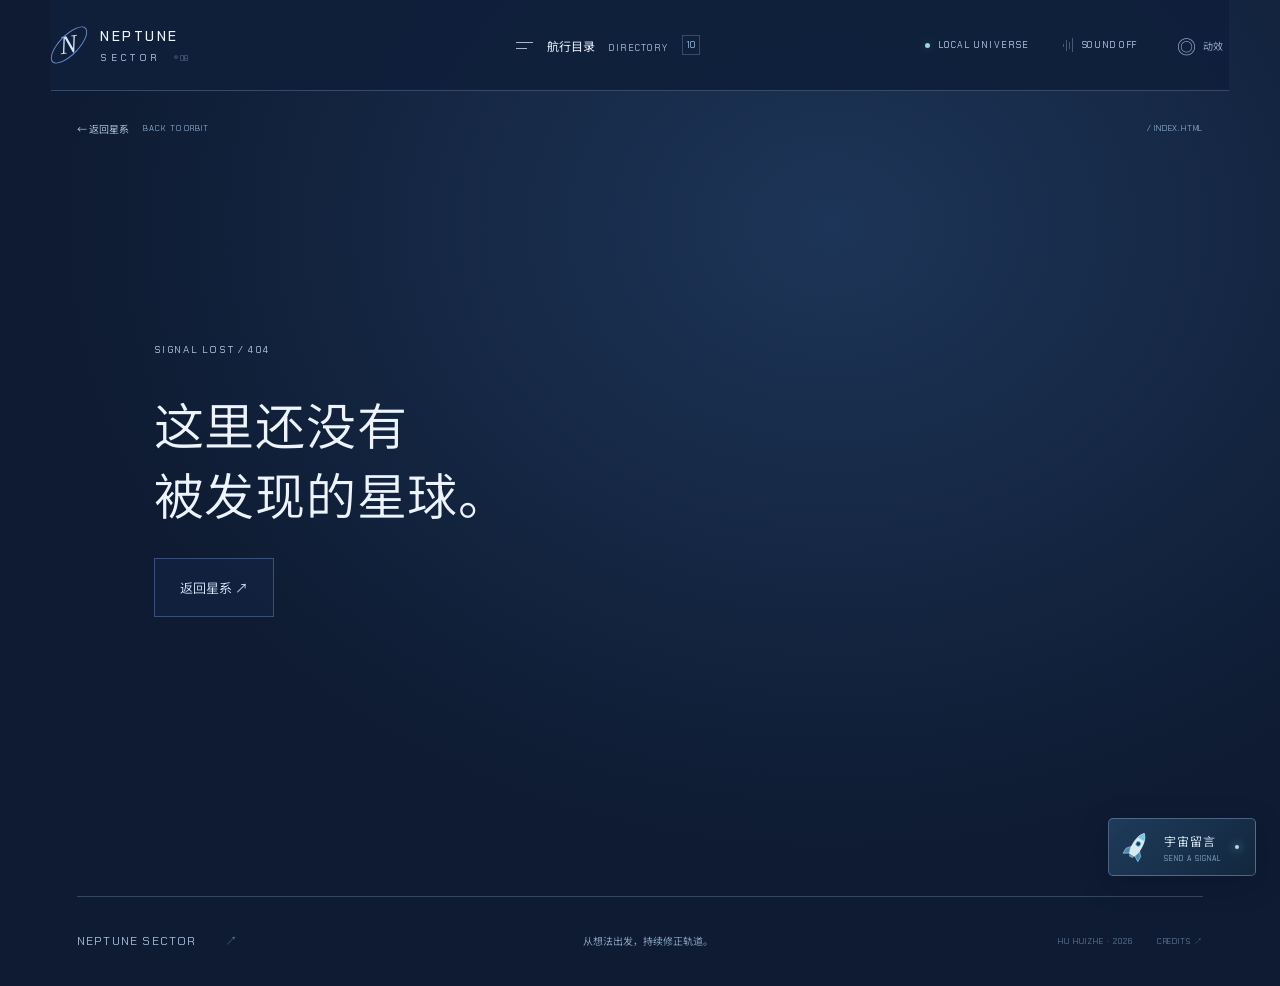
<file: index.html>
<!doctype html>
<html lang="zh-CN">
  <head>
    <meta charset="UTF-8" />
    <meta name="viewport" content="width=device-width, initial-scale=1.0" />
    <meta name="theme-color" content="#050914" />
    <meta name="description" content="胡惠哲 Neptune 的数字创作与学习轨迹。武汉理工大学数字经济专业，在 Vibe Coding 中探索从想法到产品的距离。" />
    <link rel="icon" type="image/svg+xml" href="/favicon.svg" />
    <title>NEPTUNE SECTOR — 胡惠哲的个人宇宙</title>
    <script type="module" crossorigin src="/assets/index-7cY8f13P.js"></script>
    <link rel="modulepreload" crossorigin href="/assets/three-CenKRY5A.js">
    <link rel="modulepreload" crossorigin href="/assets/scene-tools-gIc_NJH9.js">
    <link rel="stylesheet" crossorigin href="/assets/index-ClC5XIq_.css">
  </head>
  <body><div id="root"></div></body>
</html>
</file>
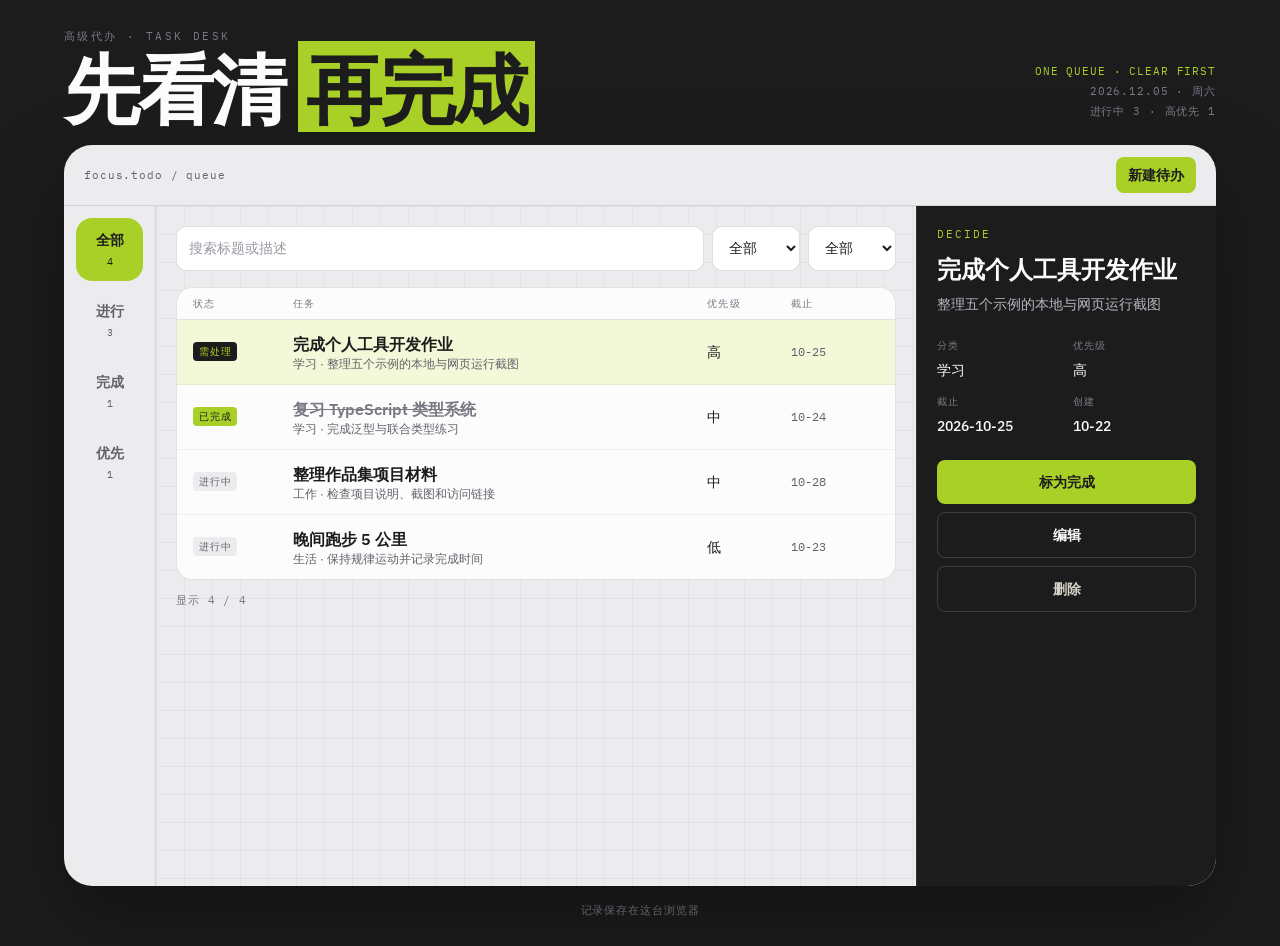
<file: focus-todo/index.html>
<!doctype html>
<html lang="zh-CN">
  <head>
    <meta charset="UTF-8" />
    <meta name="viewport" content="width=device-width, initial-scale=1.0" />
    <meta name="theme-color" content="#1C1C1D" />
    <title>高级代办 · 任务台</title>
    <link rel="preconnect" href="https://fonts.googleapis.com" />
    <link rel="preconnect" href="https://fonts.gstatic.com" crossorigin />
    <link href="https://fonts.googleapis.com/css2?family=Barlow+Condensed:wght@600;700&family=IBM+Plex+Mono:wght@400;500&family=IBM+Plex+Sans:wght@400;500;600&display=swap" rel="stylesheet" />
    <script type="module" crossorigin src="./assets/index-DZhG0tH2.js"></script>
    <link rel="stylesheet" crossorigin href="./assets/index-DT09UW1b.css">
  </head>
  <body>
    <div id="root"></div>
  </body>
</html>
</file>
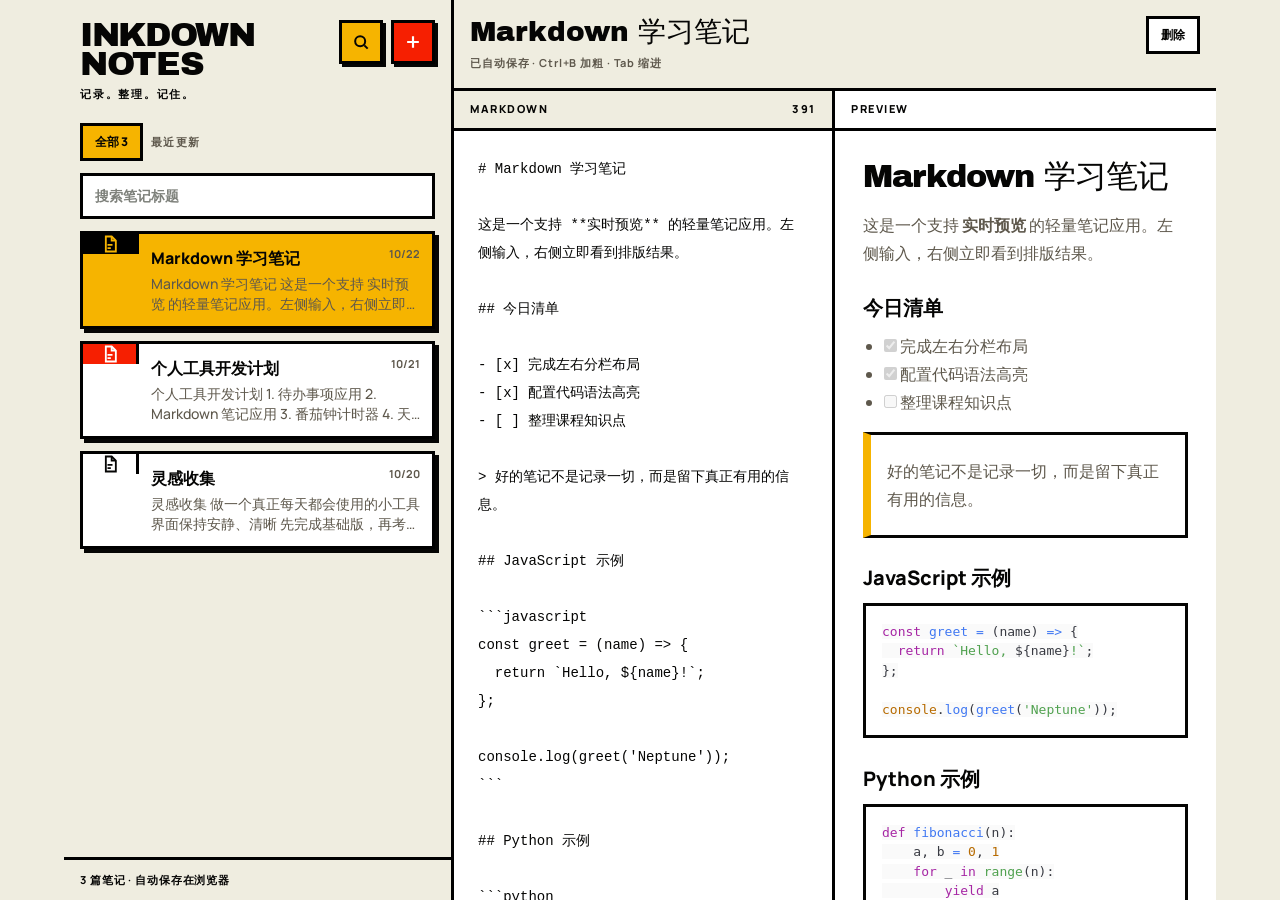
<file: markdown-notes/index.html>
<!doctype html>
<html lang="zh-CN">
  <head>
    <meta charset="UTF-8" />
    <meta name="viewport" content="width=device-width,initial-scale=1" />
    <meta name="theme-color" content="#EFEDE0" />
    <title>Inkdown · Markdown 笔记</title>
    <link rel="preconnect" href="https://fonts.googleapis.com" />
    <link rel="preconnect" href="https://fonts.gstatic.com" crossorigin />
    <link href="https://fonts.googleapis.com/css2?family=Archivo+Black&family=Manrope:wght@400;500;600;700;800&display=swap" rel="stylesheet" />
    <script type="module" crossorigin src="./assets/index-CFXbi8YB.js"></script>
    <link rel="stylesheet" crossorigin href="./assets/index-D6usSImq.css">
  </head>
  <body>
    <div id="root"></div>
  </body>
</html>
</file>
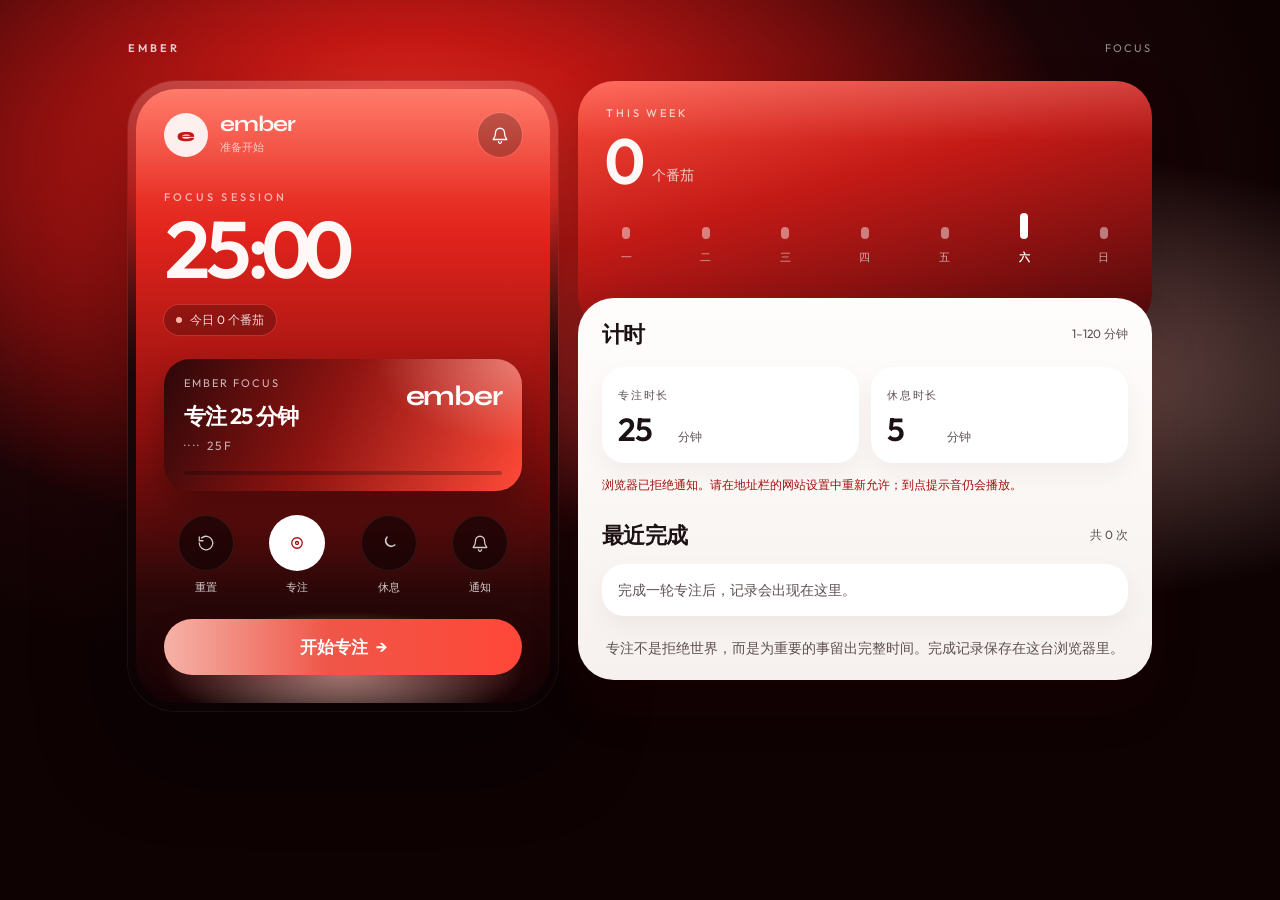
<file: pomodoro/index.html>
<!doctype html>
<html lang="zh-CN">
  <head>
    <meta charset="UTF-8" />
    <meta name="viewport" content="width=device-width,initial-scale=1" />
    <meta name="theme-color" content="#0E0203" />
    <title>Ember · 番茄钟</title>
    <link rel="preconnect" href="https://fonts.googleapis.com" />
    <link rel="preconnect" href="https://fonts.gstatic.com" crossorigin />
    <link
      href="https://fonts.googleapis.com/css2?family=Outfit:wght@400;500;600;700&family=Syne:wght@600;700;800&display=swap"
      rel="stylesheet"
    />
    <script type="module" crossorigin src="./assets/index-5icCgReM.js"></script>
    <link rel="stylesheet" crossorigin href="./assets/index-CxSXeDcu.css">
  </head>
  <body>
    <div id="root"></div>
  </body>
</html>
</file>
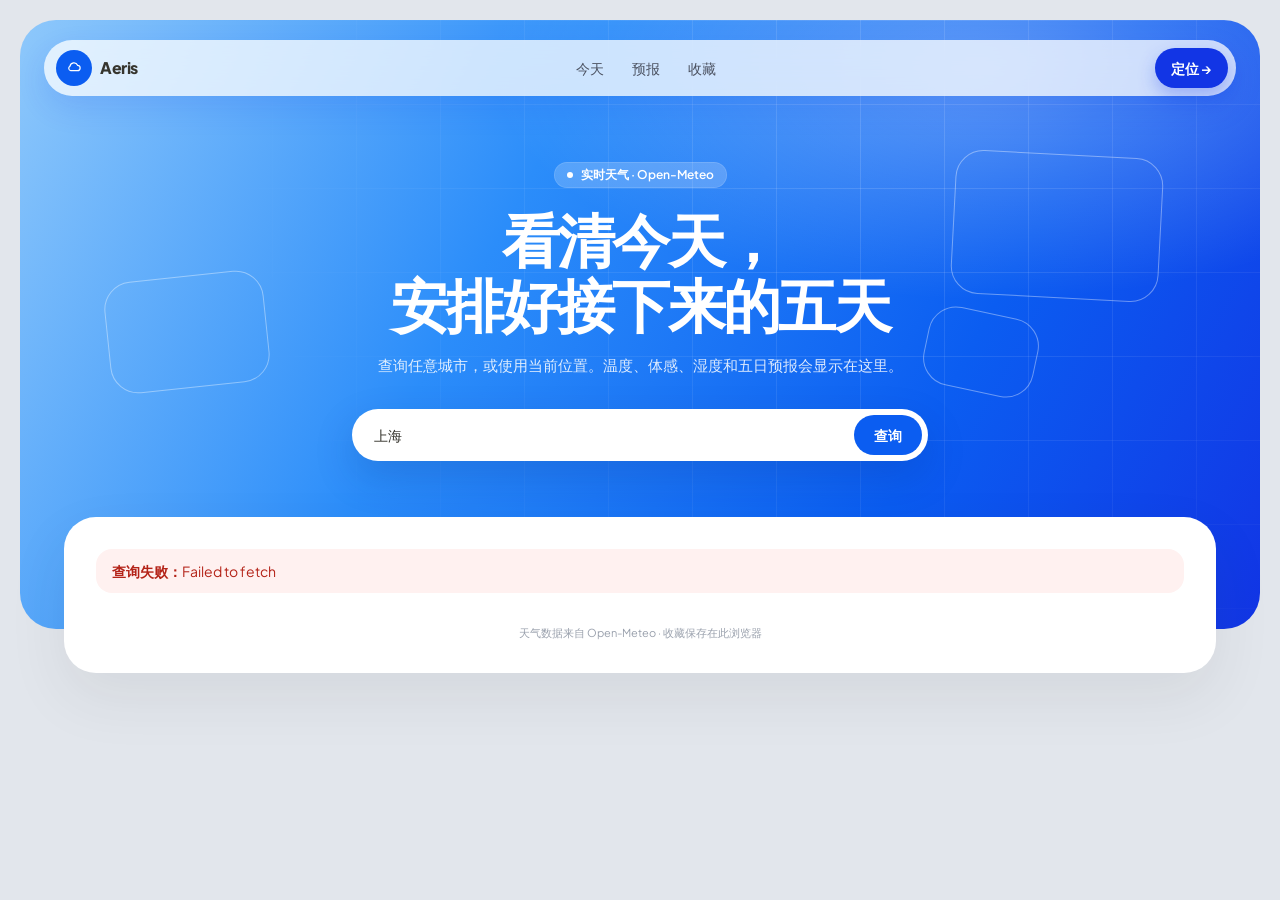
<file: weather/index.html>
<!doctype html>
<html lang="zh-CN">
  <head>
    <meta charset="UTF-8" />
    <meta name="viewport" content="width=device-width,initial-scale=1" />
    <meta name="theme-color" content="#2B8DFA" />
    <title>Aeris · 天气查询</title>
    <link rel="preconnect" href="https://fonts.googleapis.com" />
    <link rel="preconnect" href="https://fonts.gstatic.com" crossorigin />
    <link href="https://fonts.googleapis.com/css2?family=Plus+Jakarta+Sans:wght@400;500;600;700;800&display=swap" rel="stylesheet" />
    <script type="module" crossorigin src="./assets/index-BwS3NFFG.js"></script>
    <link rel="stylesheet" crossorigin href="./assets/index-DB2hMRP6.css">
  </head>
  <body>
    <div id="root"></div>
  </body>
</html>
</file>
<file: assets/index-ClC5XIq_.css>
.evidence-dialog{width:min(1120px,94vw);height:min(820px,90svh);max-width:94vw;max-height:90svh;padding:0;border:1px solid #87b2d65c;border-radius:12px;background:#11233b;color:#dce9f7;overflow:hidden;box-shadow:0 30px 100px #0008}.evidence-dialog::backdrop{background:#030d1bd9;-webkit-backdrop-filter:blur(9px);backdrop-filter:blur(9px)}.evidence-shell{height:100%;display:flex;flex-direction:column;min-height:0}.evidence-dialog-header{padding:20px 26px 14px;display:flex;justify-content:space-between;align-items:center;gap:18px;flex:none}.evidence-dialog-header .kicker{font-size:9px;color:#90b2d2;margin:0 0 8px}.evidence-dialog-header h2{font-size:25px;font-weight:400;margin:0}.evidence-document-tabs{display:grid;grid-template-columns:repeat(4,minmax(0,1fr));gap:8px;padding:0 26px 16px;flex:none;border-bottom:1px solid #8bb0d22e}.evidence-document-tabs button{text-align:left;padding:12px;border:1px solid #7fa5c43d;border-radius:4px;background:#ffffff03;color:#a9c1d9;cursor:pointer;min-width:0}.evidence-document-tabs small{display:block;margin-bottom:7px;font-size:8px}.evidence-document-tabs span{font-size:12px;line-height:1.5}.evidence-document-tabs [aria-selected=true]{border-color:#8dd6ec;background:#7ac3df14;color:#e1f5ff}.evidence-reader-layout{display:grid;grid-template-columns:210px minmax(0,1fr);flex:1;min-height:0}.evidence-chapters{overflow:auto;padding:20px 12px;border-right:1px solid #8bb0d22e}.evidence-chapters button{display:flex;gap:10px;width:100%;padding:12px 10px;text-align:left;color:#9db5cf;font-size:12px;line-height:1.6;border-radius:4px;cursor:pointer}.evidence-chapters small{color:#7096b7;font:10px var(--mono);padding-top:3px;flex:none}.evidence-chapters [aria-current=page]{background:#78bdda17;color:#c7edf9}.evidence-document{min-width:0;overflow:auto;padding:24px 30px;overscroll-behavior:contain;line-height:1.95;font-size:13px;overflow-wrap:anywhere}.evidence-document-detail{color:#8eacc8;font-size:11px;margin:0 0 18px}.evidence-document h2{font-size:23px;font-weight:400;line-height:1.5;margin:0 0 22px;color:#e7f4ff}.evidence-document h3{font-size:16px;font-weight:500;margin:28px 0 14px;color:#d4eafa}.evidence-document p{margin:0 0 16px}.evidence-document ul,.evidence-document ol{padding-left:22px;margin:0 0 18px}.evidence-document li{margin-bottom:8px}.evidence-document code{font-size:12px;padding:2px 5px;background:#7baaca16;color:#bfe3ee;border-radius:3px}.evidence-document a{color:#9cdbf0;text-decoration:underline;text-underline-offset:4px}.evidence-document table{border-collapse:collapse;width:100%;font-size:12px;line-height:1.8}.evidence-document th,.evidence-document td{text-align:left;padding:12px;vertical-align:top;border:1px solid #8bb0d22e;min-width:130px}.evidence-document th{background:#729ec715;color:#d4eafa}.evidence-reader-footer{display:flex;justify-content:space-between;align-items:center;gap:12px;padding:14px 26px;border-top:1px solid #8bb0d22e;flex:none;color:#a5c5df;font-size:12px}.evidence-reader-footer>div{display:flex;gap:18px;align-items:center}.evidence-reader-footer button{min-height:36px;cursor:pointer}.evidence-reader-footer button:disabled{opacity:.35;cursor:default}.evidence-reader-footer .mono{font-size:10px;color:#7e9bb8}.evidence-dialog button:focus-visible,.evidence-dialog a:focus-visible{outline:2px solid #8dd6ec;outline-offset:2px}.evidence-launcher{width:100%;display:flex;align-items:center;justify-content:space-between;gap:25px;text-align:left;padding:24px;border:1px solid #8bb0d23d;border-radius:5px;cursor:pointer;background:#79a9d309;color:#c6dcec}.evidence-launcher strong{display:block;font-size:16px;font-weight:400;margin-bottom:8px}.evidence-launcher small{color:#8ca9c5;line-height:1.8}.evidence-launcher>span:last-child{font-size:25px;color:#9ad1e9}@media(max-width:700px){.evidence-dialog{width:96vw;max-width:96vw;height:93svh;max-height:93svh}.evidence-dialog-header{padding:16px}.evidence-dialog-header h2{font-size:21px}.evidence-document-tabs{padding:0 16px 12px;grid-template-columns:repeat(2,minmax(0,1fr));gap:6px}.evidence-document-tabs button{padding:9px}.evidence-document-tabs small{font-size:7px;margin-bottom:4px}.evidence-document-tabs span{font-size:11px}.evidence-reader-layout{display:flex;flex-direction:column}.evidence-chapters{display:flex;gap:6px;overflow-x:auto;flex:none;padding:10px 16px;border-right:0;border-bottom:1px solid #8bb0d22e}.evidence-chapters button{width:auto;white-space:nowrap;padding:8px 10px;font-size:11px}.evidence-document{padding:18px;flex:1;min-height:0;font-size:12px}.evidence-document h2{font-size:20px}.evidence-reader-footer{padding:10px 16px;font-size:11px}.evidence-reader-footer>div{gap:10px}.evidence-reader-footer .mono{font-size:9px}.evidence-launcher{padding:19px}}.evidence-document pre{overflow:auto;white-space:pre;max-width:100%;padding:16px;background:#071528;border:1px solid #8bb0d22e;border-radius:5px;line-height:1.75}.evidence-document pre code{padding:0;background:none;border-radius:0}@media(max-width:700px){.evidence-document-tabs{grid-template-columns:repeat(2,minmax(0,1fr))!important}}.evidence-reader-layout.evidence-demo-layout{display:flex;flex-direction:column}.evidence-demo-content{display:flex;flex-direction:column;flex:1;min-height:0;padding:12px 20px;gap:10px}.evidence-demo-content .evidence-document-detail{margin:0;flex:none}.evidence-demo-frame{width:100%;flex:1;min-height:0;border:1px solid #8bb0d23d;border-radius:5px;background:#f3f5f8;color-scheme:light}@media(max-width:700px){.evidence-demo-content{padding:10px;gap:8px}}.infinite-spiral{position:relative;width:100%;height:100%;min-height:0;overflow:hidden;isolation:isolate;touch-action:pan-x;-webkit-user-select:none;user-select:none;cursor:grab;outline-offset:-3px}.infinite-spiral:active{cursor:grabbing}.infinite-spiral__stage{position:absolute;top:0;right:0;bottom:0;left:0;transform-style:preserve-3d}.infinite-spiral__item{position:absolute;top:50%;left:50%;display:block;width:var(--infinite-spiral-card-width);height:var(--infinite-spiral-card-height);overflow:hidden;border:1px solid #adc8e54d;border-radius:8px;background:#152a43;box-shadow:0 14px 38px #060e1e33;backface-visibility:hidden;will-change:transform,opacity,filter;visibility:hidden}.infinite-spiral[data-ready=true] .infinite-spiral__item{visibility:visible}.profile-experience{container-type:size;overflow:hidden!important;padding-top:14px}.experience-timeline{height:100%;min-width:0;display:grid;grid-template-rows:auto auto minmax(0,1fr) auto}.experience-heading{display:flex;align-items:center;justify-content:space-between;gap:12px;margin-bottom:8px}.experience-heading .mono{font-size:8px;letter-spacing:.12em;color:#9cb6d2;margin:0 0 5px}.experience-heading>div>span{font-size:9px;color:#8da8c6}.timeline-play{flex-shrink:0;min-height:32px;padding:5px 9px;border:1px solid #aac7df3b;background:#a7c6df09;color:#c4daed;font-size:10px;border-radius:3px}.timeline-play:disabled{opacity:.6}.spiral-experience-card{--experience-accent:#a9c9e9;display:flex;flex-direction:column;height:100%;padding:15px 17px;border-top:2px solid var(--experience-accent);background:linear-gradient(130deg,#1d3851,#13253d);overflow:auto;scrollbar-width:none}.experience-honor{--experience-accent:#edc78f}.experience-project{--experience-accent:#9cd8cd}.spiral-experience-date{display:flex;align-items:center;gap:8px;font-family:var(--mono);flex-shrink:0}.spiral-experience-date time{font-size:15px;color:#deebf9;white-space:nowrap}.spiral-experience-date>span{font-size:8px;color:var(--experience-accent);border:1px solid #a6c8df33;border-radius:2px;padding:1px 4px}.spiral-experience-date small{font-family:Noto Sans SC Variable,sans-serif;font-size:8px;margin-left:auto;color:var(--experience-accent);white-space:nowrap}.spiral-experience-card h3{font-size:16px;font-weight:400;line-height:1.5;margin:11px 0 7px;color:#e4eefb}.spiral-experience-card>p{font-size:11px;line-height:1.8;color:#b9cde3;margin:0;text-wrap:pretty}.spiral-ongoing{display:flex;align-items:center;gap:6px;font-size:8px;color:#9ebbd5;margin-top:auto;padding-top:8px}.spiral-ongoing>i{width:4px;height:4px;border-radius:50%;background:var(--experience-accent)}.experience-featured{background:linear-gradient(135deg,#3d372c,#1e2d40);border-top-width:3px}.experience-featured h3{font-size:20px;color:#ffe0aa;letter-spacing:.035em}.experience-featured .spiral-experience-date time{color:#f0dbb9}.infinite-spiral__item.is-active:has(.experience-featured){border-color:#f0cf9399;box-shadow:0 0 28px #d8b57512,0 14px 38px #060e1e33}.timeline-navigation{display:flex;justify-content:space-between;align-items:center;gap:10px;margin-top:6px;color:#8eaac8;font-size:9px}.timeline-current{display:flex;align-items:center;gap:10px;min-width:0;overflow:hidden}.timeline-current>b{font-size:9px;font-weight:400;white-space:nowrap;color:#cee4f7}.timeline-current>span{overflow:hidden;text-overflow:ellipsis;white-space:nowrap;font-size:9px;color:#aac3dc}.timeline-navigation>div{display:flex;gap:8px;flex-shrink:0}.timeline-navigation button{width:34px;height:30px;border:1px solid #afcbe238;color:#bed9f0;background:#8bb3d409;border-radius:3px}.timeline-navigation button:hover,.timeline-play:hover{border-color:#b7d9ef99;background:#81b2da1c}.profile-tabs button{white-space:nowrap}.profile-tabs{gap:20px}.profile-dossier:has(#profile-experience:not([hidden])) .profile-identity>.mono{display:none}.profile-dossier:has(#profile-experience:not([hidden])) .profile-identity h1{font-size:25px}.profile-dossier:has(#profile-experience:not([hidden])) .profile-identity>p:last-child{margin-top:8px}.profile-dossier:has(#profile-experience:not([hidden])) .profile-tabs{margin-top:14px}@container (max-height:300px){.experience-heading>div>span{display:none}.experience-heading .mono{font-size:7px;margin:0}.timeline-play{min-height:27px;font-size:9px}.experience-heading{margin-bottom:3px}.timeline-navigation{margin-top:3px}}@media(max-width:900px){.profile-tabs{gap:14px}.profile-tabs button{gap:6px}.profile-tabs button span{font-size:10px}}@media(max-width:600px){.profile-tabs{gap:13px}.profile-tabs button{gap:5px}.profile-tabs button span{font-size:9px}.identity-card:has(#profile-experience:not([hidden])) .profile-portrait{height:92px}.identity-card:has(#profile-experience:not([hidden])) .portrait-index{display:none}.identity-card:has(#profile-experience:not([hidden])) .profile-portrait figcaption{bottom:15px}.identity-card:has(#profile-experience:not([hidden])) .profile-portrait strong{font-size:29px;margin-top:0}.identity-card:has(#profile-experience:not([hidden])) .profile-portrait figcaption>.mono,.identity-card:has(#profile-experience:not([hidden])) .profile-portrait small{display:none}.profile-dossier:has(#profile-experience:not([hidden])) .profile-identity h1{font-size:21px}.profile-dossier:has(#profile-experience:not([hidden])) .profile-identity>p:last-child{display:none}.profile-dossier:has(#profile-experience:not([hidden])) .profile-tabs{margin-top:8px}.profile-experience{padding-top:10px}.timeline-current>b,.timeline-current>span{font-size:8px}.experience-heading .mono{font-size:7px}}.academic-results{display:grid;grid-template-columns:repeat(3,minmax(0,1fr));gap:12px;margin:0 0 12px;padding:0 0 12px;border-bottom:1px solid #abc3df29}.academic-results>div{min-width:0}.academic-results dt{font-size:9px;color:#9cb6d2;margin-bottom:5px}.academic-results dd{margin:0;font-size:clamp(18px,2vw,25px);line-height:1.3;font-family:var(--mono);color:#e5f1ff;white-space:nowrap}@media(max-width:600px){.academic-results{gap:8px;margin-bottom:8px;padding-bottom:8px}.academic-results dt{font-size:8px}.academic-results dd{font-size:19px}}.profile-page{width:min(1220px,88%);margin:22px auto 26px}.profile-overline{display:flex;align-items:center;justify-content:space-between;font-size:9px;letter-spacing:.15em;color:#9db8d7;margin-bottom:15px}.profile-overline>span:last-child{display:flex;align-items:center;gap:8px}.profile-overline i{width:5px;height:5px;border-radius:50%;background:#9dddd8;box-shadow:0 0 12px #98e4e0}.identity-card{display:grid;grid-template-columns:42% 58%;height:clamp(540px,calc(100svh - 205px),800px);border:1px solid #b8cfe333;border-radius:5px;overflow:hidden;background:linear-gradient(125deg,#162d48e6,#13243be6);box-shadow:0 30px 80px #06101f35}.profile-portrait{position:relative;margin:0;min-width:0;overflow:hidden;background:#15283e;border-right:1px solid #b8cfe326;isolation:isolate}.profile-portrait>img{height:100%;width:100%;object-fit:cover;object-position:50% 42%;display:block}.profile-portrait:after{content:"";position:absolute;top:0;right:0;bottom:0;left:0;pointer-events:none;background:linear-gradient(180deg,#10213a40,transparent 35%,transparent 55%,#101f39f5),linear-gradient(90deg,#6193c61c,transparent 60%)}.portrait-sheen{position:absolute;z-index:1;top:0;right:0;bottom:0;left:0;background:radial-gradient(ellipse at 20% 90%,#428ce733,transparent 60%);pointer-events:none}.portrait-index{position:absolute;z-index:2;top:22px;left:24px;font-size:7px;color:#e7f2ff;letter-spacing:.15em}.portrait-orbit{position:absolute;z-index:1;bottom:7%;left:-22%;width:145%;height:25%;border:1px solid #c7eaff4d;transform:rotate(-20deg);border-radius:50%;pointer-events:none}.profile-portrait figcaption{position:absolute;z-index:2;bottom:30px;left:30px;right:20px}.profile-portrait figcaption>.mono{font-size:8px;letter-spacing:.2em;color:#b7d6f7}.profile-portrait strong{display:block;font-family:var(--mono);font-size:clamp(38px,4.8vw,70px);font-weight:400;letter-spacing:-.02em;line-height:1.2;margin-top:10px}.profile-portrait strong span{font-size:25px;margin-left:14px;color:#b7dfff}.profile-portrait small{display:block;font-size:10px;letter-spacing:.12em;margin-top:12px;color:#c7daee}.profile-dossier{min-width:0;min-height:0;display:flex;flex-direction:column;padding:clamp(25px,3.3vw,48px)}.profile-identity>.mono{font-size:9px;letter-spacing:.2em;color:#9ab8d8;margin:0 0 16px}.profile-identity h1{font-size:clamp(26px,3vw,43px);line-height:1.4;font-weight:350;letter-spacing:.02em;margin:0}.profile-identity h1>span{white-space:nowrap}.profile-identity>p:last-child{color:#a7c0db;font-size:11px;margin:16px 0 0}.profile-identity>p:last-child>span{color:#5e7c9d;margin:0 8px}.profile-tabs{display:flex;gap:26px;border-bottom:1px solid #abc3df29;margin-top:28px;flex-shrink:0}.profile-tabs button{padding:12px 0;border:0;border-bottom:2px solid transparent;background:none;color:#829cb9;font-family:var(--mono);font-size:10px;display:flex;gap:10px;align-items:center;min-height:44px}.profile-tabs button span{font-family:Noto Sans SC Variable,sans-serif;font-size:12px}.profile-tabs button[aria-selected=true]{color:#e6f1ff;border-color:#9fd6ed}.profile-tabs button:focus-visible,.profile-card-footer button:focus-visible{outline:2px solid #a6dcff;outline-offset:3px}.profile-panel{flex:1;min-height:0;overflow-y:auto;padding:22px 0 12px;scrollbar-width:thin;scrollbar-color:#546e8a transparent}.profile-panel[hidden]{display:none}.profile-lead{font-size:clamp(17px,1.7vw,22px);font-weight:350;line-height:1.8;margin:0 0 12px;color:#e3edfa}.profile-description{font-size:12px;line-height:2;color:#a8bfd8;max-width:460px;margin:0}.bio-space{margin-top:24px;padding:18px 18px 16px;border:1px dashed #9eb9d630;background:#779db408}.bio-space>.mono{font-size:8px;letter-spacing:.18em;color:#96b3d2}.bio-space>p{font-size:12px;color:#c8d8e9;margin:12px 0}.bio-space>div{display:grid;gap:9px;max-width:90%;margin:16px 0}.bio-space i{height:1px;display:block;background:#9bb7d61f}.bio-space i:last-child{width:65%}.bio-space small{font-size:10px;color:#839fbe}.profile-card-footer{display:flex;align-items:center;justify-content:space-between;gap:12px;border-top:1px solid #abc3df29;padding-top:12px;flex-shrink:0}.profile-card-footer>.mono{color:#8ea7c5;font-size:7px;letter-spacing:.13em}.profile-card-footer button{background:none;border:0;color:#d1e5fa;font-size:11px;min-height:36px}.profile-card-footer button>span{margin-left:15px}.contact-options{display:grid;margin-top:12px}.contact-options>a,.contact-options>button{display:flex;align-items:center;gap:18px;width:100%;text-align:left;border:0;border-bottom:1px solid #b3cce52b;background:none;padding:17px 0;color:#e0ecfa;min-height:76px;transition:background .2s}.contact-options>a:hover,.contact-options>button:hover{background:#6e9dc512}.contact-symbol{width:36px;height:36px;display:grid;place-items:center;border:1px solid #97bfdf4a;border-radius:50%;font-family:var(--mono);color:#aaceec;font-size:18px}.contact-options small{display:block;font-family:var(--mono);font-size:8px;letter-spacing:.12em;color:#90adcc;margin-bottom:6px}.contact-options strong{font-size:16px;font-weight:400;font-family:var(--mono);overflow-wrap:anywhere}.contact-options>button strong{font-family:inherit;font-size:13px}.contact-options>a>span:last-child,.contact-options>button>span:last-child{margin-left:auto;color:#9fc9eb}.wechat-dialog{width:min(390px,90vw);padding:22px;border:1px solid #96bbdc66;border-radius:6px;background:#142840;color:#e5effb;max-height:92svh;overflow:auto}.wechat-dialog::backdrop{background:#05101fd9;-webkit-backdrop-filter:blur(8px);backdrop-filter:blur(8px)}.wechat-heading{display:flex;justify-content:space-between;align-items:center;margin-bottom:14px}.wechat-heading .mono{font-size:8px;letter-spacing:.17em;color:#a0bfdc}.wechat-heading h2{font-size:19px;font-weight:400;margin:8px 0 0}.wechat-dialog>img{display:block;width:100%;height:auto;background:#fff;border-radius:3px}.wechat-dialog>p{font-size:11px;line-height:1.7;color:#a9c2db}.wechat-dialog>a{display:inline-block;padding:10px 0;font-size:12px;color:#d6e9fb}body:has(.profile-page) .site-footer{display:none}@media(max-width:900px){.profile-page{width:90%;margin-top:20px}.identity-card{grid-template-columns:38% 62%}.profile-dossier{padding:25px}.profile-card-footer>.mono{font-size:6px}.profile-portrait figcaption{left:20px;bottom:24px}.portrait-index{left:20px;font-size:6px}.profile-tabs{gap:20px}.profile-tabs button span{font-size:11px}}@media(max-width:600px){.profile-page{margin:16px auto 18px;width:90%}.profile-overline{font-size:7px;margin-bottom:12px}.profile-overline>span:last-child{font-size:6px}.identity-card{display:flex;flex-direction:column;height:calc(100svh - 184px);min-height:575px}.profile-portrait{height:175px;flex-shrink:0;border-right:0;border-bottom:1px solid #b8cfe326}.profile-portrait>img{width:44%;height:100%;object-fit:cover;object-position:50% 34%;margin-left:auto}.profile-portrait:after{background:linear-gradient(90deg,#13243b 34%,#13243b20 74%,transparent),linear-gradient(0deg,#13243b66,transparent 50%)}.portrait-index{top:18px;left:20px;width:140px;line-height:1.7}.profile-portrait figcaption{left:20px;bottom:22px}.profile-portrait strong{font-size:35px}.profile-portrait strong span{font-size:17px;margin-left:6px}.profile-portrait small{font-size:8px;letter-spacing:0;max-width:160px}.profile-portrait figcaption>.mono{font-size:6px}.portrait-orbit{left:-25%;height:55%;width:100%;bottom:-20%}.profile-dossier{padding:20px 22px 12px;flex:1}.profile-identity>.mono{display:none}.profile-identity h1{font-size:24px}.profile-identity>p:last-child{font-size:9px;margin-top:9px}.profile-tabs{margin-top:14px}.profile-tabs button{min-height:40px;padding:8px 0;font-size:8px;gap:8px}.profile-tabs button span{font-size:10px}.profile-panel{padding-top:14px}.profile-lead{font-size:16px;line-height:1.7;margin-bottom:9px}.profile-description{font-size:11px;line-height:1.9}.bio-space{margin-top:16px;padding:12px}.bio-space>p{font-size:11px;margin:9px 0}.bio-space>div{margin:10px 0}.bio-space small{font-size:9px}.profile-card-footer{padding-top:8px}.profile-card-footer>.mono{font-size:6px;letter-spacing:0}.contact-options{margin-top:4px}.contact-options>a,.contact-options>button{padding:11px 0;min-height:66px;gap:12px}.contact-options strong{font-size:14px}.contact-options small{font-size:7px}.contact-symbol{width:30px;height:30px;font-size:15px}.wechat-dialog{padding:18px}}@media(prefers-reduced-motion:reduce){.contact-options>a,.contact-options>button{transition:none}}.profile-story{padding-right:12px}.profile-story>p{font-size:13px;line-height:2.1;color:#b9cde2;margin:0 0 20px;text-wrap:pretty}.profile-story>.profile-lead{font-size:17px;line-height:1.9;color:#e3edfa;margin-bottom:22px}.profile-story>p:last-child{margin-bottom:6px}@media(max-width:600px){.profile-story{padding-right:8px}.profile-story>p{font-size:12px;line-height:2;margin-bottom:18px}.profile-story>.profile-lead{font-size:15px;margin-bottom:18px}}.reflection-page .reading-heading{margin-bottom:46px}.reflection-notebook{display:grid;grid-template-columns:230px minmax(0,1fr);border:1px solid #8bb0d23d;background:linear-gradient(135deg,#192d46e8,#102038e8);border-radius:8px;overflow:hidden}.reflection-chapters{padding:18px 12px;border-right:1px solid #8bb0d22e;display:flex;flex-direction:column;gap:7px}.reflection-chapters button{display:flex;align-items:center;gap:14px;text-align:left;padding:17px 13px;color:#a3bad1;border:1px solid transparent;border-radius:4px;cursor:pointer}.reflection-chapters button>small{font-size:10px;color:#80a4c5}.reflection-chapters button>span:nth-child(2){font-size:14px;flex:1}.reflection-chapters button>span>small{display:block;font-size:8px;letter-spacing:.08em;margin-top:7px;color:#799ab9}.reflection-chapters button>span:last-child{color:#729bbd}.reflection-chapters [aria-selected=true]{background:#8dc9e614;border-color:#95c9e34d;color:#e3f3fd}.reflection-panel{display:flex;flex-direction:column;min-width:0;height:570px;height:clamp(500px,68svh,640px)}.reflection-panel-meta{display:flex;justify-content:space-between;gap:18px;padding:23px 32px;border-bottom:1px solid #8bb0d22e;font-size:9px;color:#8faecb;letter-spacing:.07em;flex:none}.reflection-copy{padding:30px 36px;overflow:auto;flex:1;min-height:0;overscroll-behavior:contain}.reflection-copy h2{font-size:clamp(21px,2.3vw,30px);font-weight:400;line-height:1.6;margin:0 0 25px;color:#e3effb;letter-spacing:.01em}.reflection-copy p{font-size:14px;line-height:2.15;margin:0 0 20px;color:#b6cadf}.reflection-copy .text-link{font-size:12px;margin-top:6px}.reflection-panel-footer{display:flex;align-items:center;justify-content:space-between;padding:13px 32px;border-top:1px solid #8bb0d22e;flex:none;color:#aecce3;font-size:12px}.reflection-panel-footer button{min-height:36px;cursor:pointer}.reflection-panel-footer button:disabled{opacity:.3;cursor:default}.reflection-panel-footer .mono{font-size:10px;color:#8cabc8}.reflection-notebook button:focus-visible,.reflection-copy:focus-visible,.reflection-notebook a:focus-visible{outline:2px solid #8dd6ec;outline-offset:-2px}@media(max-width:800px){.reflection-notebook{grid-template-columns:1fr}.reflection-chapters{display:grid;grid-template-columns:repeat(3,minmax(0,1fr));padding:10px;gap:5px;border-right:0;border-bottom:1px solid #8bb0d22e}.reflection-chapters button{padding:12px 8px;gap:7px}.reflection-chapters button>span:nth-child(2){font-size:11px}.reflection-chapters button>span>small{display:none}.reflection-chapters button>span:last-child{font-size:11px}.reflection-panel{height:580px;height:clamp(460px,70svh,640px)}.reflection-panel-meta{padding:18px;font-size:8px}.reflection-copy{padding:24px 20px}.reflection-copy p{font-size:13px}.reflection-panel-footer{padding:10px 20px}.reflection-page .reading-heading{margin-bottom:30px}}.guestbook{position:fixed;right:24px;bottom:calc(24px + env(safe-area-inset-bottom,0px));z-index:42;font-family:Noto Sans SC Variable,sans-serif}.guestbook[hidden]{display:none}.guestbook-launcher{display:flex;align-items:center;gap:12px;padding:11px 16px 11px 11px;min-height:58px;border:1px solid #9fc9e75e;border-radius:5px;background:linear-gradient(135deg,#213e5eed,#13283ff2);color:#e0f0ff;box-shadow:0 8px 28px #020b2140;-webkit-backdrop-filter:blur(18px);backdrop-filter:blur(18px);transition:border-color .2s,background .2s}.guestbook-launcher:hover,.guestbook-launcher.is-open{border-color:#b0e4fc;background:#284c6cec}.guestbook-launcher:disabled{cursor:default;opacity:.85}.guestbook-launcher>span:nth-child(2){font-size:12px;text-align:left;letter-spacing:.08em}.guestbook-launcher small{display:block;font-size:7px;letter-spacing:.14em;color:#8caecb;margin-top:5px}.guestbook-launcher-icon{display:grid;place-items:center;width:32px;height:34px}.guestbook-launcher-icon svg{width:23px;height:34px;transform:rotate(30deg)}.guestbook-status-dot{width:4px;height:4px;border-radius:50%;background:#a9e1e8;box-shadow:0 0 8px #94dbe6;margin-left:2px}.guestbook-panel{position:absolute;right:0;bottom:73px;width:330px;max-width:calc(100vw - 32px);max-height:calc(100svh - 140px);overflow:auto;overscroll-behavior:contain;padding:23px;background:linear-gradient(135deg,#1c3551fa,#11233bfa);border:1px solid #a6cae447;border-radius:6px;box-shadow:0 22px 80px #01091d88;-webkit-backdrop-filter:blur(24px);backdrop-filter:blur(24px);transform-origin:bottom right}.guestbook-panel-heading{display:flex;align-items:center;justify-content:space-between;gap:8px}.guestbook-panel-heading>.mono{font-size:7px;letter-spacing:.12em;color:#96b8d5}.guestbook-panel-heading>button{background:none;border:0;font-size:23px;line-height:1;color:#bed9eb;min-width:32px;min-height:32px}.guestbook-panel h2{font-size:24px;line-height:1.6;font-weight:350;letter-spacing:.03em;margin:14px 0 8px}.guestbook-invitation{font-size:11px;line-height:1.9;color:#a9c4dc;margin:0 0 18px}.guestbook-panel textarea{resize:vertical;display:block;width:100%;min-height:112px;max-height:210px;padding:13px;background:#08192b88;color:#e7f3ff;border:1px solid #8eacc83b;border-radius:3px;line-height:1.9;font-size:13px;outline-offset:3px;transition:border-color .2s}.guestbook-panel textarea::placeholder{color:#7092b0}.guestbook-panel textarea:focus{outline:1px solid #95d8f3;border-color:#95d8f3}.guestbook-form-bottom{display:flex;justify-content:space-between;align-items:center;margin-top:12px;gap:12px}.guestbook-form-bottom>.mono{font-size:8px;color:#789dbb;letter-spacing:.1em}.guestbook-send{display:flex;align-items:center;justify-content:center;gap:13px;min-width:102px;min-height:42px;padding:8px 15px;border:1px solid #a5dff08c;border-radius:3px;background:#92cfe3;color:#10253a;font-size:12px;letter-spacing:.13em;transition:background .2s,opacity .2s}.guestbook-send svg{width:16px;height:24px;transform:rotate(32deg)}.guestbook-send:disabled{opacity:.35;cursor:not-allowed}.guestbook-send:not(:disabled):hover{background:#c1effa}.guestbook-storage{font-size:9px;color:#829fb9;line-height:1.8;margin:16px 0 0}.guestbook-error{font-size:11px;color:#ffd1b0;line-height:1.8}.guestbook-history{border-top:1px solid #a4bfd626;margin-top:16px;padding-top:13px}.guestbook-history>summary{cursor:pointer;color:#acc9df;font-size:10px;min-height:30px}.guestbook-history summary .mono{float:right;font-size:8px;color:#7997b2}.guestbook-history ol{list-style:none;margin:0;padding:0}.guestbook-history li{border-top:1px solid #abc5da18;padding:9px 0}.guestbook-history p{font-size:11px;color:#c2d8e9;line-height:1.8;overflow-wrap:anywhere;white-space:pre-wrap;margin:0 0 5px}.guestbook-history time{font-size:8px;color:#7694ad;font-family:var(--mono)}.guestbook-toast{position:fixed;right:24px;bottom:calc(98px + env(safe-area-inset-bottom,0px));max-width:calc(100vw - 32px);z-index:43;border:1px solid #a4d3e444;background:#173049f2;border-radius:4px;padding:14px 17px;font-size:11px;color:#c9e8f4;box-shadow:0 10px 35px #06142660;pointer-events:none}.rocket-flight-layer{position:fixed;top:0;right:0;bottom:0;left:0;z-index:56;pointer-events:none;overflow:hidden;contain:strict}.rocket-fluid-smoke,.rocket-particle-smoke{position:absolute;top:0;right:0;bottom:0;left:0;width:100%;height:100%;display:block;pointer-events:none}.rocket-particle-smoke,.rocket-flight-layer[data-exhaust=particles] .rocket-fluid-smoke{display:none}.rocket-flight-layer[data-exhaust=particles] .rocket-particle-smoke{display:block}.message-rocket{position:absolute;left:0;top:0;width:0;height:0;visibility:hidden;will-change:transform;z-index:1}.rocket-vehicle{position:absolute;left:-24px;top:-35px;width:48px;height:76px;transform-origin:24px 35px;will-change:transform}.rocket-vehicle>svg{display:block;width:48px;height:76px;filter:drop-shadow(0 0 9px #78c9ff88)}.rocket-flame{transform-origin:24px 64px;animation:rocket-flame-flicker .12s linear infinite alternate}.rocket-cargo{position:absolute;top:-10px;right:38px;max-width:155px;padding:8px 11px;border:1px solid #a0d3ef66;border-radius:4px;background:#18334de8;color:#dbf3ff;font-size:10px;white-space:nowrap;box-shadow:0 0 20px #77bce71a}.guestbook-launcher.is-flying .guestbook-launcher-icon svg{opacity:0}.home-bottom{padding-right:180px}.target-readout{bottom:8%!important}body:has(dialog[open]) .guestbook,body:has(dialog[open]) .guestbook-toast{visibility:hidden}@keyframes rocket-flame-flicker{0%{transform:scaleY(.7)}to{transform:scaleY(1.2)}}@media(max-width:800px){.guestbook{right:16px;bottom:calc(16px + env(safe-area-inset-bottom,0px))}.guestbook-launcher{padding:8px 10px;min-height:48px;gap:7px}.guestbook-launcher>span:nth-child(2){font-size:10px}.guestbook-launcher small{font-size:6px;letter-spacing:.08em}.guestbook-launcher-icon{width:24px;height:30px}.guestbook-launcher-icon svg{width:20px;height:30px}.guestbook-launcher .guestbook-status-dot{display:none}.guestbook-panel{bottom:62px;padding:20px}.guestbook-panel h2{font-size:22px}.guestbook-toast{right:16px;bottom:calc(80px + env(safe-area-inset-bottom,0px));font-size:10px}.home-bottom{padding-right:130px;gap:10px}.home-bottom .credits-link,.home-bottom .home-hint{display:none}.home-bottom .mission-link{margin-right:auto}.target-readout{bottom:7%!important}}@media(prefers-reduced-motion:reduce){.guestbook-launcher,.guestbook-panel textarea,.guestbook-send{transition:none}.rocket-flame{animation:none}}@media(max-width:800px){.home-bottom .credits-link{display:flex}}.guestbook-delivery-status{font-size:11px;line-height:1.8;color:#c9d9e8;padding-top:12px}.guestbook-delivery-status button{margin-left:8px;color:#a9dbf5;background:transparent;border:1px solid #8eb2cb66;padding:4px 8px;border-radius:3px}.guestbook-delivery-status button:disabled{opacity:.5}.expense-dossier{--expense-accent:#e7c99e;--expense-border:#b2cbea30;scroll-margin-top:110px;padding-bottom:12px}.expense-dossier-heading{display:flex;justify-content:space-between;align-items:end;gap:24px;padding:16px 0 30px}.expense-dossier-heading>.mono,.expense-dossier-heading .mono{font-size:10px;letter-spacing:.13em;color:#b3c7df}.expense-dossier-heading h2{font-size:clamp(20px,2.5vw,30px);font-weight:400;letter-spacing:.035em;margin-top:14px}.expense-dossier-count{white-space:nowrap;padding-bottom:6px}.expense-dossier-count i{font-style:normal;color:#6886a7;margin:0 12px}.expense-main-tabs{display:flex;border:1px solid var(--expense-border);border-bottom:0;background:#10213ac9}.expense-main-tabs button{display:flex;align-items:center;gap:14px;min-height:74px;padding:18px 30px;flex:1;border-bottom:2px solid transparent;color:#9db6d1;font-size:16px;transition:background .2s,color .2s}.expense-main-tabs small{font-family:var(--mono);font-size:11px;color:#91a7c1}.expense-main-tabs button>span{font-family:var(--mono);font-size:10px;letter-spacing:.1em;margin-left:auto}.expense-main-tabs button+button{border-left:1px solid var(--expense-border)}.expense-main-tabs button[aria-selected=true]{background:#d8b4840d;color:#f3e3cc;border-bottom-color:var(--expense-accent)}.expense-dossier [role=tabpanel][hidden]{display:none}.expense-prd,.expense-evolution{border:1px solid var(--expense-border);background:linear-gradient(125deg,#142840,#102037)}.expense-document-bar{min-height:74px;padding:14px 24px;display:flex;align-items:center;gap:20px;border-bottom:1px solid var(--expense-border)}.expense-version-switch{display:flex;border:1px solid var(--expense-border);padding:3px;gap:4px;flex-shrink:0;border-radius:5px}.expense-version-switch button{min-height:38px;padding:7px 14px;font:12px var(--mono);color:#a8bed6;border-radius:3px}.expense-version-switch button span{font-size:9px;margin-left:5px}.expense-version-switch button[aria-pressed=true]{background:#d5be9d;color:#13223a}.expense-document-bar>p{font-size:12px;color:#b0c4dc}.expense-document-bar>a{margin-left:auto;color:var(--expense-accent);font-size:12px;min-height:44px;display:flex;align-items:center;gap:16px;white-space:nowrap}.expense-document-layout{height:clamp(480px,70svh,700px);display:grid;grid-template-columns:205px minmax(0,1fr)}.expense-chapters{padding:28px 16px;border-right:1px solid var(--expense-border);overflow:auto;scrollbar-width:thin;scrollbar-color:#6583a5 transparent}.expense-chapters>.mono{font-size:9px;letter-spacing:.14em;color:#819cbd;display:block;margin:0 12px 18px}.expense-chapters button{display:flex;align-items:center;gap:12px;text-align:left;width:100%;padding:12px;min-height:44px;color:#a6bdd7;font-size:12px;border-left:2px solid transparent}.expense-chapters button small{font:9px var(--mono);color:#6f8eaf}.expense-chapters button[aria-current]{color:#f0ddbf;border-left-color:var(--expense-accent);background:#d8b4840c}.expense-chapters>p{font-size:10px;line-height:1.9;color:#819ab8;padding:24px 12px}.expense-document-reader{overflow:auto;padding:32px clamp(24px,4vw,58px) 44px;overscroll-behavior:contain;scrollbar-width:thin;scrollbar-color:#6583a5 transparent;line-height:1.95;font-size:13px;color:#bfd0e3}.expense-document-reader section{padding-bottom:28px}.expense-document-reader section+section{padding-top:28px;border-top:1px solid var(--expense-border)}.expense-document-title>.mono{font-size:9px;letter-spacing:.13em;color:#a5bcd4}.expense-document-title h2{font-size:30px;font-weight:400;letter-spacing:.04em;color:#eef4fc;margin:12px 0 20px}.expense-document-title h2>span{display:block;font-size:13px;color:#a5bcd4;letter-spacing:.1em;margin-top:2px}.expense-reader-lead{font-size:15px;line-height:1.9;color:#efdfc7;max-width:600px}.expense-overview{margin-top:24px}.expense-overview>div{display:grid;grid-template-columns:76px minmax(0,1fr);gap:18px;margin-top:18px}.expense-overview dt{color:#8fa9c5;font-size:11px;padding-top:2px}.expense-overview dd{margin:0}.expense-document-reader h3{font-size:19px;font-weight:400;color:#ecdfcc;display:flex;gap:18px;align-items:center;margin-bottom:18px}.expense-document-reader h3>small{font-size:9px;color:#7896b7}.expense-document-reader p+p{margin-top:14px}.expense-document-reader ul,.expense-document-reader ol{padding-left:22px;margin:12px 0}.expense-document-reader li{padding-left:5px;margin:9px 0}.expense-document-reader li::marker{color:#c6ae8c}.expense-document-reader code{font:11px var(--mono);color:#e5c99f;background:#030f202e;border:1px solid #a1bddd21;padding:2px 5px;border-radius:3px;overflow-wrap:anywhere}.expense-table-wrap{overflow:auto}.expense-document-reader table{border-collapse:collapse;width:100%;font-size:12px;text-align:left}.expense-document-reader th{background:#b7c9df09;color:#e6d2b5;font-weight:400}.expense-document-reader td,.expense-document-reader th{border:1px solid var(--expense-border);padding:11px 14px;min-width:100px;vertical-align:top}.expense-document-end{color:#7391b1;font-size:9px;letter-spacing:.15em;padding-top:24px}.expense-orbit-tabs{display:grid;grid-template-columns:repeat(3,minmax(0,1fr));padding:30px 32px 22px;border-bottom:1px solid var(--expense-border)}.expense-orbit-tabs button{position:relative;text-align:left;display:grid;grid-template-columns:auto 1fr;column-gap:12px;align-content:start;padding:24px 16px 12px;min-height:112px;color:#95acc8;border-top:1px solid #66819d66}.expense-orbit-node{position:absolute;width:9px;height:9px;border:1px solid #869fb9;background:#142840;border-radius:50%;left:16px;top:-5px;transition:background .2s,box-shadow .2s}.expense-orbit-tabs button[aria-selected=true] .expense-orbit-node{background:var(--expense-accent);border-color:var(--expense-accent);box-shadow:0 0 18px #dec29670}.expense-orbit-tabs strong{font:22px var(--mono);grid-row:span 2}.expense-orbit-tabs button>span:not(.expense-orbit-node){font-size:13px;color:#b4c7dd;padding-top:2px}.expense-orbit-tabs small{font-size:10px;line-height:1.7;margin-top:5px}.expense-orbit-tabs button[aria-selected=true]{color:var(--expense-accent);background:linear-gradient(#d8b4840b,transparent)}.expense-orbit-tabs button[aria-selected=true]>span:not(.expense-orbit-node){color:#f0dfc6}.expense-version-panel{height:clamp(520px,76svh,760px);display:grid;grid-template-columns:minmax(0,.9fr) minmax(0,1.1fr);overflow:auto;scrollbar-width:thin;scrollbar-color:#6583a5 transparent}.expense-version-shot{margin:0;border-right:1px solid var(--expense-border);display:flex;flex-direction:column;background:radial-gradient(ellipse at 50% 40%,#42617a24,transparent 70%),#09192a3d;padding:24px;min-height:0;position:sticky;top:0;align-self:start;height:100%}.expense-shot-label{display:flex;justify-content:space-between;gap:12px;font-size:9px;letter-spacing:.1em;color:#9cb3cd;margin-bottom:20px}.expense-version-shot>a{display:flex;justify-content:center;align-items:center;min-height:0;flex:1;overflow:hidden}.expense-version-shot img{display:block;max-width:100%;max-height:100%;object-fit:contain;border:1px solid #a4bddc30;border-radius:9px;box-shadow:0 16px 50px #0003}.expense-version-shot figcaption{font-size:10px;color:#94acc6;line-height:1.7;margin-top:16px;display:flex;flex-wrap:wrap;justify-content:space-between;gap:6px}.expense-version-shot figcaption span{color:#d8c1a2}.expense-version-story{padding:28px 32px 36px;min-width:0}.expense-version-story>.mono{font-size:9px;letter-spacing:.14em;color:#a4bad2}.expense-version-story h2{font-size:clamp(23px,2.5vw,32px);font-weight:400;line-height:1.65;letter-spacing:.035em;margin:14px 0 20px;color:#f0e2cf}.expense-iteration-why{border-left:2px solid #ccb08a88;padding:2px 0 2px 16px}.expense-version-story small{font-size:10px;color:#93adca}.expense-version-story p{font-size:12px;line-height:1.95;color:#b6cbe1;margin-top:6px}.expense-change-list{list-style:none;padding:0;margin:20px 0}.expense-change-list li{display:flex;gap:16px;border-top:1px solid var(--expense-border);padding:16px 0}.expense-change-list li>.mono{font-size:9px;color:#bca689;padding-top:4px}.expense-change-list h3{font-size:13px;font-weight:400;color:#e0e9f5}.expense-change-list p{margin-top:5px}.expense-iteration-outcome{display:grid;gap:14px;padding:18px;background:#03122426;border:1px solid var(--expense-border)}.expense-iteration-links{display:flex;align-items:center;gap:22px;flex-wrap:wrap;margin-top:22px}.expense-iteration-links .primary-button{font-size:12px;min-width:0;padding:13px 20px;gap:35px}.expense-iteration-links>a:not(.primary-button){font-size:11px;color:var(--expense-accent);min-height:44px;display:flex;align-items:center}.expense-supplement{margin-top:24px;border:1px solid var(--expense-border);background:#11203966}.expense-supplement summary{display:flex;align-items:center;gap:24px;padding:20px 24px;cursor:pointer;list-style:none;font-size:13px;color:#cbd9e9}.expense-supplement summary::-webkit-details-marker{display:none}.expense-supplement summary>span{font-size:10px;color:#8fa9c6}.expense-supplement summary>i{margin-left:auto;font-style:normal;color:var(--expense-accent)}.expense-supplement[open] summary>i{transform:rotate(45deg)}.expense-supplement-grid{border-top:1px solid var(--expense-border);display:grid;grid-template-columns:1fr 1.3fr 1fr;gap:28px;padding:28px}.expense-supplement-grid h3{font-size:14px;font-weight:400;color:#e6d3b8;margin-bottom:14px}.expense-supplement-grid p,.expense-supplement-grid li{font-size:12px;color:#a9c0da;line-height:1.95}.expense-supplement-grid p+p{margin-top:14px}.expense-supplement-grid ul{padding-left:18px}.expense-supplement-grid a{display:inline-flex;align-items:center;min-height:44px;font-size:11px;color:var(--expense-accent);margin-top:10px}@media(max-width:800px){.expense-dossier-heading{padding-top:10px}.expense-dossier-count{display:none}.expense-main-tabs button{font-size:14px;padding:16px 20px;gap:10px;min-height:66px}.expense-main-tabs button>span{font-size:8px}.expense-document-layout{grid-template-columns:155px minmax(0,1fr)}.expense-chapters{padding:22px 8px}.expense-chapters button{font-size:11px;gap:8px;padding:11px 8px}.expense-document-bar{padding:12px 16px;gap:14px}.expense-document-bar>p{font-size:10px}.expense-document-reader{padding:26px}.expense-version-panel{grid-template-columns:minmax(0,.8fr) minmax(0,1fr)}.expense-version-shot{padding:20px 16px}.expense-version-story{padding:24px}.expense-orbit-tabs{padding:24px 20px 16px}.expense-orbit-tabs small{font-size:9px}.expense-supplement-grid{grid-template-columns:1fr}}@media(max-width:600px){.expense-dossier-heading h2{font-size:21px;line-height:1.7}.expense-dossier-heading{padding-bottom:22px}.expense-main-tabs button{gap:8px;padding:17px 12px;font-size:13px}.expense-main-tabs button>span{font-size:8px;letter-spacing:0}.expense-main-tabs small{font-size:9px}.expense-document-bar{flex-wrap:wrap;gap:6px 12px}.expense-document-bar>p{order:3;width:100%;padding:7px 0 0}.expense-document-bar>a{font-size:11px}.expense-document-layout{display:flex;flex-direction:column;height:620px;max-height:85svh;min-height:430px}.expense-chapters{display:flex;align-items:center;gap:4px;overflow-x:auto;flex-shrink:0;border-right:0;border-bottom:1px solid var(--expense-border);padding:6px 10px}.expense-chapters>.mono,.expense-chapters>p{display:none}.expense-chapters button{width:auto;flex-shrink:0;white-space:nowrap;padding:10px;border-left:0;border-bottom:2px solid transparent}.expense-chapters button[aria-current]{border-bottom-color:var(--expense-accent)}.expense-chapters button small{display:none}.expense-document-reader{padding:24px 20px;min-height:0;font-size:12px}.expense-document-title h2{font-size:26px}.expense-reader-lead{font-size:14px}.expense-overview>div{grid-template-columns:1fr;gap:4px;margin-top:18px}.expense-document-reader h3{font-size:18px}.expense-document-reader table{font-size:11px}.expense-document-reader td,.expense-document-reader th{padding:9px 10px}.expense-orbit-tabs{padding:22px 12px 12px}.expense-orbit-tabs button{display:flex;flex-direction:column;gap:5px;padding:18px 9px 10px;min-height:109px}.expense-orbit-tabs strong{font-size:21px}.expense-orbit-tabs button>span:not(.expense-orbit-node){font-size:12px}.expense-orbit-tabs small{font-size:9px;margin:0;line-height:1.5}.expense-orbit-node{left:10px}.expense-version-panel{display:block;height:650px;max-height:86svh;min-height:470px}.expense-version-shot{position:relative;top:auto;height:330px;border-right:0;border-bottom:1px solid var(--expense-border);padding:18px 20px}.expense-shot-label{margin-bottom:12px}.expense-version-story{padding:24px 20px}.expense-version-story h2{font-size:25px}.expense-version-shot figcaption{font-size:9px;margin-top:12px}.expense-supplement summary{padding:18px;gap:12px;flex-wrap:wrap}.expense-supplement summary>span{font-size:9px}.expense-supplement-grid{padding:20px;gap:24px}}@media(min-width:601px){.expense-prd,.expense-evolution{height:clamp(400px,calc(100svh - 320px),760px);display:flex;flex-direction:column}.expense-document-bar,.expense-orbit-tabs{flex-shrink:0}.expense-document-layout{height:auto;min-height:0;flex:1}.expense-orbit-tabs{padding:22px 24px 12px}.expense-orbit-tabs button{min-height:82px;padding-top:18px}.expense-version-panel{height:auto;min-height:0;flex:1;overflow:hidden;grid-template-rows:minmax(0,1fr)}.expense-version-story{overflow:auto;overscroll-behavior:contain;scrollbar-width:thin;scrollbar-color:#6583a5 transparent}}.hero-ticker .project-actions{flex-wrap:wrap}.expense-demo-entry{display:inline-flex;align-items:center;flex-wrap:wrap;gap:12px 18px}.expense-demo-account{display:inline-grid;gap:5px;font-size:12px;line-height:1.6;color:#a8bfd7;pointer-events:auto;-webkit-user-select:text;user-select:text}.expense-demo-account code{font:12px var(--mono);color:#ead6b7;overflow-wrap:anywhere}.admin-entry{display:inline-flex;align-items:center;justify-content:center;min-height:36px;padding:0 12px;border:1px solid #9abbd33d;border-radius:3px;color:#bad2e7;background:#11283a88;font-family:Noto Sans SC Variable,sans-serif;font-size:11px;letter-spacing:.04em;white-space:nowrap;transition:color .2s,border-color .2s,background .2s}.admin-entry:hover{color:#eff9ff;border-color:#a6d4ef;background:#24445d}.admin-entry:focus-visible{outline:2px solid #a6dcff;outline-offset:4px}.intro-foot{align-items:center;gap:20px}.intro-foot>.admin-entry{pointer-events:auto;margin-left:auto;flex-shrink:0}.home-admin-entry{position:fixed;right:24px;bottom:calc(94px + env(safe-area-inset-bottom,0px));z-index:41;-webkit-backdrop-filter:blur(12px);backdrop-filter:blur(12px)}body:has(dialog[open]) .home-admin-entry,body:has(.guestbook-panel) .home-admin-entry{visibility:hidden}@media(max-width:800px){.home-admin-entry{right:16px;bottom:calc(76px + env(safe-area-inset-bottom,0px));min-height:36px;font-size:10px}.intro-foot{gap:10px}.intro-foot>.admin-entry{font-size:10px;padding:0 10px}}@media(max-width:420px){.intro-foot{justify-content:space-between}.intro-foot>span:nth-child(2){font-size:5px;letter-spacing:.03em}}@media(prefers-reduced-motion:reduce){.admin-entry{transition:none}}.admin-shell{max-width:1040px;margin:0 auto;padding:50px 28px 100px;font-family:Noto Sans SC Variable,sans-serif;color:#dbe7f5;min-height:100vh}.admin-shell input,.admin-shell textarea{display:block;width:100%;background:#081322;border:1px solid #344963;border-radius:7px;color:#eaf3ff;padding:11px 12px;font:inherit;margin-top:8px;resize:vertical}.admin-shell button,.admin-shell a{font:inherit;font-size:13px}.admin-shell button{padding:10px 16px;border:1px solid #425771;border-radius:6px;background:#162b40;color:#dbe7f5;cursor:pointer}.admin-shell button:hover{background:#23455e}.admin-shell button:disabled{opacity:.4;cursor:default}.admin-shell :focus-visible{outline:2px solid #8bd1ed;outline-offset:3px}.admin-shell label{display:block;font-size:13px;color:#a3bbd3;margin:18px 0}.admin-shell h1{font-size:30px;font-weight:500}.admin-shell h2{font-size:18px;font-weight:500}.admin-kicker{font:10px Chakra Petch,sans-serif;letter-spacing:3px;color:#7da8c5}.admin-header{display:flex;justify-content:space-between;align-items:center;gap:20px;border-bottom:1px solid #2b3c51;padding-bottom:25px}.admin-header h1 span{font:10px Chakra Petch,sans-serif;vertical-align:middle;margin-left:15px;color:#7894ad}.admin-header>div:last-child{display:flex;gap:22px;align-items:center}.admin-tabs{display:flex;gap:10px;margin:25px 0}.admin-tabs button{background:transparent;border-color:transparent}.admin-tabs button[aria-selected=true],.admin-filters button[aria-pressed=true]{background:#244d65;border-color:#72acc6}.admin-tabs small{margin-left:8px}.admin-card{background:#101f32;border:1px solid #2d4058;border-radius:12px;padding:25px;margin:20px 0}.admin-card>p,.admin-muted{font-size:12px;color:#91a9bf;line-height:1.9}.admin-toolbar{display:flex;gap:18px;align-items:center;justify-content:space-between;margin:24px 0}.admin-toolbar p{font-size:12px;color:#91a9bf}.admin-toolbar input{max-width:340px;margin:0}.admin-toolbar a{white-space:nowrap;color:#90c9de}.admin-shell .admin-primary{background:#b5dce9;color:#102335;border-color:#b5dce9}.admin-grid{display:grid;grid-template-columns:repeat(3,1fr);gap:20px}.admin-paragraph button{font-size:11px;margin-top:-5px}.admin-shell details{border-top:1px solid #2d4058;padding:18px 0}.admin-shell summary{cursor:pointer;font-size:14px}.admin-shell summary small{float:right;color:#789eb8}.admin-project{padding:0 8px}.admin-shell .admin-check{display:flex;gap:12px;align-items:center}.admin-check input{width:auto;margin:0}.admin-filters{display:flex;gap:8px}.admin-message header{display:flex;justify-content:space-between;font-size:11px;color:#8faec6;gap:15px}.admin-message .admin-message-body{white-space:pre-wrap;color:#e4eef9;font-size:15px;line-height:1.9;overflow-wrap:anywhere}.admin-message-actions{display:flex;gap:10px;flex-wrap:wrap}.admin-shell .admin-danger{color:#efadb0}.admin-notice,.admin-error{padding:12px 16px;border-radius:6px;font-size:13px}.admin-notice{background:#123b37;color:#a0dacb}.admin-error{background:#40242b;color:#ffc2c6;overflow-wrap:anywhere}.admin-empty{text-align:center;color:#8faec6;padding:60px}.admin-login{max-width:500px;padding-top:50px}.admin-login>section{margin-top:60px;border:1px solid #344963;border-radius:14px;padding:32px;background:#102033}.admin-login h1{margin:18px 0}.admin-login p{color:#97adc2;font-size:13px;line-height:1.8}.admin-login button{width:100%;margin:12px 0}.admin-login small{font-size:11px;color:#7490a8}.admin-login>a{font-size:12px;color:#a3bbd3}@media(max-width:600px){.admin-shell{padding:25px 16px 70px}.admin-header{align-items:flex-start;flex-direction:column}.admin-header h1{font-size:25px}.admin-card{padding:18px}.admin-grid{gap:10px;grid-template-columns:1fr}.admin-toolbar{flex-wrap:wrap;gap:12px}.admin-toolbar input{max-width:none}.admin-login>section{padding:24px;margin-top:35px}.admin-message header{flex-direction:column;gap:6px}}@font-face{font-family:Chakra Petch;font-style:normal;font-display:swap;font-weight:400;src:url(/assets/chakra-petch-thai-400-normal-Bw1Q-fVY.woff2) format("woff2"),url(/assets/chakra-petch-thai-400-normal-KdzBjiWs.woff) format("woff");unicode-range:U+02D7,U+0303,U+0331,U+0E01-0E5B,U+200C-200D,U+25CC}@font-face{font-family:Chakra Petch;font-style:normal;font-display:swap;font-weight:400;src:url([data-uri]) format("woff2"),url(/assets/chakra-petch-vietnamese-400-normal-Cn7ya5On.woff) format("woff");unicode-range:U+0102-0103,U+0110-0111,U+0128-0129,U+0168-0169,U+01A0-01A1,U+01AF-01B0,U+0300-0301,U+0303-0304,U+0308-0309,U+0323,U+0329,U+1EA0-1EF9,U+20AB}@font-face{font-family:Chakra Petch;font-style:normal;font-display:swap;font-weight:400;src:url(/assets/chakra-petch-latin-ext-400-normal-C8u6EFkq.woff2) format("woff2"),url(/assets/chakra-petch-latin-ext-400-normal-MNNNbyh_.woff) format("woff");unicode-range:U+0100-02BA,U+02BD-02C5,U+02C7-02CC,U+02CE-02D7,U+02DD-02FF,U+0304,U+0308,U+0329,U+1D00-1DBF,U+1E00-1E9F,U+1EF2-1EFF,U+2020,U+20A0-20AB,U+20AD-20C0,U+2113,U+2C60-2C7F,U+A720-A7FF}@font-face{font-family:Chakra Petch;font-style:normal;font-display:swap;font-weight:400;src:url(/assets/chakra-petch-latin-400-normal-SafcrIr2.woff2) format("woff2"),url(/assets/chakra-petch-latin-400-normal-D7EtbySE.woff) format("woff");unicode-range:U+0000-00FF,U+0131,U+0152-0153,U+02BB-02BC,U+02C6,U+02DA,U+02DC,U+0304,U+0308,U+0329,U+2000-206F,U+20AC,U+2122,U+2191,U+2193,U+2212,U+2215,U+FEFF,U+FFFD}@font-face{font-family:Chakra Petch;font-style:normal;font-display:swap;font-weight:500;src:url(/assets/chakra-petch-thai-500-normal-DeexCGiz.woff2) format("woff2"),url(/assets/chakra-petch-thai-500-normal-CJG_V2_m.woff) format("woff");unicode-range:U+02D7,U+0303,U+0331,U+0E01-0E5B,U+200C-200D,U+25CC}@font-face{font-family:Chakra Petch;font-style:normal;font-display:swap;font-weight:500;src:url([data-uri]) format("woff2"),url(/assets/chakra-petch-vietnamese-500-normal-BVzUBLGs.woff) format("woff");unicode-range:U+0102-0103,U+0110-0111,U+0128-0129,U+0168-0169,U+01A0-01A1,U+01AF-01B0,U+0300-0301,U+0303-0304,U+0308-0309,U+0323,U+0329,U+1EA0-1EF9,U+20AB}@font-face{font-family:Chakra Petch;font-style:normal;font-display:swap;font-weight:500;src:url(/assets/chakra-petch-latin-ext-500-normal-gA6791b0.woff2) format("woff2"),url(/assets/chakra-petch-latin-ext-500-normal-BCHeNDEx.woff) format("woff");unicode-range:U+0100-02BA,U+02BD-02C5,U+02C7-02CC,U+02CE-02D7,U+02DD-02FF,U+0304,U+0308,U+0329,U+1D00-1DBF,U+1E00-1E9F,U+1EF2-1EFF,U+2020,U+20A0-20AB,U+20AD-20C0,U+2113,U+2C60-2C7F,U+A720-A7FF}@font-face{font-family:Chakra Petch;font-style:normal;font-display:swap;font-weight:500;src:url(/assets/chakra-petch-latin-500-normal-BR1ody1F.woff2) format("woff2"),url(/assets/chakra-petch-latin-500-normal-CnUQnZ4D.woff) format("woff");unicode-range:U+0000-00FF,U+0131,U+0152-0153,U+02BB-02BC,U+02C6,U+02DA,U+02DC,U+0304,U+0308,U+0329,U+2000-206F,U+20AC,U+2122,U+2191,U+2193,U+2212,U+2215,U+FEFF,U+FFFD}@font-face{font-family:Noto Sans SC Variable;font-style:normal;font-display:swap;font-weight:100 900;src:url([data-uri]) format("woff2-variations");unicode-range:U+1f1e9-1f1f5,U+1f1f7-1f1ff,U+1f21a,U+1f232,U+1f234-1f237,U+1f250-1f251,U+1f300,U+1f302-1f308,U+1f30a-1f311,U+1f315,U+1f319-1f320,U+1f324,U+1f327,U+1f32a,U+1f32c-1f32d,U+1f330-1f357,U+1f359-1f37e}@font-face{font-family:Noto Sans SC Variable;font-style:normal;font-display:swap;font-weight:100 900;src:url(/assets/noto-sans-sc-5-wght-normal-CfWugllB.woff2) format("woff2-variations");unicode-range:U+fee3,U+fef3,U+ff03-ff04,U+ff07,U+ff0a,U+ff17-ff19,U+ff1c-ff1d,U+ff20-ff3a,U+ff3c,U+ff3e-ff5b,U+ff5d,U+ff61-ff65,U+ff67-ff6a,U+ff6c,U+ff6f-ff78,U+ff7a-ff7d,U+ff80-ff84,U+ff86,U+ff89-ff8e,U+ff92,U+ff97-ff9b,U+ff9d-ff9f,U+ffe0-ffe4,U+ffe6,U+ffe9,U+ffeb,U+ffed,U+fffc,U+1f004,U+1f170-1f171,U+1f192-1f195,U+1f198-1f19a,U+1f1e6-1f1e8}@font-face{font-family:Noto Sans SC Variable;font-style:normal;font-display:swap;font-weight:100 900;src:url(/assets/noto-sans-sc-6-wght-normal-ChnZIQfQ.woff2) format("woff2-variations");unicode-range:U+f0a7,U+f0b2,U+f0b7,U+f0c9,U+f0d8,U+f0da,U+f0dc-f0dd,U+f0e0,U+f0e6,U+f0eb,U+f0fc,U+f101,U+f104-f105,U+f107,U+f10b,U+f11b,U+f14b,U+f18a,U+f193,U+f1d6-f1d7,U+f244,U+f27a,U+f296,U+f2ae,U+f471,U+f4b3,U+f610-f611,U+f880-f881,U+f8ec,U+f8f5,U+f8ff,U+f901,U+f90a,U+f92c-f92d,U+f934,U+f937,U+f941,U+f965,U+f967,U+f969,U+f96b,U+f96f,U+f974,U+f978-f979,U+f97e,U+f981,U+f98a,U+f98e,U+f997,U+f99c,U+f9b2,U+f9b5,U+f9ba,U+f9be,U+f9ca,U+f9d0-f9d1,U+f9dd,U+f9e0-f9e1,U+f9e4,U+f9f7,U+fa00-fa01,U+fa08,U+fa0a,U+fa11,U+fb01-fb02,U+fdfc,U+fe0e,U+fe30-fe31,U+fe33-fe44,U+fe49-fe52,U+fe54-fe57,U+fe59-fe66,U+fe68-fe6b,U+fe8e,U+fe92-fe93,U+feae,U+feb8,U+fecb-fecc,U+fee0}@font-face{font-family:Noto Sans SC Variable;font-style:normal;font-display:swap;font-weight:100 900;src:url(/assets/noto-sans-sc-21-wght-normal-D0x9-yBt.woff2) format("woff2-variations");unicode-range:U+9f83,U+9f85-9f8d,U+9f90-9f91,U+9f94-9f96,U+9f98,U+9f9b-9f9c,U+9f9e,U+9fa0,U+9fa2,U+9ff0-9fff,U+a001,U+a007,U+a025,U+a046-a047,U+a057,U+a072,U+a078-a079,U+a083,U+a085,U+a100,U+a118,U+a132,U+a134,U+a1f4,U+a242,U+a4a6,U+a4aa,U+a4b0-a4b1,U+a4b3,U+a9c1-a9c2,U+ac00-ac01,U+ac04,U+ac08,U+ac10-ac11,U+ac13-ac16,U+ac19,U+ac1c-ac1d,U+ac24,U+ac70-ac71,U+ac74,U+ac77-ac78,U+ac80-ac81,U+ac83,U+ac8c,U+ac90,U+ac9f-aca0,U+aca8-aca9,U+acac,U+acb0,U+acbd,U+acc1,U+acc4,U+ace0-ace1,U+ace4,U+ace8,U+acf3,U+acf5,U+acfc-acfd,U+ad00,U+ad0c,U+ad11,U+ad1c,U+ad34,U+ad50,U+ad64,U+ad6c,U+ad70,U+ad74,U+ad7f,U+ad81,U+ad8c,U+adc0,U+adc8,U+addc,U+ade0,U+adf8-adf9,U+adfc,U+ae00,U+ae08-ae09,U+ae0b,U+ae30,U+ae34,U+ae38,U+ae40,U+ae4a,U+ae4c,U+ae54,U+ae68,U+aebc,U+aed8,U+af2c-af2d}@font-face{font-family:Noto Sans SC Variable;font-style:normal;font-display:swap;font-weight:100 900;src:url(/assets/noto-sans-sc-22-wght-normal-BBUVTShg.woff2) format("woff2-variations");unicode-range:U+9e30-9e33,U+9e35-9e3b,U+9e3e,U+9e40-9e44,U+9e46-9e4e,U+9e51,U+9e53,U+9e55-9e58,U+9e5a-9e5c,U+9e5e-9e63,U+9e66-9e6e,U+9e71,U+9e73,U+9e75,U+9e78-9e79,U+9e7c-9e7e,U+9e82,U+9e86-9e88,U+9e8b-9e8c,U+9e90-9e91,U+9e93,U+9e95,U+9e97,U+9e9d,U+9ea4-9ea5,U+9ea9-9eaa,U+9eb4-9eb5,U+9eb8-9eba,U+9ebc-9ebf,U+9ec3,U+9ec9,U+9ecd,U+9ed0,U+9ed2-9ed3,U+9ed5-9ed6,U+9ed9,U+9edc-9edd,U+9edf-9ee0,U+9ee2,U+9ee5,U+9ee7-9eea,U+9eef,U+9ef1,U+9ef3-9ef4,U+9ef6,U+9ef9,U+9efb-9efc,U+9efe,U+9f0b,U+9f0d,U+9f10,U+9f14,U+9f17,U+9f19,U+9f22,U+9f29,U+9f2c,U+9f2f,U+9f31,U+9f37,U+9f39,U+9f3d-9f3e,U+9f41,U+9f4a-9f4b,U+9f51-9f52,U+9f61-9f63,U+9f66-9f67,U+9f80-9f81}@font-face{font-family:Noto Sans SC Variable;font-style:normal;font-display:swap;font-weight:100 900;src:url(/assets/noto-sans-sc-23-wght-normal-Du1oYWkE.woff2) format("woff2-variations");unicode-range:U+9c82-9c83,U+9c85-9c8c,U+9c8e-9c92,U+9c94-9c9b,U+9c9e-9ca3,U+9ca5-9ca7,U+9ca9,U+9cab,U+9cad-9cae,U+9cb1-9cb7,U+9cb9-9cbd,U+9cbf-9cc0,U+9cc3,U+9cc5-9cc7,U+9cc9-9cd1,U+9cd3-9cda,U+9cdc-9cdd,U+9cdf,U+9ce1-9ce3,U+9ce5,U+9ce9,U+9cee-9cef,U+9cf3-9cf4,U+9cf6,U+9cfc-9cfd,U+9d02,U+9d08-9d09,U+9d12,U+9d1b,U+9d1e,U+9d26,U+9d28,U+9d37,U+9d3b,U+9d3f,U+9d51,U+9d59,U+9d5c-9d5d,U+9d5f-9d61,U+9d6c,U+9d70,U+9d72,U+9d7a,U+9d7e,U+9d84,U+9d89,U+9d8f,U+9d92,U+9daf,U+9db4,U+9db8,U+9dbc,U+9dc4,U+9dc7,U+9dc9,U+9dd7,U+9ddf,U+9df2,U+9df9-9dfa,U+9e0a,U+9e11,U+9e1a,U+9e1e,U+9e20,U+9e22,U+9e28-9e2c,U+9e2e-9e2f}@font-face{font-family:Noto Sans SC Variable;font-style:normal;font-display:swap;font-weight:100 900;src:url(/assets/noto-sans-sc-24-wght-normal-CmWjJ0gt.woff2) format("woff2-variations");unicode-range:U+9a80,U+9a83,U+9a85,U+9a88-9a8a,U+9a8d-9a8e,U+9a90,U+9a92-9a93,U+9a95-9a96,U+9a98-9a99,U+9a9b-9aa2,U+9aa5,U+9aa7,U+9aaf-9ab1,U+9ab5-9ab6,U+9ab9-9aba,U+9ac0-9ac4,U+9ac8,U+9acb-9acc,U+9ace-9acf,U+9ad1-9ad2,U+9ad9,U+9adf,U+9ae1,U+9ae3,U+9aea-9aeb,U+9aed-9aef,U+9af4,U+9af9,U+9afb,U+9b03-9b04,U+9b06,U+9b08,U+9b0d,U+9b0f-9b10,U+9b13,U+9b18,U+9b1a,U+9b1f,U+9b22-9b23,U+9b25,U+9b27-9b28,U+9b2a,U+9b2f,U+9b31-9b32,U+9b3b,U+9b43,U+9b46-9b49,U+9b4d-9b4e,U+9b51,U+9b56,U+9b58,U+9b5a,U+9b5c,U+9b5f,U+9b61-9b62,U+9b6f,U+9b77,U+9b80,U+9b88,U+9b8b,U+9b8e,U+9b91,U+9b9f-9ba0,U+9ba8,U+9baa-9bab,U+9bad-9bae,U+9bb0-9bb1,U+9bb8,U+9bc9-9bca,U+9bd3,U+9bd6,U+9bdb,U+9be8,U+9bf0-9bf1,U+9c02,U+9c10,U+9c15,U+9c24,U+9c2d,U+9c32,U+9c39,U+9c3b,U+9c40,U+9c47-9c49,U+9c53,U+9c57,U+9c64,U+9c72,U+9c77-9c78,U+9c7b,U+9c7f-9c80}@font-face{font-family:Noto Sans SC Variable;font-style:normal;font-display:swap;font-weight:100 900;src:url(/assets/noto-sans-sc-25-wght-normal-BFHiqilg.woff2) format("woff2-variations");unicode-range:U+98dd,U+98e1-98e2,U+98e7-98ea,U+98ec,U+98ee-98ef,U+98f2,U+98f4,U+98fc-98fe,U+9903,U+9905,U+9908,U+990a,U+990c-990d,U+9913-9914,U+9918,U+991a-991b,U+991e,U+9921,U+9928,U+992c,U+992e,U+9935,U+9938-9939,U+993d-993e,U+9945,U+994b-994c,U+9951-9952,U+9954-9955,U+9957,U+995e,U+9963,U+9966-9969,U+996b-996c,U+996f,U+9974-9975,U+9977-9979,U+997d-997e,U+9980-9981,U+9983-9984,U+9987,U+998a-998b,U+998d-9991,U+9993-9995,U+9997-9998,U+99a5,U+99ab,U+99ad-99ae,U+99b1,U+99b3-99b4,U+99bc,U+99bf,U+99c1,U+99c3-99c6,U+99cc,U+99d0,U+99d2,U+99d5,U+99db,U+99dd,U+99e1,U+99ed,U+99f1,U+99ff,U+9a01,U+9a03-9a04,U+9a0e-9a0f,U+9a11-9a13,U+9a19,U+9a1b,U+9a28,U+9a2b,U+9a30,U+9a32,U+9a37,U+9a40,U+9a45,U+9a4a,U+9a4d-9a4e,U+9a52,U+9a55,U+9a57,U+9a5a-9a5b,U+9a5f,U+9a62,U+9a65,U+9a69,U+9a6b,U+9a6e,U+9a75,U+9a77-9a7a,U+9a7d}@font-face{font-family:Noto Sans SC Variable;font-style:normal;font-display:swap;font-weight:100 900;src:url(/assets/noto-sans-sc-26-wght-normal-C0sF2Z2f.woff2) format("woff2-variations");unicode-range:U+975b-975c,U+9763,U+9765-9766,U+976c-976d,U+9773,U+9776,U+977a,U+977c,U+9784-9785,U+978e-978f,U+9791-9792,U+9794-9795,U+9798,U+979a,U+979e,U+97a3,U+97a5-97a6,U+97a8,U+97ab-97ac,U+97ae-97af,U+97b2,U+97b4,U+97c6,U+97cb-97cc,U+97d3,U+97d8,U+97dc,U+97e1,U+97ea-97eb,U+97ee,U+97fb,U+97fe-97ff,U+9801-9803,U+9805-9806,U+9808,U+980c,U+9810-9814,U+9817-9818,U+981e,U+9820-9821,U+9824,U+9828,U+982b-982d,U+9830,U+9834,U+9838-9839,U+983c,U+9846,U+984d-984f,U+9851-9852,U+9854-9855,U+9857-9858,U+985a-985b,U+9862-9863,U+9865,U+9867,U+986b,U+986f-9871,U+9877-9878,U+987c,U+9880,U+9883,U+9885,U+9889,U+988b-988f,U+9893-9895,U+9899-989b,U+989e-989f,U+98a1-98a2,U+98a5-98a7,U+98a9,U+98af,U+98b1,U+98b6,U+98ba,U+98be,U+98c3-98c4,U+98c6-98c8,U+98cf-98d6,U+98da-98db}@font-face{font-family:Noto Sans SC Variable;font-style:normal;font-display:swap;font-weight:100 900;src:url(/assets/noto-sans-sc-27-wght-normal-COFdrquJ.woff2) format("woff2-variations");unicode-range:U+95c4-95ca,U+95cc-95cd,U+95d4-95d6,U+95d8,U+95e1-95e2,U+95e9,U+95f0-95f1,U+95f3,U+95f6,U+95fc,U+95fe-95ff,U+9602-9604,U+9606-960d,U+960f,U+9611-9613,U+9615-9617,U+9619-961b,U+961d,U+9621,U+9628,U+962f,U+963c-963e,U+9641-9642,U+9649,U+9654,U+965b-965f,U+9661,U+9663,U+9665,U+9667-9668,U+966c,U+9670,U+9672-9674,U+9678,U+967a,U+967d,U+9682,U+9685,U+9688,U+968a,U+968d-968e,U+9695,U+9697-9698,U+969e,U+96a0,U+96a3-96a4,U+96a8,U+96aa,U+96b0-96b1,U+96b3-96b4,U+96b7-96b9,U+96bb-96bd,U+96c9,U+96cb,U+96ce,U+96d1-96d2,U+96d6,U+96d9,U+96db-96dc,U+96de,U+96e0,U+96e3,U+96e9,U+96eb,U+96f0-96f2,U+96f9,U+96ff,U+9701-9702,U+9705,U+9708,U+970a,U+970e-970f,U+9711,U+9719,U+9727,U+972a,U+972d,U+9730,U+973d,U+9742,U+9744,U+9748-9749,U+9750-9751,U+975a}@font-face{font-family:Noto Sans SC Variable;font-style:normal;font-display:swap;font-weight:100 900;src:url(/assets/noto-sans-sc-28-wght-normal-DMgdNu1o.woff2) format("woff2-variations");unicode-range:U+94f5,U+94f7,U+94f9,U+94fb-94fd,U+94ff,U+9503-9504,U+9506-9507,U+9509-950a,U+950d-950f,U+9511-9518,U+951a-9520,U+9522,U+9528-952d,U+9530-953a,U+953c-953f,U+9543-9546,U+9548-9550,U+9552-9555,U+9557-955b,U+955d-9568,U+956a-956d,U+9570-9574,U+9583,U+9586,U+9589,U+958e-958f,U+9591-9592,U+9594,U+9598-9599,U+959e-95a0,U+95a2-95a6,U+95a8-95b2,U+95b4,U+95b8-95c3}@font-face{font-family:Noto Sans SC Variable;font-style:normal;font-display:swap;font-weight:100 900;src:url(/assets/noto-sans-sc-29-wght-normal-Cmq8em30.woff2) format("woff2-variations");unicode-range:U+941c-942b,U+942d-942e,U+9432-9433,U+9435,U+9438,U+943a,U+943e,U+9444,U+944a,U+9451-9452,U+945a,U+9462-9463,U+9465,U+9470-9487,U+948a-9492,U+9494-9498,U+949a,U+949c-949d,U+94a1,U+94a3-94a4,U+94a8,U+94aa-94ad,U+94af,U+94b2,U+94b4-94ba,U+94bc-94c0,U+94c4,U+94c6-94db,U+94de-94ec,U+94ee-94f1,U+94f3}@font-face{font-family:Noto Sans SC Variable;font-style:normal;font-display:swap;font-weight:100 900;src:url(/assets/noto-sans-sc-30-wght-normal-CZWqZ3yU.woff2) format("woff2-variations");unicode-range:U+92ec-92ed,U+92f0,U+92f3,U+92f8,U+92fc,U+9304,U+9306,U+9310,U+9312,U+9315,U+9318,U+931a,U+931e,U+9320-9322,U+9324,U+9326-9329,U+932b-932c,U+932f,U+9331-9332,U+9335-9336,U+933e,U+9340-9341,U+934a-9360,U+9362-9363,U+9365-936b,U+936e,U+9375,U+937e,U+9382,U+938a,U+938c,U+938f,U+9393-9394,U+9396-9397,U+939a,U+93a2,U+93a7,U+93ac-93cd,U+93d0-93d1,U+93d6-93d8,U+93de-93df,U+93e1-93e2,U+93e4,U+93f8,U+93fb,U+93fd,U+940e-941a}@font-face{font-family:Noto Sans SC Variable;font-style:normal;font-display:swap;font-weight:100 900;src:url(/assets/noto-sans-sc-31-wght-normal-Wfi_lutW.woff2) format("woff2-variations");unicode-range:U+9163-9164,U+9169,U+9170,U+9172,U+9174,U+9179-917a,U+917d-917e,U+9182-9183,U+9185,U+918c-918d,U+9190-9191,U+919a,U+919c,U+91a1-91a4,U+91a8,U+91aa-91af,U+91b4-91b5,U+91b8,U+91ba,U+91be,U+91c0-91c1,U+91c6,U+91c8,U+91cb,U+91d0,U+91d2,U+91d7-91d8,U+91dd,U+91e3,U+91e6-91e7,U+91ed,U+91f0,U+91f5,U+91f9,U+9200,U+9205,U+9207-920a,U+920d-920e,U+9210,U+9214-9215,U+921c,U+921e,U+9221,U+9223-9227,U+9229-922a,U+922d,U+9234-9235,U+9237,U+9239-923a,U+923c-9240,U+9244-9246,U+9249,U+924e-924f,U+9251,U+9253,U+9257,U+925b,U+925e,U+9262,U+9264-9266,U+9268,U+926c,U+926f,U+9271,U+927b,U+927e,U+9280,U+9283,U+9285-928a,U+928e,U+9291,U+9293,U+9296,U+9298,U+929c-929d,U+92a8,U+92ab-92ae,U+92b3,U+92b6-92b7,U+92b9,U+92c1,U+92c5-92c6,U+92c8,U+92cc,U+92d0,U+92d2,U+92e4,U+92ea}@font-face{font-family:Noto Sans SC Variable;font-style:normal;font-display:swap;font-weight:100 900;src:url(/assets/noto-sans-sc-32-wght-normal-BRJQ4PY5.woff2) format("woff2-variations");unicode-range:U+9004,U+900b,U+9011,U+9015-9016,U+901e,U+9021,U+9026,U+902d,U+902f,U+9031,U+9035-9036,U+9039-903a,U+9041,U+9044-9046,U+904a,U+904f-9052,U+9054-9055,U+9058-9059,U+905b-905e,U+9060-9062,U+9068-9069,U+906f,U+9072,U+9074,U+9076-907a,U+907c-907d,U+9081,U+9083,U+9085,U+9087-908b,U+908f,U+9095,U+9097,U+9099-909b,U+909d,U+90a0-90a1,U+90a8-90a9,U+90ac,U+90b0,U+90b2-90b4,U+90b6,U+90b8,U+90ba,U+90bd-90be,U+90c3-90c5,U+90c7-90c8,U+90cf-90d0,U+90d3,U+90d5,U+90d7,U+90da-90dc,U+90de,U+90e2,U+90e4,U+90e6-90e7,U+90ea-90eb,U+90ef,U+90f4-90f5,U+90f7,U+90fe-9100,U+9104,U+9109,U+910c,U+9112,U+9114-9115,U+9118,U+911c,U+911e,U+9120,U+9122-9123,U+9127,U+912d,U+912f-9132,U+9139-913a,U+9143,U+9146,U+9149-914a,U+914c,U+914e-9150,U+9154,U+9157,U+915a,U+915d-915e,U+9161-9162}@font-face{font-family:Noto Sans SC Variable;font-style:normal;font-display:swap;font-weight:100 900;src:url(/assets/noto-sans-sc-33-wght-normal-CUVQXNAJ.woff2) format("woff2-variations");unicode-range:U+8e41-8e42,U+8e47,U+8e49-8e4b,U+8e50-8e53,U+8e59-8e5a,U+8e5f-8e60,U+8e64,U+8e69,U+8e6c,U+8e70,U+8e74,U+8e76,U+8e7a-8e7c,U+8e7f,U+8e84-8e85,U+8e87,U+8e89,U+8e8b,U+8e8d,U+8e8f-8e90,U+8e94,U+8e99,U+8e9c,U+8e9e,U+8eaa,U+8eac,U+8eb0,U+8eb6,U+8ec0,U+8ec6,U+8eca-8ece,U+8ed2,U+8eda,U+8edf,U+8ee2,U+8eeb,U+8ef8,U+8efb-8efe,U+8f03,U+8f09,U+8f0b,U+8f12-8f15,U+8f1b,U+8f1d,U+8f1f,U+8f29-8f2a,U+8f2f,U+8f36,U+8f38,U+8f3b,U+8f3e-8f3f,U+8f44-8f45,U+8f49,U+8f4d-8f4e,U+8f5f,U+8f6b,U+8f6d,U+8f71-8f73,U+8f75-8f76,U+8f78-8f7a,U+8f7c,U+8f7e,U+8f81-8f82,U+8f84,U+8f87,U+8f8a-8f8b,U+8f8d-8f8f,U+8f94-8f95,U+8f97-8f9a,U+8fa6,U+8fad-8faf,U+8fb2,U+8fb5-8fb7,U+8fba-8fbc,U+8fbf,U+8fc2,U+8fcb,U+8fcd,U+8fd3,U+8fd5,U+8fd7,U+8fda,U+8fe2-8fe5,U+8fe8-8fe9,U+8fee,U+8ff3-8ff4,U+8ff8,U+8ffa}@font-face{font-family:Noto Sans SC Variable;font-style:normal;font-display:swap;font-weight:100 900;src:url(/assets/noto-sans-sc-34-wght-normal-Bspba0wC.woff2) format("woff2-variations");unicode-range:U+8cbd,U+8cbf-8cc4,U+8cc7-8cc8,U+8cca,U+8ccd,U+8cd1,U+8cd3,U+8cdb-8cdc,U+8cde,U+8ce0,U+8ce2-8ce4,U+8ce6-8ce8,U+8cea,U+8ced,U+8cf4,U+8cf8,U+8cfa,U+8cfc-8cfd,U+8d04-8d05,U+8d07-8d08,U+8d0a,U+8d0d,U+8d0f,U+8d13-8d14,U+8d16,U+8d1b,U+8d20,U+8d30,U+8d32-8d33,U+8d36,U+8d3b,U+8d3d,U+8d40,U+8d42-8d43,U+8d45-8d46,U+8d48-8d4a,U+8d4d,U+8d51,U+8d53,U+8d55,U+8d59,U+8d5c-8d5d,U+8d5f,U+8d61,U+8d66-8d67,U+8d6a,U+8d6d,U+8d71,U+8d73,U+8d84,U+8d90-8d91,U+8d94-8d95,U+8d99,U+8da8,U+8daf,U+8db1,U+8db5,U+8db8,U+8dba,U+8dbc,U+8dbf,U+8dc2,U+8dc4,U+8dc6,U+8dcb,U+8dce-8dcf,U+8dd6-8dd7,U+8dda-8ddb,U+8dde,U+8de1,U+8de3-8de4,U+8de9,U+8deb-8dec,U+8df0-8df1,U+8df6-8dfd,U+8e05,U+8e07,U+8e09-8e0a,U+8e0c,U+8e0e,U+8e10,U+8e14,U+8e1d-8e1f,U+8e23,U+8e26,U+8e2b-8e31,U+8e34-8e35,U+8e39-8e3a,U+8e3d,U+8e40}@font-face{font-family:Noto Sans SC Variable;font-style:normal;font-display:swap;font-weight:100 900;src:url(/assets/noto-sans-sc-35-wght-normal-K8fX_YPG.woff2) format("woff2-variations");unicode-range:U+8b80,U+8b83,U+8b8a,U+8b8c,U+8b90,U+8b93,U+8b99-8b9a,U+8ba0,U+8ba3,U+8ba5-8ba7,U+8baa-8bac,U+8bb4-8bb5,U+8bb7,U+8bb9,U+8bc2-8bc3,U+8bc5,U+8bcb-8bcc,U+8bce-8bd0,U+8bd2-8bd4,U+8bd6,U+8bd8-8bd9,U+8bdc,U+8bdf,U+8be3-8be4,U+8be7-8be9,U+8beb-8bec,U+8bee,U+8bf0,U+8bf2-8bf3,U+8bf6,U+8bf9,U+8bfc-8bfd,U+8bff-8c00,U+8c02,U+8c04,U+8c06-8c07,U+8c0c,U+8c0f,U+8c11-8c12,U+8c14-8c1b,U+8c1d-8c21,U+8c24-8c25,U+8c27,U+8c2a-8c2c,U+8c2e-8c30,U+8c32-8c36,U+8c3f,U+8c47-8c4c,U+8c4e-8c50,U+8c54-8c56,U+8c62,U+8c68,U+8c6c,U+8c73,U+8c78,U+8c7a,U+8c82,U+8c85,U+8c89-8c8a,U+8c8d-8c8e,U+8c90,U+8c93-8c94,U+8c98,U+8c9d-8c9e,U+8ca0-8ca2,U+8ca7-8cac,U+8caf-8cb0,U+8cb3-8cb4,U+8cb6-8cb9,U+8cbb-8cbc}@font-face{font-family:Noto Sans SC Variable;font-style:normal;font-display:swap;font-weight:100 900;src:url(/assets/noto-sans-sc-36-wght-normal-CkITyjoT.woff2) format("woff2-variations");unicode-range:U+8a15-8a18,U+8a1a-8a1b,U+8a1d,U+8a1f,U+8a22-8a23,U+8a25,U+8a2b,U+8a2d,U+8a31,U+8a33-8a34,U+8a36-8a38,U+8a3a,U+8a3c,U+8a3e,U+8a40-8a41,U+8a46,U+8a48,U+8a50,U+8a52,U+8a54-8a55,U+8a58,U+8a5b,U+8a5d-8a63,U+8a66,U+8a69-8a6b,U+8a6d-8a6e,U+8a70,U+8a72-8a73,U+8a7a,U+8a85,U+8a87,U+8a8a,U+8a8c-8a8d,U+8a90-8a92,U+8a95,U+8a98,U+8aa0-8aa1,U+8aa3-8aa6,U+8aa8-8aa9,U+8aac-8aae,U+8ab0,U+8ab2,U+8ab8-8ab9,U+8abc,U+8abe-8abf,U+8ac7,U+8acf,U+8ad2,U+8ad6-8ad7,U+8adb-8adc,U+8adf,U+8ae1,U+8ae6-8ae8,U+8aeb,U+8aed-8aee,U+8af1,U+8af3-8af4,U+8af7-8af8,U+8afa,U+8afe,U+8b00-8b02,U+8b07,U+8b0a,U+8b0c,U+8b0e,U+8b10,U+8b17,U+8b19,U+8b1b,U+8b1d,U+8b20-8b21,U+8b26,U+8b28,U+8b2c,U+8b33,U+8b39,U+8b3e-8b3f,U+8b41,U+8b45,U+8b49,U+8b4c,U+8b4f,U+8b57-8b58,U+8b5a,U+8b5c,U+8b5e,U+8b60,U+8b6c,U+8b6f-8b70,U+8b72,U+8b74,U+8b77,U+8b7d}@font-face{font-family:Noto Sans SC Variable;font-style:normal;font-display:swap;font-weight:100 900;src:url(/assets/noto-sans-sc-37-wght-normal-WCZ2zfEe.woff2) format("woff2-variations");unicode-range:U+8882,U+8884-8886,U+8888,U+888f,U+8892-8893,U+889b,U+88a2,U+88a4,U+88a6,U+88a8,U+88aa,U+88ae,U+88b1,U+88b4,U+88b7,U+88bc,U+88c0,U+88c6-88c9,U+88ce-88cf,U+88d1-88d3,U+88d8,U+88db-88dd,U+88df,U+88e1-88e3,U+88e5,U+88e8,U+88ec,U+88f0-88f1,U+88f3-88f4,U+88fc-88fe,U+8900,U+8902,U+8906-8907,U+8909-890c,U+8912-8915,U+8918-891b,U+8921,U+8925,U+892b,U+8930,U+8932,U+8934,U+8936,U+893b,U+893d,U+8941,U+894c,U+8955-8956,U+8959,U+895c,U+895e-8960,U+8966,U+896a,U+896c,U+896f-8970,U+8972,U+897b,U+897e,U+8980,U+8983,U+8985,U+8987-8988,U+898c,U+898f,U+8993,U+8997,U+899a,U+89a1,U+89a7,U+89a9-89aa,U+89b2-89b3,U+89b7,U+89c0,U+89c7,U+89ca-89cc,U+89ce-89d1,U+89d6,U+89da,U+89dc,U+89de,U+89e5,U+89e7,U+89eb,U+89ef,U+89f1,U+89f3-89f4,U+89f8,U+89ff,U+8a01-8a03,U+8a07-8a0a,U+8a0e-8a0f,U+8a13}@font-face{font-family:Noto Sans SC Variable;font-style:normal;font-display:swap;font-weight:100 900;src:url(/assets/noto-sans-sc-38-wght-normal-DeM7CUce.woff2) format("woff2-variations");unicode-range:U+86f4,U+86f8-86f9,U+86fb,U+86fe,U+8703,U+8706-870a,U+870d,U+8711-8713,U+871a,U+871e,U+8722-8723,U+8725,U+8729,U+872e,U+8731,U+8734,U+8737,U+873a-873b,U+873e-8740,U+8742,U+8747-8748,U+8753,U+8755,U+8757-8758,U+875d,U+875f,U+8762-8766,U+8768,U+876e,U+8770,U+8772,U+8775,U+8778,U+877b-877e,U+8782,U+8785,U+8788,U+878b,U+8793,U+8797,U+879a,U+879e-87a0,U+87a2-87a3,U+87a8,U+87ab-87ad,U+87af,U+87b3,U+87b5,U+87bd,U+87c0,U+87c4,U+87c6,U+87ca-87cb,U+87d1-87d2,U+87db-87dc,U+87de,U+87e0,U+87e5,U+87ea,U+87ec,U+87ee,U+87f2-87f3,U+87fb,U+87fd-87fe,U+8802-8803,U+8805,U+880a-880b,U+880d,U+8813-8816,U+8819,U+881b,U+881f,U+8821,U+8823,U+8831-8832,U+8835-8836,U+8839,U+883b-883c,U+8844,U+8846,U+884a,U+884e,U+8852-8853,U+8855,U+8859,U+885b,U+885d-885e,U+8862,U+8864,U+8869-886a,U+886e-886f,U+8872,U+8879,U+887d-887f}@font-face{font-family:Noto Sans SC Variable;font-style:normal;font-display:swap;font-weight:100 900;src:url(/assets/noto-sans-sc-39-wght-normal-BMZNLWQU.woff2) format("woff2-variations");unicode-range:U+8548,U+854e,U+8553,U+8556-8557,U+8559,U+855e,U+8561,U+8564-8565,U+8568-856a,U+856d,U+856f-8570,U+8572,U+8576,U+8579-857b,U+8580,U+8585-8586,U+8588,U+858a,U+858f,U+8591,U+8594,U+8599,U+859c,U+85a2,U+85a4,U+85a6,U+85a8-85a9,U+85ab-85ac,U+85ae,U+85b7-85b9,U+85be,U+85c1,U+85c7,U+85cd,U+85d0,U+85d3,U+85d5,U+85dc-85dd,U+85df-85e0,U+85e5-85e6,U+85e8-85ea,U+85f4,U+85f9,U+85fe-85ff,U+8602,U+8605-8607,U+860a-860b,U+8616,U+8618,U+861a,U+8627,U+8629,U+862d,U+8638,U+863c,U+863f,U+864d,U+864f,U+8652-8655,U+865b-865c,U+865f,U+8662,U+8667,U+866c,U+866e,U+8671,U+8675,U+867a-867c,U+867f,U+868b,U+868d,U+8693,U+869c-869d,U+86a1,U+86a3-86a4,U+86a7-86a9,U+86ac,U+86af-86b1,U+86b4-86b6,U+86ba,U+86c0,U+86c4,U+86c6,U+86c9-86ca,U+86cd-86d1,U+86d4,U+86d8,U+86de-86df,U+86e4,U+86e6,U+86e9,U+86ed,U+86ef-86f3}@font-face{font-family:Noto Sans SC Variable;font-style:normal;font-display:swap;font-weight:100 900;src:url(/assets/noto-sans-sc-40-wght-normal-BQ5xpS5j.woff2) format("woff2-variations");unicode-range:U+83c5,U+83c8-83c9,U+83cb,U+83d1,U+83d3-83d6,U+83d8,U+83db,U+83dd,U+83df,U+83e1,U+83e5,U+83ea-83eb,U+83f0,U+83f4,U+83f8-83f9,U+83fb,U+83fd,U+83ff,U+8401,U+8406,U+840a-840b,U+840f,U+8411,U+8418,U+841c,U+8420,U+8422-8424,U+8426,U+8429,U+842c,U+8438-8439,U+843b-843c,U+843f,U+8446-8447,U+8449,U+844e,U+8451-8452,U+8456,U+8459-845a,U+845c,U+8462,U+8466,U+846d,U+846f-8470,U+8473,U+8476-8478,U+847a,U+847d,U+8484-8485,U+8487,U+8489,U+848c,U+848e,U+8490,U+8493-8494,U+8497,U+849b,U+849e-849f,U+84a1,U+84a5,U+84a8,U+84af,U+84b4,U+84b9-84bf,U+84c1-84c2,U+84c5-84c7,U+84ca-84cb,U+84cd,U+84d0-84d1,U+84d3,U+84d6,U+84df-84e0,U+84e2-84e3,U+84e5-84e7,U+84ee,U+84f3,U+84f6,U+84fa,U+84fc,U+84ff-8500,U+850c,U+8511,U+8514-8515,U+8517-8518,U+851f,U+8523,U+8525-8526,U+8529,U+852b,U+852d,U+8532,U+8534-8535,U+8538-853a,U+853c,U+8543,U+8545}@font-face{font-family:Noto Sans SC Variable;font-style:normal;font-display:swap;font-weight:100 900;src:url(/assets/noto-sans-sc-41-wght-normal-Hthm7FFi.woff2) format("woff2-variations");unicode-range:U+82bc,U+82be,U+82c0-82c2,U+82c4-82c8,U+82ca-82cc,U+82ce,U+82d0,U+82d2-82d3,U+82d5-82d6,U+82d8-82d9,U+82dc-82de,U+82e0-82e4,U+82e7,U+82e9-82eb,U+82ed-82ee,U+82f3-82f4,U+82f7-82f8,U+82fa-8301,U+8306-8308,U+830c-830d,U+830f,U+8311,U+8313-8315,U+8318,U+831a-831b,U+831d,U+8324,U+8327,U+832a,U+832c-832d,U+832f,U+8331-8334,U+833a-833c,U+8340,U+8343-8345,U+8347-8348,U+834a,U+834c,U+834f,U+8351,U+8356,U+8358-835c,U+835e,U+8360,U+8364-8366,U+8368-836a,U+836c-836e,U+8373,U+8378,U+837b-837d,U+837f-8380,U+8382,U+8388,U+838a-838b,U+8392,U+8394,U+8396,U+8398-8399,U+839b-839c,U+83a0,U+83a2-83a3,U+83a8-83aa,U+83ae-83b0,U+83b3-83b4,U+83b6,U+83b8,U+83ba,U+83bc-83bd,U+83bf-83c0,U+83c2}@font-face{font-family:Noto Sans SC Variable;font-style:normal;font-display:swap;font-weight:100 900;src:url(/assets/noto-sans-sc-42-wght-normal-eaS2gKds.woff2) format("woff2-variations");unicode-range:U+8166-8169,U+816b,U+816d,U+8171,U+8173-8174,U+8178,U+817c-817d,U+8182,U+8188,U+8191,U+8198-819b,U+81a0,U+81a3,U+81a5-81a6,U+81a9,U+81b6,U+81ba-81bb,U+81bd,U+81bf,U+81c1,U+81c3,U+81c6,U+81c9-81ca,U+81cc-81cd,U+81d1,U+81d3-81d4,U+81d8,U+81db-81dc,U+81de-81df,U+81e5,U+81e7-81e9,U+81eb-81ec,U+81ee-81ef,U+81f5,U+81f8,U+81fa,U+81fc,U+81fe,U+8200-8202,U+8204,U+8208-820a,U+820e-8210,U+8216-8218,U+821b-821c,U+8221-8224,U+8226-8228,U+822b,U+822d,U+822f,U+8232-8234,U+8237-8238,U+823a-823b,U+823e,U+8244,U+8249,U+824b,U+824f,U+8259-825a,U+825f,U+8266,U+8268,U+826e,U+8271,U+8276-8279,U+827d,U+827f,U+8283-8284,U+8288-828a,U+828d-8291,U+8293-8294,U+8296-8298,U+829f-82a1,U+82a3-82a4,U+82a7-82ab,U+82ae,U+82b0,U+82b2,U+82b4-82b6}@font-face{font-family:Noto Sans SC Variable;font-style:normal;font-display:swap;font-weight:100 900;src:url(/assets/noto-sans-sc-43-wght-normal-o-T53XXV.woff2) format("woff2-variations");unicode-range:U+8016,U+8018-8019,U+801c,U+801e,U+8026-802a,U+8031,U+8034-8035,U+8037,U+8043,U+804b,U+804d,U+8052,U+8056,U+8059,U+805e,U+8061,U+8068-8069,U+806e-8074,U+8076-8078,U+807c-8080,U+8082,U+8084-8085,U+8088,U+808f,U+8093,U+809c,U+809f,U+80ab,U+80ad-80ae,U+80b1,U+80b6-80b8,U+80bc-80bd,U+80c2,U+80c4,U+80ca,U+80cd,U+80d1,U+80d4,U+80d7,U+80d9-80db,U+80dd,U+80e0,U+80e4-80e5,U+80e7-80ed,U+80ef-80f1,U+80f3-80f4,U+80fc,U+8101,U+8104-8105,U+8107-8108,U+810c-810e,U+8112-8115,U+8117-8119,U+811b-811f,U+8121-8130,U+8132-8134,U+8137,U+8139,U+813f-8140,U+8142,U+8146,U+8148,U+814d-814e,U+8151,U+8153,U+8158-815a,U+815e,U+8160}@font-face{font-family:Noto Sans SC Variable;font-style:normal;font-display:swap;font-weight:100 900;src:url(/assets/noto-sans-sc-44-wght-normal-BJH5J4Ez.woff2) format("woff2-variations");unicode-range:U+7ef0-7ef2,U+7ef6,U+7efa-7efb,U+7efe,U+7f01-7f04,U+7f08,U+7f0a-7f12,U+7f17,U+7f19,U+7f1b-7f1c,U+7f1f,U+7f21-7f23,U+7f25-7f28,U+7f2a-7f33,U+7f35-7f37,U+7f3d,U+7f42,U+7f44-7f45,U+7f4c-7f4d,U+7f52,U+7f54,U+7f58-7f59,U+7f5d,U+7f5f-7f61,U+7f63,U+7f65,U+7f68,U+7f70-7f71,U+7f73-7f75,U+7f77,U+7f79,U+7f7d-7f7e,U+7f85-7f86,U+7f88-7f89,U+7f8b-7f8c,U+7f90-7f91,U+7f94-7f96,U+7f98-7f9b,U+7f9d,U+7f9f,U+7fa3,U+7fa7-7fa9,U+7fac-7fb2,U+7fb4,U+7fb6,U+7fb8,U+7fbc,U+7fbf-7fc0,U+7fc3,U+7fca,U+7fcc,U+7fce,U+7fd2,U+7fd5,U+7fd9-7fdb,U+7fdf,U+7fe3,U+7fe5-7fe7,U+7fe9,U+7feb-7fec,U+7fee-7fef,U+7ff1,U+7ff3-7ff4,U+7ff9-7ffa,U+7ffe,U+8004,U+8006,U+800b,U+800e,U+8011-8012,U+8014}@font-face{font-family:Noto Sans SC Variable;font-style:normal;font-display:swap;font-weight:100 900;src:url(/assets/noto-sans-sc-45-wght-normal-BKuxSCOJ.woff2) format("woff2-variations");unicode-range:U+7dd2,U+7dd4,U+7dd6-7dd8,U+7dda-7de0,U+7de2-7de6,U+7de8-7ded,U+7def,U+7df1-7df5,U+7df7,U+7df9,U+7dfb-7dfc,U+7dfe-7e02,U+7e04,U+7e08-7e0b,U+7e12,U+7e1b,U+7e1e,U+7e20,U+7e22-7e23,U+7e26,U+7e29,U+7e2b,U+7e2e-7e2f,U+7e31,U+7e37,U+7e39-7e3e,U+7e40,U+7e43-7e44,U+7e46-7e47,U+7e4a-7e4b,U+7e4d-7e4e,U+7e51,U+7e54-7e56,U+7e58-7e5b,U+7e5d-7e5e,U+7e61,U+7e66-7e67,U+7e69-7e6b,U+7e6d,U+7e70,U+7e73,U+7e77,U+7e79,U+7e7b-7e7d,U+7e81-7e82,U+7e8c-7e8d,U+7e8f,U+7e92-7e94,U+7e96,U+7e98,U+7e9a-7e9c,U+7e9e-7e9f,U+7ea1,U+7ea3,U+7ea5,U+7ea8-7ea9,U+7eab,U+7ead-7eae,U+7eb0,U+7ebb,U+7ebe,U+7ec0-7ec2,U+7ec9,U+7ecb-7ecc,U+7ed0,U+7ed4,U+7ed7,U+7edb,U+7ee0-7ee2,U+7ee5-7ee6,U+7ee8,U+7eeb}@font-face{font-family:Noto Sans SC Variable;font-style:normal;font-display:swap;font-weight:100 900;src:url(/assets/noto-sans-sc-46-wght-normal-BR_5Mu6e.woff2) format("woff2-variations");unicode-range:U+7ce8,U+7cec,U+7cf0,U+7cf5-7cf9,U+7cfc,U+7cfe,U+7d00,U+7d04-7d0b,U+7d0d,U+7d10-7d14,U+7d17-7d19,U+7d1b-7d1f,U+7d21,U+7d24-7d26,U+7d28-7d2a,U+7d2c-7d2e,U+7d30-7d31,U+7d33,U+7d35-7d36,U+7d38-7d3a,U+7d40,U+7d42-7d44,U+7d46,U+7d4b-7d4c,U+7d4f,U+7d51,U+7d54-7d56,U+7d58,U+7d5b-7d5c,U+7d5e,U+7d61-7d63,U+7d66,U+7d68,U+7d6a-7d6c,U+7d6f,U+7d71-7d73,U+7d75-7d77,U+7d79-7d7a,U+7d7e,U+7d81,U+7d84-7d8b,U+7d8d,U+7d8f,U+7d91,U+7d94,U+7d96,U+7d98-7d9a,U+7d9c-7da0,U+7da2,U+7da6,U+7daa-7db1,U+7db4-7db8,U+7dba-7dbf,U+7dc1,U+7dc4,U+7dc7-7dc8,U+7dca-7dcd,U+7dcf,U+7dd1}@font-face{font-family:Noto Sans SC Variable;font-style:normal;font-display:swap;font-weight:100 900;src:url(/assets/noto-sans-sc-47-wght-normal-CyY7gKNX.woff2) format("woff2-variations");unicode-range:U+7bd3-7bd4,U+7bd9-7bda,U+7bdd,U+7be0-7be1,U+7be4-7be6,U+7be9-7bea,U+7bef,U+7bf4,U+7bf6,U+7bfc,U+7bfe,U+7c01,U+7c03,U+7c07-7c08,U+7c0a-7c0d,U+7c0f,U+7c11,U+7c15-7c16,U+7c19,U+7c1e-7c21,U+7c23-7c24,U+7c26,U+7c28-7c33,U+7c35,U+7c37-7c3b,U+7c3d-7c3e,U+7c40-7c41,U+7c43,U+7c47-7c48,U+7c4c,U+7c50,U+7c53-7c54,U+7c59,U+7c5f-7c60,U+7c63-7c65,U+7c6c,U+7c6e,U+7c72,U+7c74,U+7c79-7c7a,U+7c7c,U+7c81-7c82,U+7c84-7c85,U+7c88,U+7c8a-7c91,U+7c93-7c96,U+7c99,U+7c9b-7c9e,U+7ca0-7ca2,U+7ca6-7ca9,U+7cac,U+7caf-7cb3,U+7cb5-7cb7,U+7cba-7cbd,U+7cbf-7cc2,U+7cc5,U+7cc7-7cc9,U+7ccc-7ccd,U+7cd7,U+7cdc,U+7cde,U+7ce0,U+7ce4-7ce5,U+7ce7}@font-face{font-family:Noto Sans SC Variable;font-style:normal;font-display:swap;font-weight:100 900;src:url(/assets/noto-sans-sc-48-wght-normal-BNMfTR6k.woff2) format("woff2-variations");unicode-range:U+7ae6,U+7af4-7af7,U+7afa-7afb,U+7afd-7b0a,U+7b0c,U+7b0e-7b0f,U+7b13,U+7b15-7b16,U+7b18-7b19,U+7b1e-7b20,U+7b22-7b25,U+7b29-7b2b,U+7b2d-7b2e,U+7b30-7b3b,U+7b3e-7b3f,U+7b41-7b42,U+7b44-7b47,U+7b4a,U+7b4c-7b50,U+7b58,U+7b5a,U+7b5c,U+7b60,U+7b66-7b67,U+7b69,U+7b6c-7b6f,U+7b72-7b76,U+7b7b-7b7d,U+7b7f,U+7b82,U+7b85,U+7b87,U+7b8b-7b96,U+7b98-7b99,U+7b9b-7b9f,U+7ba2-7ba4,U+7ba6-7bac,U+7bae-7bb0,U+7bb4,U+7bb7-7bb9,U+7bbb,U+7bc0-7bc1,U+7bc3-7bc4,U+7bc6,U+7bc8-7bcc,U+7bd1}@font-face{font-family:Noto Sans SC Variable;font-style:normal;font-display:swap;font-weight:100 900;src:url(/assets/noto-sans-sc-49-wght-normal-DX-0y7wg.woff2) format("woff2-variations");unicode-range:U+798b-798e,U+7992,U+7994-7995,U+7997-7998,U+799a-799c,U+799f,U+79a3-79a6,U+79a8-79ac,U+79ae-79b1,U+79b3-79b5,U+79b8,U+79ba,U+79bf,U+79c2,U+79c6,U+79c8,U+79cf,U+79d5-79d6,U+79dd-79de,U+79e3,U+79e7-79e8,U+79eb,U+79ed,U+79f4,U+79f7-79f8,U+79fa,U+79fe,U+7a02-7a03,U+7a05,U+7a0a,U+7a14,U+7a17,U+7a19,U+7a1c,U+7a1e-7a1f,U+7a23,U+7a25-7a26,U+7a2c,U+7a2e,U+7a30-7a32,U+7a36-7a37,U+7a39,U+7a3c,U+7a40,U+7a42,U+7a47,U+7a49,U+7a4c-7a4f,U+7a51,U+7a55,U+7a5b,U+7a5d-7a5e,U+7a62-7a63,U+7a66,U+7a68-7a69,U+7a6b,U+7a70,U+7a78,U+7a80,U+7a85-7a88,U+7a8a,U+7a90,U+7a93-7a96,U+7a98,U+7a9b-7a9c,U+7a9e,U+7aa0-7aa1,U+7aa3,U+7aa8-7aaa,U+7aac-7ab0,U+7ab3,U+7ab8,U+7aba,U+7abd-7abf,U+7ac4-7ac5,U+7ac7-7ac8,U+7aca,U+7ad1-7ad2,U+7ada-7add,U+7ae1,U+7ae4}@font-face{font-family:Noto Sans SC Variable;font-style:normal;font-display:swap;font-weight:100 900;src:url(/assets/noto-sans-sc-50-wght-normal-DAOGW-Dr.woff2) format("woff2-variations");unicode-range:U+784c,U+784e-7854,U+7856-7857,U+7859-785a,U+7865,U+7869-786a,U+786d,U+786f,U+7876-7877,U+787c,U+787e-787f,U+7881,U+7887-7889,U+7893-7894,U+7898-789e,U+78a1,U+78a3,U+78a5,U+78a9,U+78ad,U+78b2,U+78b4,U+78b6,U+78b9-78ba,U+78bc,U+78bf,U+78c3,U+78c9,U+78cb,U+78d0-78d2,U+78d4,U+78d9-78da,U+78dc,U+78de,U+78e1,U+78e5-78e6,U+78ea,U+78ec,U+78ef,U+78f1-78f2,U+78f4,U+78fa-78fb,U+78fe,U+7901-7902,U+7905,U+7907,U+7909,U+790b-790c,U+790e,U+7910,U+7913,U+7919-791b,U+791e-791f,U+7921,U+7924,U+7926,U+792a-792b,U+7934,U+7936,U+7939,U+793b,U+793d,U+7940,U+7942-7943,U+7945-7947,U+7949-794a,U+794c,U+794e-7951,U+7953-7955,U+7957-795a,U+795c,U+795f-7960,U+7962,U+7964,U+7966-7967,U+7969,U+796b,U+796f,U+7972,U+7974,U+7979,U+797b-797c,U+797e-7980,U+7982,U+7986-7987,U+7989-798a}@font-face{font-family:Noto Sans SC Variable;font-style:normal;font-display:swap;font-weight:100 900;src:url(/assets/noto-sans-sc-51-wght-normal-BlFLOjcP.woff2) format("woff2-variations");unicode-range:U+7722,U+7726,U+7728,U+772b-7730,U+7732-7736,U+7739-773a,U+773d-773f,U+7743,U+7746-7747,U+774c-774f,U+7751-7752,U+7758-775a,U+775c-775e,U+7762,U+7765-7766,U+7768-776a,U+776c-776d,U+7771-7772,U+777a,U+777c-777e,U+7780,U+7785,U+7787,U+778b-778d,U+778f-7791,U+7793,U+779e-77a0,U+77a2,U+77a5,U+77ad,U+77af,U+77b4-77b7,U+77bd-77c0,U+77c2,U+77c5,U+77c7,U+77cd,U+77d6-77d7,U+77d9-77da,U+77dd-77de,U+77e7,U+77ea,U+77ec,U+77ef,U+77f8,U+77fb,U+77fd-77fe,U+7800,U+7803,U+7806,U+7809,U+780f-7812,U+7815,U+7817-7818,U+781a-781f,U+7821-7823,U+7825-7827,U+7829,U+782b-7830,U+7832-7833,U+7835,U+7837,U+7839-783c,U+783e,U+7841-7844,U+7847-7849,U+784b}@font-face{font-family:Noto Sans SC Variable;font-style:normal;font-display:swap;font-weight:100 900;src:url(/assets/noto-sans-sc-52-wght-normal-OZjrybnw.woff2) format("woff2-variations");unicode-range:U+7613-7619,U+761b-761d,U+761f-7622,U+7625,U+7627-762a,U+762e-7630,U+7632-7635,U+7638-763a,U+763c-763d,U+763f-7640,U+7642-7643,U+7647-7648,U+764d-764e,U+7652,U+7654,U+7658,U+765a,U+765c,U+765e-765f,U+7661-7663,U+7665,U+7669,U+766c,U+766e-766f,U+7671-7673,U+7675-7676,U+7678-767a,U+767f,U+7681,U+7683,U+7688,U+768a-768c,U+768e,U+7690-7692,U+7695,U+7698,U+769a-769b,U+769d-76a0,U+76a2,U+76a4-76a7,U+76ab-76ac,U+76af-76b0,U+76b2,U+76b4-76b5,U+76ba-76bb,U+76bf,U+76c2-76c3,U+76c5,U+76c9,U+76cc-76ce,U+76dc-76de,U+76e1-76ea,U+76f1,U+76f9-76fb,U+76fd,U+76ff-7700,U+7703-7704,U+7707-7708,U+770c-770f,U+7712,U+7714,U+7716,U+7719-771b,U+771e,U+7721}@font-face{font-family:Noto Sans SC Variable;font-style:normal;font-display:swap;font-weight:100 900;src:url(/assets/noto-sans-sc-53-wght-normal-CwyWNT6x.woff2) format("woff2-variations");unicode-range:U+750d,U+750f,U+7511,U+7513,U+7515,U+7517,U+7519,U+7521-7527,U+752a,U+752c-752d,U+752f,U+7534,U+7536,U+753a,U+753e,U+7540,U+7544,U+7547-754b,U+754d-754e,U+7550-7553,U+7556-7557,U+755a-755b,U+755d-755e,U+7560,U+7562,U+7564,U+7566-7568,U+756b-756c,U+756f-7573,U+7575,U+7579-757c,U+757e-757f,U+7581-7584,U+7587,U+7589-758e,U+7590,U+7592,U+7594,U+7596,U+7599-759a,U+759d,U+759f-75a0,U+75a3,U+75a5,U+75a8,U+75ac-75ad,U+75b0-75b1,U+75b3-75b5,U+75b8,U+75bd,U+75c1-75c4,U+75c8-75ca,U+75cc-75cd,U+75d4,U+75d6,U+75d9,U+75de,U+75e0,U+75e2-75e4,U+75e6-75ea,U+75f1-75f3,U+75f7,U+75f9-75fa,U+75fc,U+75fe-7601,U+7603,U+7605-7606,U+7608-760e,U+7610-7612}@font-face{font-family:Noto Sans SC Variable;font-style:normal;font-display:swap;font-weight:100 900;src:url(/assets/noto-sans-sc-54-wght-normal-DM0nRe18.woff2) format("woff2-variations");unicode-range:U+73f0,U+73f2,U+73f4-73f5,U+73f7,U+73f9-73fa,U+73fc-73fd,U+73ff-7402,U+7404,U+7407-7408,U+740a-740f,U+7418,U+741a-741c,U+741e,U+7424-7425,U+7428-7429,U+742c-7430,U+7432,U+7435-7436,U+7438-743b,U+743e-7441,U+7443-7446,U+7448,U+744a-744b,U+7452,U+7457,U+745b,U+745d,U+7460,U+7462-7465,U+7467-746a,U+746d,U+746f,U+7471,U+7473-7474,U+7477,U+747a,U+747e,U+7481-7482,U+7484,U+7486,U+7488-748b,U+748e-748f,U+7493,U+7498,U+749a,U+749c-74a0,U+74a3,U+74a6,U+74a9-74aa,U+74ae,U+74b0-74b2,U+74b6,U+74b8-74ba,U+74bd,U+74bf,U+74c1,U+74c3,U+74c5,U+74c8,U+74ca,U+74cc,U+74cf,U+74d1-74d2,U+74d4-74d5,U+74d8-74db,U+74de-74e0,U+74e2,U+74e4-74e5,U+74e7-74e9,U+74ee-74ef,U+74f4,U+74ff,U+7501,U+7503,U+7505,U+7508}@font-face{font-family:Noto Sans SC Variable;font-style:normal;font-display:swap;font-weight:100 900;src:url(/assets/noto-sans-sc-55-wght-normal-DBK2wUOR.woff2) format("woff2-variations");unicode-range:U+72e6,U+72e8,U+72ef-72f0,U+72f2-72f4,U+72f6-72f7,U+72f9-72fb,U+72fd,U+7300-7304,U+7307,U+730a-730c,U+7313-7317,U+731d-7322,U+7327,U+7329,U+732c-732d,U+7330-7331,U+7333,U+7335-7337,U+7339,U+733d-733e,U+7340,U+7342,U+7344-7345,U+734a,U+734d-7350,U+7352,U+7355,U+7357,U+7359,U+735f-7360,U+7362-7363,U+7365,U+7368,U+736c-736d,U+736f-7370,U+7372,U+7374-7376,U+7378,U+737a-737b,U+737d-737e,U+7382-7383,U+7386,U+7388,U+738a,U+738c-7393,U+7395,U+7397-739a,U+739c,U+739e,U+73a0-73a3,U+73a5-73a8,U+73aa,U+73ad,U+73b1,U+73b3,U+73b6-73b7,U+73b9,U+73c2,U+73c5-73c9,U+73cc,U+73ce-73d0,U+73d2,U+73d6,U+73d9,U+73db-73de,U+73e3,U+73e5-73ea,U+73ee-73ef}@font-face{font-family:Noto Sans SC Variable;font-style:normal;font-display:swap;font-weight:100 900;src:url(/assets/noto-sans-sc-56-wght-normal-C-VKK1LS.woff2) format("woff2-variations");unicode-range:U+71a8,U+71af,U+71b1-71bc,U+71be,U+71c1-71c2,U+71c4,U+71c8-71cb,U+71ce-71d0,U+71d2,U+71d4,U+71d9-71da,U+71dc,U+71df-71e0,U+71e6-71e8,U+71ea,U+71ed-71ee,U+71f4,U+71f6,U+71f9,U+71fb-71fc,U+71ff-7200,U+7207,U+720c-720d,U+7210,U+7216,U+721a-721e,U+7223,U+7228,U+722b,U+722d-722e,U+7230,U+7232,U+723a-723c,U+723e-7242,U+7246,U+724b,U+724d-724e,U+7252,U+7256,U+7258,U+725a,U+725c-725d,U+7260,U+7264-7266,U+726a,U+726c,U+726e-726f,U+7271,U+7273-7274,U+7278,U+727b,U+727d-727e,U+7281-7282,U+7284,U+7287,U+728a,U+728d,U+728f,U+7292,U+729b,U+729f-72a0,U+72a7,U+72ad-72ae,U+72b0-72b5,U+72b7-72b8,U+72ba-72be,U+72c0-72c1,U+72c3,U+72c5-72c6,U+72c8,U+72cc-72ce,U+72d2,U+72d6,U+72db,U+72dd-72df,U+72e1,U+72e5}@font-face{font-family:Noto Sans SC Variable;font-style:normal;font-display:swap;font-weight:100 900;src:url(/assets/noto-sans-sc-57-wght-normal-Cdbfh5kq.woff2) format("woff2-variations");unicode-range:U+700b,U+700d,U+7015,U+7018,U+701b,U+701d-701f,U+7023,U+7026-7028,U+702c,U+702e-7030,U+7035,U+7037,U+7039-703a,U+703c-703e,U+7044,U+7049-704b,U+704f,U+7051,U+7058,U+705a,U+705c-705e,U+7061,U+7064,U+7066,U+706c,U+707d,U+7080-7081,U+7085-7086,U+708a,U+708f,U+7091,U+7094-7095,U+7098-7099,U+709c-709d,U+709f,U+70a4,U+70a9-70aa,U+70af-70b2,U+70b4-70b7,U+70bb,U+70c0,U+70c3,U+70c7,U+70cb,U+70ce-70cf,U+70d4,U+70d9-70da,U+70dc-70dd,U+70e0,U+70e9,U+70ec,U+70f7,U+70fa,U+70fd,U+70ff,U+7104,U+7108-7109,U+710c,U+7110,U+7113-7114,U+7116-7118,U+711c,U+711e,U+7120,U+712e-712f,U+7131,U+713c,U+7142,U+7144-7147,U+7149-714b,U+7150,U+7152,U+7155-7156,U+7159-715a,U+715c,U+7161,U+7165-7166,U+7168-7169,U+716d,U+7173-7174,U+7176,U+7178,U+717a,U+717d,U+717f-7180,U+7184,U+7186-7188,U+7192,U+7198,U+719c,U+71a0,U+71a4-71a5}@font-face{font-family:Noto Sans SC Variable;font-style:normal;font-display:swap;font-weight:100 900;src:url(/assets/noto-sans-sc-58-wght-normal-CflMKARZ.woff2) format("woff2-variations");unicode-range:U+6ed9,U+6edb,U+6edd,U+6edf-6ee0,U+6ee2,U+6ee6,U+6eea,U+6eec,U+6eee-6eef,U+6ef2-6ef3,U+6ef7-6efa,U+6efe,U+6f01,U+6f03,U+6f08-6f09,U+6f15-6f16,U+6f19,U+6f22-6f25,U+6f28-6f2a,U+6f2c-6f2d,U+6f2f,U+6f32,U+6f36-6f38,U+6f3f,U+6f43-6f46,U+6f48,U+6f4b,U+6f4e-6f4f,U+6f51,U+6f54-6f57,U+6f59-6f5b,U+6f5e-6f5f,U+6f61,U+6f64-6f67,U+6f69-6f6c,U+6f6f-6f72,U+6f74-6f76,U+6f78-6f7e,U+6f80-6f83,U+6f86,U+6f89,U+6f8b-6f8d,U+6f90,U+6f92,U+6f94,U+6f97-6f98,U+6f9b,U+6fa3-6fa5,U+6fa7,U+6faa,U+6faf,U+6fb1,U+6fb4,U+6fb6,U+6fb9,U+6fc1-6fcb,U+6fd1-6fd3,U+6fd5,U+6fdb,U+6fde-6fe1,U+6fe4,U+6fe9,U+6feb-6fec,U+6fee-6ff1,U+6ffa,U+6ffe,U+7005-7006,U+7009}@font-face{font-family:Noto Sans SC Variable;font-style:normal;font-display:swap;font-weight:100 900;src:url(/assets/noto-sans-sc-59-wght-normal-BS4Kwzxx.woff2) format("woff2-variations");unicode-range:U+6dc3,U+6dc5-6dc6,U+6dc9,U+6dcc,U+6dcf,U+6dd2-6dd3,U+6dd6,U+6dd9-6dde,U+6de0,U+6de4,U+6de6,U+6de8-6dea,U+6dec,U+6def-6df0,U+6df5-6df6,U+6df8,U+6dfa,U+6dfc,U+6e03-6e04,U+6e07-6e09,U+6e0b-6e0c,U+6e0e,U+6e11,U+6e13,U+6e15-6e16,U+6e19-6e1b,U+6e1e-6e1f,U+6e22,U+6e25-6e27,U+6e2b-6e2c,U+6e36-6e37,U+6e39-6e3a,U+6e3c-6e41,U+6e44-6e45,U+6e47,U+6e49-6e4b,U+6e4d-6e4e,U+6e51,U+6e53-6e55,U+6e5c-6e5f,U+6e61-6e63,U+6e65-6e67,U+6e6a-6e6b,U+6e6d-6e70,U+6e72-6e74,U+6e76-6e78,U+6e7c,U+6e80-6e82,U+6e86-6e87,U+6e89,U+6e8d,U+6e8f,U+6e96,U+6e98,U+6e9d-6e9f,U+6ea1,U+6ea5-6ea7,U+6eab,U+6eb1-6eb2,U+6eb4,U+6eb7,U+6ebb-6ebd,U+6ebf-6ec6,U+6ec8-6ec9,U+6ecc,U+6ecf-6ed0,U+6ed3-6ed4,U+6ed7-6ed8}@font-face{font-family:Noto Sans SC Variable;font-style:normal;font-display:swap;font-weight:100 900;src:url(/assets/noto-sans-sc-60-wght-normal-B7QOYsXJ.woff2) format("woff2-variations");unicode-range:U+6cb1-6cb2,U+6cb4-6cb5,U+6cb7,U+6cba,U+6cbc-6cbd,U+6cc1-6cc3,U+6cc5-6cc7,U+6cd0-6cd4,U+6cd6-6cd7,U+6cd9-6cda,U+6cde-6ce0,U+6ce4,U+6ce6,U+6ce9,U+6ceb-6cef,U+6cf1-6cf2,U+6cf6-6cf7,U+6cfa,U+6cfe,U+6d03-6d05,U+6d07-6d08,U+6d0a,U+6d0c,U+6d0e-6d11,U+6d13-6d14,U+6d16,U+6d18-6d1a,U+6d1c,U+6d1f,U+6d22-6d23,U+6d26-6d29,U+6d2b,U+6d2e-6d30,U+6d33,U+6d35-6d36,U+6d38-6d3a,U+6d3c,U+6d3f,U+6d42-6d44,U+6d48-6d49,U+6d4d,U+6d50,U+6d52,U+6d54,U+6d56-6d58,U+6d5a-6d5c,U+6d5e,U+6d60-6d61,U+6d63-6d65,U+6d67,U+6d6c-6d6d,U+6d6f,U+6d75,U+6d7b-6d7d,U+6d87,U+6d8a,U+6d8e,U+6d90-6d9a,U+6d9c-6da0,U+6da2-6da3,U+6da7,U+6daa-6dac,U+6dae,U+6db3-6db4,U+6db6,U+6db8,U+6dbc,U+6dbf,U+6dc2}@font-face{font-family:Noto Sans SC Variable;font-style:normal;font-display:swap;font-weight:100 900;src:url(/assets/noto-sans-sc-61-wght-normal-C8JjQS7w.woff2) format("woff2-variations");unicode-range:U+6b83-6b86,U+6b89,U+6b8d,U+6b91-6b93,U+6b95,U+6b97-6b98,U+6b9a-6b9b,U+6b9e,U+6ba1-6ba4,U+6ba9-6baa,U+6bad,U+6baf-6bb0,U+6bb2-6bb3,U+6bba-6bbd,U+6bc0,U+6bc2,U+6bc6,U+6bca-6bcc,U+6bce,U+6bd0-6bd1,U+6bd3,U+6bd6-6bd8,U+6bda,U+6be1,U+6be6,U+6bec,U+6bf1,U+6bf3-6bf5,U+6bf9,U+6bfd,U+6c05-6c08,U+6c0d,U+6c10,U+6c15-6c1a,U+6c21,U+6c23-6c26,U+6c29-6c2d,U+6c30-6c33,U+6c35-6c37,U+6c39-6c3a,U+6c3c-6c3f,U+6c46,U+6c4a-6c4c,U+6c4e-6c50,U+6c54,U+6c56,U+6c59-6c5c,U+6c5e,U+6c63,U+6c67-6c69,U+6c6b,U+6c6d,U+6c6f,U+6c72-6c74,U+6c78-6c7a,U+6c7c,U+6c84-6c87,U+6c8b-6c8c,U+6c8f,U+6c91,U+6c93-6c96,U+6c98,U+6c9a,U+6c9d,U+6ca2-6ca4,U+6ca8-6ca9,U+6cac-6cae}@font-face{font-family:Noto Sans SC Variable;font-style:normal;font-display:swap;font-weight:100 900;src:url(/assets/noto-sans-sc-62-wght-normal-bS4wq1Gg.woff2) format("woff2-variations");unicode-range:U+69fe-6a01,U+6a06,U+6a09,U+6a0b,U+6a11,U+6a13,U+6a17-6a19,U+6a1b,U+6a1e,U+6a23,U+6a28-6a29,U+6a2b,U+6a2f-6a30,U+6a35,U+6a38-6a40,U+6a46-6a48,U+6a4a-6a4b,U+6a4e,U+6a50,U+6a52,U+6a5b,U+6a5e,U+6a62,U+6a65-6a67,U+6a6b,U+6a79,U+6a7c,U+6a7e-6a7f,U+6a84,U+6a86,U+6a8e,U+6a90-6a91,U+6a94,U+6a97,U+6a9c,U+6a9e,U+6aa0,U+6aa2,U+6aa4,U+6aa9,U+6aab,U+6aae-6ab0,U+6ab2-6ab3,U+6ab5,U+6ab7-6ab8,U+6aba-6abb,U+6abd,U+6abf,U+6ac2-6ac4,U+6ac6,U+6ac8,U+6acc,U+6ace,U+6ad2-6ad3,U+6ad8-6adc,U+6adf-6ae0,U+6ae4-6ae5,U+6ae7-6ae8,U+6afb,U+6b04-6b05,U+6b0d-6b13,U+6b16-6b17,U+6b19,U+6b24-6b25,U+6b2c,U+6b37-6b39,U+6b3b,U+6b3d,U+6b43,U+6b46,U+6b4e,U+6b50,U+6b53-6b54,U+6b58-6b59,U+6b5b,U+6b60,U+6b69,U+6b6d,U+6b6f-6b70,U+6b73-6b74,U+6b77-6b7a,U+6b80-6b82}@font-face{font-family:Noto Sans SC Variable;font-style:normal;font-display:swap;font-weight:100 900;src:url(/assets/noto-sans-sc-63-wght-normal-BJr8P-OB.woff2) format("woff2-variations");unicode-range:U+68d3,U+68d7,U+68dd,U+68df,U+68e1,U+68e3-68e4,U+68e6-68ed,U+68ef-68f0,U+68f2,U+68f4,U+68f6-68f7,U+68f9,U+68fb-68fd,U+68ff-6902,U+6906-6908,U+690b,U+6910,U+691a-691c,U+691f-6920,U+6924-6925,U+692a,U+692d,U+6934,U+6939,U+693c-6945,U+694a-694b,U+6952-6954,U+6957,U+6959,U+695b,U+695d,U+695f,U+6962-6964,U+6966,U+6968-696c,U+696e-696f,U+6971,U+6973-6974,U+6978-6979,U+697d,U+697f-6980,U+6985,U+6987-698a,U+698d-698e,U+6994-6999,U+699b,U+69a3-69a4,U+69a6-69a7,U+69ab,U+69ad-69ae,U+69b1,U+69b7,U+69bb-69bc,U+69c1,U+69c3-69c5,U+69c7,U+69ca-69ce,U+69d0-69d1,U+69d3-69d4,U+69d7-69da,U+69e0,U+69e4,U+69e6,U+69ec-69ed,U+69f1-69f3,U+69f8,U+69fa-69fc}@font-face{font-family:Noto Sans SC Variable;font-style:normal;font-display:swap;font-weight:100 900;src:url(/assets/noto-sans-sc-64-wght-normal-DVB11t7j.woff2) format("woff2-variations");unicode-range:U+678b-678d,U+678f,U+6792-6793,U+6796,U+6798,U+679e-67a1,U+67a5,U+67a7-67a9,U+67ac-67ad,U+67b0-67b1,U+67b3,U+67b5,U+67b7,U+67b9,U+67bb-67bc,U+67c0-67c1,U+67c3,U+67c5-67ca,U+67d1-67d2,U+67d7-67d9,U+67dd-67df,U+67e2-67e4,U+67e6-67e9,U+67f0,U+67f5,U+67f7-67f8,U+67fa-67fb,U+67fd-67fe,U+6800-6801,U+6803-6804,U+6806,U+6809-680a,U+680c,U+680e,U+6812,U+681d-681f,U+6822,U+6824-6829,U+682b-682d,U+6831-6835,U+683b,U+683e,U+6840-6841,U+6844-6845,U+6849,U+684e,U+6853,U+6855-6856,U+685c-685d,U+685f-6862,U+6864,U+6866-6868,U+686b,U+686f,U+6872,U+6874,U+6877,U+687f,U+6883,U+6886,U+688f,U+689b,U+689f-68a0,U+68a2-68a3,U+68b1,U+68b6,U+68b9-68ba,U+68bc-68bf,U+68c1-68c4,U+68c6,U+68c8,U+68ca,U+68cc,U+68d0-68d1}@font-face{font-family:Noto Sans SC Variable;font-style:normal;font-display:swap;font-weight:100 900;src:url(/assets/noto-sans-sc-65-wght-normal-DMPCXBvK.woff2) format("woff2-variations");unicode-range:U+6631,U+6633-6634,U+6636,U+663a-663b,U+663d,U+6641,U+6644-6645,U+6649,U+664c,U+664f,U+6654,U+6659,U+665b,U+665d-665e,U+6660-6667,U+6669,U+666b-666c,U+6671,U+6673,U+6677-6679,U+667c,U+6680-6681,U+6684-6685,U+6688-6689,U+668b-668e,U+6690,U+6692,U+6695,U+6698,U+669a,U+669d,U+669f-66a0,U+66a2-66a3,U+66a6,U+66aa-66ab,U+66b1-66b2,U+66b5,U+66b8-66b9,U+66bb,U+66be,U+66c1,U+66c6-66c9,U+66cc,U+66d5-66d8,U+66da-66dc,U+66de-66e2,U+66e8-66ea,U+66ec,U+66f1,U+66f3,U+66f7,U+66fa,U+66fd,U+6702,U+6705,U+670a,U+670f-6710,U+6713,U+6715,U+6719,U+6722-6723,U+6725-6727,U+6729,U+672d-672e,U+6732-6733,U+6736,U+6739,U+673b,U+673f,U+6744,U+6748,U+674c-674d,U+6753,U+6755,U+6762,U+6767,U+6769-676c,U+676e,U+6772-6773,U+6775,U+6777,U+677a-677d,U+6782-6783,U+6787,U+678a}@font-face{font-family:Noto Sans SC Variable;font-style:normal;font-display:swap;font-weight:100 900;src:url(/assets/noto-sans-sc-66-wght-normal-BobaG10V.woff2) format("woff2-variations");unicode-range:U+64f1-64f2,U+64f4,U+64f7-64f8,U+64fa,U+64fc,U+64fe-64ff,U+6503,U+6509,U+650f,U+6514,U+6518,U+651c-651e,U+6522-6525,U+652a-652c,U+652e,U+6530-6532,U+6534-6535,U+6537-6538,U+653a,U+653c-653d,U+6542,U+6549-654b,U+654d-654e,U+6553-6555,U+6557-6558,U+655d,U+6564,U+6569,U+656b,U+656d-656f,U+6571,U+6573,U+6575-6576,U+6578-657e,U+6581-6583,U+6585-6586,U+6589,U+658e-658f,U+6592-6593,U+6595-6596,U+659b,U+659d,U+659f-65a1,U+65a3,U+65ab-65ac,U+65b2,U+65b6-65b7,U+65ba-65bb,U+65be-65c0,U+65c2-65c4,U+65c6-65c8,U+65cc,U+65ce,U+65d0,U+65d2-65d3,U+65d6,U+65db,U+65dd,U+65e1,U+65e3,U+65ee-65f0,U+65f3-65f5,U+65f8,U+65fb-65fc,U+65fe-6600,U+6603,U+6607,U+6609,U+660b,U+6610-6611,U+6619-661a,U+661c-661e,U+6621,U+6624,U+6626,U+662a-662c,U+662e,U+6630}@font-face{font-family:Noto Sans SC Variable;font-style:normal;font-display:swap;font-weight:100 900;src:url(/assets/noto-sans-sc-67-wght-normal-Dzk7WhCR.woff2) format("woff2-variations");unicode-range:U+63b8-63bc,U+63be,U+63c0,U+63c3-63c4,U+63c6,U+63c8,U+63cd-63ce,U+63d1,U+63d6,U+63da-63db,U+63de,U+63e0,U+63e3,U+63e9-63ea,U+63ee,U+63f2,U+63f5-63fa,U+63fc,U+63fe-6400,U+6406,U+640b-640d,U+6410,U+6414,U+6416-6417,U+641b,U+6420-6423,U+6425-6428,U+642a,U+6431-6432,U+6434-6437,U+643d-6442,U+6445,U+6448,U+6450-6452,U+645b-645f,U+6462,U+6465,U+6468,U+646d,U+646f-6471,U+6473,U+6477,U+6479-647d,U+6482-6485,U+6487-6488,U+648c,U+6490,U+6493,U+6496-649a,U+649d,U+64a0,U+64a5,U+64ab-64ac,U+64b1-64b7,U+64b9-64bb,U+64be-64c1,U+64c4,U+64c7,U+64c9-64cb,U+64d0,U+64d4,U+64d7-64d8,U+64da,U+64de,U+64e0-64e2,U+64e4,U+64e9,U+64ec,U+64f0}@font-face{font-family:Noto Sans SC Variable;font-style:normal;font-display:swap;font-weight:100 900;src:url(/assets/noto-sans-sc-68-wght-normal-DGbCD9xu.woff2) format("woff2-variations");unicode-range:U+622c,U+622e-6230,U+6232,U+6238,U+623b,U+623d-623e,U+6243,U+6246,U+6248-6249,U+624c,U+6255,U+6259,U+625e,U+6260-6261,U+6265-6266,U+626a,U+6271,U+627a,U+627c-627d,U+6283,U+6286,U+6289,U+628e,U+6294,U+629c,U+629e-629f,U+62a1,U+62a8,U+62ba-62bb,U+62bf,U+62c2,U+62c4,U+62c8,U+62ca-62cb,U+62cf,U+62d1,U+62d7,U+62d9-62da,U+62dd,U+62e0-62e1,U+62e3-62e4,U+62e7,U+62eb,U+62ee,U+62f0,U+62f4-62f6,U+6308,U+630a-630e,U+6310,U+6312-6313,U+6317,U+6319,U+631b,U+631d-631f,U+6322,U+6326,U+6329,U+6331-6332,U+6334-6337,U+6339,U+633b-633c,U+633e-6340,U+6343,U+6347,U+634b-634e,U+6354,U+635c-635d,U+6368-6369,U+636d,U+636f-6372,U+6376,U+637a-637b,U+637d,U+6382-6383,U+6387,U+638a-638b,U+638d-638e,U+6391,U+6393-6397,U+6399,U+639b,U+639e-639f,U+63a1,U+63a3-63a4,U+63ac-63ae,U+63b1-63b5}@font-face{font-family:Noto Sans SC Variable;font-style:normal;font-display:swap;font-weight:100 900;src:url(/assets/noto-sans-sc-69-wght-normal-Ctrv1EqA.woff2) format("woff2-variations");unicode-range:U+60ed-60ee,U+60f0-60f1,U+60f4,U+60f6,U+60fa,U+6100,U+6106,U+610d-610e,U+6112,U+6114-6115,U+6119,U+611c,U+6120,U+6122-6123,U+6126,U+6128-6130,U+6136-6137,U+613a,U+613d-613e,U+6144,U+6146-6147,U+614a-614b,U+6151,U+6153,U+6158,U+615a,U+615c-615d,U+615f,U+6161,U+6163-6165,U+616b-616c,U+616e,U+6171,U+6173-6177,U+617e,U+6182,U+6187,U+618a,U+618d-618e,U+6190-6191,U+6194,U+6199-619a,U+619c,U+619f,U+61a1,U+61a3-61a4,U+61a7-61a9,U+61ab-61ad,U+61b2-61b3,U+61b5-61b7,U+61ba-61bb,U+61bf,U+61c3-61c4,U+61c6-61c7,U+61c9-61cb,U+61d0-61d1,U+61d3-61d4,U+61d7,U+61da,U+61df-61e1,U+61e6,U+61ee,U+61f0,U+61f2,U+61f6-61f8,U+61fa,U+61fc-61fe,U+6200,U+6206-6207,U+6209,U+620b,U+620d-620e,U+6213-6215,U+6217,U+6219,U+621b-6223,U+6225-6226}@font-face{font-family:Noto Sans SC Variable;font-style:normal;font-display:swap;font-weight:100 900;src:url(/assets/noto-sans-sc-70-wght-normal-RgTO941D.woff2) format("woff2-variations");unicode-range:U+5fc4,U+5fc9,U+5fcb,U+5fce-5fd6,U+5fda-5fde,U+5fe1-5fe2,U+5fe4-5fe5,U+5fea,U+5fed-5fee,U+5ff1-5ff3,U+5ff6,U+5ff8,U+5ffb,U+5ffe-5fff,U+6002-6006,U+600a,U+600d,U+600f,U+6014,U+6019,U+601b,U+6020,U+6023,U+6026,U+6029,U+602b,U+602e-602f,U+6031,U+6033,U+6035,U+6039,U+603f,U+6041-6043,U+6046,U+604f,U+6053-6054,U+6058-605b,U+605d-605e,U+6060,U+6063,U+6065,U+6067,U+606a-606c,U+6075,U+6078-6079,U+607b,U+607d,U+607f,U+6083,U+6085-6087,U+608a,U+608c,U+608e-608f,U+6092-6093,U+6095-6097,U+609b-609d,U+60a2,U+60a7,U+60a9-60ab,U+60ad,U+60af-60b1,U+60b3-60b6,U+60b8,U+60bb,U+60bd-60be,U+60c0-60c3,U+60c6-60c9,U+60cb,U+60ce,U+60d3-60d4,U+60d7-60db,U+60dd,U+60e1-60e4,U+60e6,U+60ea,U+60ec}@font-face{font-family:Noto Sans SC Variable;font-style:normal;font-display:swap;font-weight:100 900;src:url(/assets/noto-sans-sc-71-wght-normal-D9sG-CWv.woff2) format("woff2-variations");unicode-range:U+5e98,U+5e9b,U+5e9d,U+5ea0-5ea5,U+5ea8,U+5eab,U+5eaf,U+5eb3,U+5eb5-5eb6,U+5eb9,U+5ebe,U+5ec1-5ec3,U+5ec6,U+5ec8,U+5ecb-5ecc,U+5ed1-5ed2,U+5ed4,U+5ed9-5edb,U+5edd,U+5edf-5ee0,U+5ee2-5ee3,U+5ee8,U+5eea,U+5eec,U+5eef-5ef0,U+5ef3-5ef4,U+5ef8,U+5efb-5efc,U+5efe-5eff,U+5f01,U+5f07,U+5f0b-5f0e,U+5f10-5f12,U+5f14,U+5f1a,U+5f22,U+5f28-5f29,U+5f2c-5f2d,U+5f35-5f36,U+5f38,U+5f3b-5f43,U+5f45-5f4a,U+5f4c-5f4e,U+5f50,U+5f54,U+5f56-5f59,U+5f5b-5f5f,U+5f61,U+5f63,U+5f65,U+5f67-5f68,U+5f6b,U+5f6e-5f6f,U+5f72-5f78,U+5f7a,U+5f7e-5f7f,U+5f82-5f83,U+5f87,U+5f89-5f8a,U+5f8d,U+5f91,U+5f93,U+5f95,U+5f98-5f99,U+5f9c,U+5f9e,U+5fa0,U+5fa6-5fa9,U+5fac-5fad,U+5faf,U+5fb3-5fb5,U+5fb9,U+5fbc}@font-face{font-family:Noto Sans SC Variable;font-style:normal;font-display:swap;font-weight:100 900;src:url(/assets/noto-sans-sc-72-wght-normal-C4oWy3ul.woff2) format("woff2-variations");unicode-range:U+5d26-5d27,U+5d2e-5d34,U+5d3c-5d3e,U+5d41-5d44,U+5d46-5d48,U+5d4a-5d4b,U+5d4e,U+5d50,U+5d52,U+5d55-5d58,U+5d5a-5d5d,U+5d68-5d69,U+5d6b-5d6c,U+5d6f,U+5d74,U+5d7f,U+5d82-5d89,U+5d8b-5d8c,U+5d8f,U+5d92-5d93,U+5d99,U+5d9d,U+5db2,U+5db6-5db7,U+5dba,U+5dbc-5dbd,U+5dc2-5dc3,U+5dc6-5dc7,U+5dc9,U+5dcc,U+5dd2,U+5dd4,U+5dd6-5dd8,U+5ddb-5ddc,U+5de3,U+5ded,U+5def,U+5df3,U+5df6,U+5dfa-5dfd,U+5dff-5e00,U+5e07,U+5e0f,U+5e11,U+5e13-5e14,U+5e19-5e1b,U+5e22,U+5e25,U+5e28,U+5e2a,U+5e2f-5e31,U+5e33-5e34,U+5e36,U+5e39-5e3c,U+5e3e,U+5e40,U+5e44,U+5e46-5e48,U+5e4c,U+5e4f,U+5e53-5e54,U+5e57,U+5e59,U+5e5b,U+5e5e-5e5f,U+5e61,U+5e63,U+5e6a-5e6b,U+5e75,U+5e77,U+5e79-5e7a,U+5e7e,U+5e80-5e81,U+5e83,U+5e85,U+5e87,U+5e8b,U+5e91-5e92,U+5e96}@font-face{font-family:Noto Sans SC Variable;font-style:normal;font-display:swap;font-weight:100 900;src:url(/assets/noto-sans-sc-73-wght-normal-B1ZoOTgM.woff2) format("woff2-variations");unicode-range:U+5bec,U+5bee-5bf0,U+5bf2-5bf3,U+5bf5-5bf6,U+5bfe,U+5c02-5c03,U+5c05,U+5c07-5c09,U+5c0b-5c0c,U+5c0e,U+5c10,U+5c12-5c13,U+5c15,U+5c17,U+5c19,U+5c1b-5c1c,U+5c1e-5c1f,U+5c22,U+5c25,U+5c28,U+5c2a-5c2b,U+5c2f-5c30,U+5c37,U+5c3b,U+5c43-5c44,U+5c46-5c47,U+5c4d,U+5c50,U+5c59,U+5c5b-5c5c,U+5c62-5c64,U+5c66,U+5c6c,U+5c6e,U+5c74,U+5c78-5c7e,U+5c80,U+5c83-5c84,U+5c88,U+5c8b-5c8d,U+5c91,U+5c94-5c96,U+5c98-5c99,U+5c9c,U+5c9e,U+5ca1-5ca3,U+5cab-5cac,U+5cb1,U+5cb5,U+5cb7,U+5cba,U+5cbd-5cbf,U+5cc1,U+5cc3-5cc4,U+5cc7,U+5ccb,U+5cd2,U+5cd8-5cd9,U+5cdf-5ce0,U+5ce3-5ce6,U+5ce8-5cea,U+5ced,U+5cef,U+5cf3-5cf4,U+5cf6,U+5cf8,U+5cfd,U+5d00-5d04,U+5d06,U+5d08,U+5d0b-5d0d,U+5d0f-5d13,U+5d15,U+5d17-5d1a,U+5d1d-5d22,U+5d24-5d25}@font-face{font-family:Noto Sans SC Variable;font-style:normal;font-display:swap;font-weight:100 900;src:url(/assets/noto-sans-sc-74-wght-normal-F7dH_rZJ.woff2) format("woff2-variations");unicode-range:U+5aa0,U+5aa3-5aa4,U+5aaa,U+5aae-5aaf,U+5ab1-5ab2,U+5ab4-5ab5,U+5ab7-5aba,U+5abd-5abf,U+5ac3-5ac4,U+5ac6-5ac8,U+5aca-5acb,U+5acd,U+5acf-5ad2,U+5ad4,U+5ad8-5ada,U+5adc,U+5adf-5ae2,U+5ae4,U+5ae6,U+5ae8,U+5aea-5aed,U+5af0-5af3,U+5af5,U+5af9-5afb,U+5afd,U+5b01,U+5b05,U+5b08,U+5b0b-5b0c,U+5b11,U+5b16-5b17,U+5b1b,U+5b21-5b22,U+5b24,U+5b27-5b2e,U+5b30,U+5b32,U+5b34,U+5b36-5b38,U+5b3e-5b40,U+5b43,U+5b45,U+5b4a-5b4b,U+5b51-5b53,U+5b56,U+5b5a-5b5b,U+5b62,U+5b65,U+5b67,U+5b6a-5b6e,U+5b70-5b71,U+5b73,U+5b7a-5b7b,U+5b7f-5b80,U+5b84,U+5b8d,U+5b91,U+5b93-5b95,U+5b9f,U+5ba5-5ba6,U+5bac,U+5bae,U+5bb8,U+5bc0,U+5bc3,U+5bcb,U+5bd0-5bd1,U+5bd4-5bd8,U+5bda-5bdc,U+5be2,U+5be4-5be5,U+5be7,U+5be9,U+5beb}@font-face{font-family:Noto Sans SC Variable;font-style:normal;font-display:swap;font-weight:100 900;src:url(/assets/noto-sans-sc-75-wght-normal-Cp2wp4si.woff2) format("woff2-variations");unicode-range:U+596a,U+596c-596e,U+5977,U+597b-597c,U+5981,U+598f,U+5997-5998,U+599a,U+599c-599d,U+59a0-59a1,U+59a3-59a4,U+59a7,U+59aa-59ad,U+59af,U+59b2-59b3,U+59b5-59b6,U+59b8,U+59ba,U+59bd-59be,U+59c0-59c1,U+59c3-59c4,U+59c7-59ca,U+59cc-59cd,U+59cf,U+59d2,U+59d5-59d6,U+59d8-59d9,U+59db,U+59dd-59e0,U+59e2-59e7,U+59e9-59eb,U+59ee,U+59f1,U+59f3,U+59f5,U+59f7-59f9,U+59fd,U+5a06,U+5a08-5a0a,U+5a0c-5a0d,U+5a11-5a13,U+5a15-5a16,U+5a1a-5a1b,U+5a21-5a23,U+5a2d-5a2f,U+5a32,U+5a38,U+5a3c,U+5a3e-5a45,U+5a47,U+5a4a,U+5a4c-5a4d,U+5a4f-5a51,U+5a53,U+5a55-5a57,U+5a5e,U+5a60,U+5a62,U+5a65-5a67,U+5a6a,U+5a6c-5a6d,U+5a72-5a73,U+5a75-5a76,U+5a79-5a7c,U+5a81-5a84,U+5a8c,U+5a8e,U+5a93,U+5a96-5a97,U+5a9c,U+5a9e}@font-face{font-family:Noto Sans SC Variable;font-style:normal;font-display:swap;font-weight:100 900;src:url(/assets/noto-sans-sc-76-wght-normal-B494D7xS.woff2) format("woff2-variations");unicode-range:U+5820,U+5822-5823,U+5825-5826,U+582c,U+582f,U+5831,U+583a,U+583d,U+583f-5842,U+5844-5846,U+5848,U+584a,U+584d,U+5852,U+5857,U+5859-585a,U+585c-585d,U+5862,U+5868-5869,U+586c-586d,U+586f-5873,U+5875,U+5879,U+587d-587e,U+5880-5881,U+5888-588a,U+588d,U+5892,U+5896-5898,U+589a,U+589c-589d,U+58a0-58a1,U+58a3,U+58a6,U+58a9,U+58ab-58ae,U+58b0,U+58b3,U+58bb-58bf,U+58c2-58c3,U+58c5-58c8,U+58ca,U+58cc,U+58ce,U+58d1-58d3,U+58d5,U+58d8-58d9,U+58de-58df,U+58e2,U+58e9,U+58ec,U+58ef,U+58f1-58f2,U+58f5,U+58f7-58f8,U+58fa,U+58fd,U+5900,U+5902,U+5906,U+5908-590c,U+590e,U+5910,U+5914,U+5919,U+591b,U+591d-591e,U+5920,U+5922-5925,U+5928,U+592c-592d,U+592f,U+5932,U+5936,U+593c,U+593e,U+5940-5942,U+5944,U+594c-594d,U+5950,U+5953,U+5958,U+595a,U+5961,U+5966-5968}@font-face{font-family:Noto Sans SC Variable;font-style:normal;font-display:swap;font-weight:100 900;src:url(/assets/noto-sans-sc-77-wght-normal-B3MVY9Ax.woff2) format("woff2-variations");unicode-range:U+56f9,U+56fc,U+56ff-5700,U+5703-5704,U+5709-570a,U+570c-570d,U+570f,U+5712-5713,U+5718-5719,U+571c,U+571e,U+5725,U+5727,U+5729-572a,U+572c,U+572e-572f,U+5734-5735,U+5739,U+573b,U+5741,U+5743,U+5745,U+5749,U+574c-574d,U+575c,U+5763,U+5768-5769,U+576b,U+576d-576e,U+5770,U+5773,U+5775,U+5777,U+577b-577c,U+5785-5786,U+5788,U+578c,U+578e-578f,U+5793-5795,U+5799-57a1,U+57a3-57a4,U+57a6-57aa,U+57ac-57ad,U+57af-57b2,U+57b4-57b6,U+57b8-57b9,U+57bd-57bf,U+57c2,U+57c4-57c8,U+57cc-57cd,U+57cf,U+57d2,U+57d5-57de,U+57e1-57e2,U+57e4-57e5,U+57e7,U+57eb,U+57ed,U+57ef,U+57f4-57f8,U+57fc-57fd,U+5800-5801,U+5803,U+5805,U+5807,U+5809,U+580b-580e,U+5811,U+5814,U+5819,U+581b-581f}@font-face{font-family:Noto Sans SC Variable;font-style:normal;font-display:swap;font-weight:100 900;src:url(/assets/noto-sans-sc-78-wght-normal-5jX7iNMC.woff2) format("woff2-variations");unicode-range:U+55f5-55f7,U+55fb,U+55fe,U+5600-5601,U+5605-5606,U+5608,U+560c-560d,U+560f,U+5614,U+5616-5617,U+561a,U+561c,U+561e,U+5621-5625,U+5627,U+5629,U+562b-5630,U+5636,U+5638-563a,U+563c,U+5640-5642,U+5649,U+564c-5650,U+5653-5655,U+5657-565b,U+5660,U+5663-5664,U+5666,U+566b,U+566f-5671,U+5673-567c,U+567e,U+5684-5687,U+568c,U+568e-5693,U+5695,U+5697,U+569b-569c,U+569e-569f,U+56a1-56a2,U+56a4-56a9,U+56ac-56af,U+56b1,U+56b4,U+56b6-56b8,U+56bf,U+56c1-56c3,U+56c9,U+56cd,U+56d1,U+56d4,U+56d6-56d9,U+56dd,U+56df,U+56e1,U+56e3-56e6,U+56e8-56ec,U+56ee-56ef,U+56f1-56f3,U+56f5,U+56f7-56f8}@font-face{font-family:Noto Sans SC Variable;font-style:normal;font-display:swap;font-weight:100 900;src:url(/assets/noto-sans-sc-79-wght-normal-BIoZy8fr.woff2) format("woff2-variations");unicode-range:U+550f,U+5511-5514,U+5516-5517,U+5519,U+551b,U+551d-551e,U+5520,U+5522-5523,U+5526-5527,U+552a-552c,U+5530,U+5532-5535,U+5537-5538,U+553b-5541,U+5543-5544,U+5547-5549,U+554b,U+554d,U+5550,U+5553,U+5555-5558,U+555b-555f,U+5567-5569,U+556b-5572,U+5574-5577,U+557b-557c,U+557e-557f,U+5581,U+5583,U+5585-5586,U+5588,U+558b-558c,U+558e-5591,U+5593,U+5599-559a,U+559f,U+55a5-55a6,U+55a8-55ac,U+55ae,U+55b0-55b3,U+55b6,U+55b9-55ba,U+55bc-55be,U+55c4,U+55c6-55c7,U+55c9,U+55cc-55d2,U+55d4-55db,U+55dd-55df,U+55e1,U+55e3-55e6,U+55ea-55ee,U+55f0-55f3}@font-face{font-family:Noto Sans SC Variable;font-style:normal;font-display:swap;font-weight:100 900;src:url(/assets/noto-sans-sc-80-wght-normal-Bje1Fxy1.woff2) format("woff2-variations");unicode-range:U+53e7-53e9,U+53f1,U+53f4-53f5,U+53fa-5400,U+5402,U+5405-5407,U+540b,U+540f,U+5412,U+5414,U+5416,U+5418-541a,U+541d,U+5420-5423,U+5425,U+5429-542a,U+542d-542e,U+5431-5433,U+5436,U+543d,U+543f,U+5442-5443,U+5449,U+544b-544c,U+544e,U+5451-5454,U+5456,U+5459,U+545b-545c,U+5461,U+5463-5464,U+546a-5472,U+5474,U+5476-5478,U+547a,U+547e-5484,U+5486,U+548a,U+548d-548e,U+5490-5491,U+5494,U+5497-5499,U+549b,U+549d,U+54a1-54a7,U+54a9,U+54ab,U+54ad,U+54b4-54b5,U+54b9,U+54bb,U+54be-54bf,U+54c2-54c3,U+54c9-54cc,U+54cf-54d0,U+54d3,U+54d5-54d6,U+54d9-54da,U+54dc-54de,U+54e2,U+54e7,U+54f3-54f4,U+54f8-54f9,U+54fd-54ff,U+5501,U+5504-5506,U+550c-550e}@font-face{font-family:Noto Sans SC Variable;font-style:normal;font-display:swap;font-weight:100 900;src:url(/assets/noto-sans-sc-81-wght-normal-B2NN7Qi3.woff2) format("woff2-variations");unicode-range:U+5289,U+528b,U+528d,U+528f,U+5291-5293,U+529a,U+52a2,U+52a6-52a7,U+52ac-52ad,U+52af,U+52b4-52b5,U+52b9,U+52bb-52bc,U+52be,U+52c1,U+52c5,U+52ca,U+52cd,U+52d0,U+52d6-52d7,U+52d9,U+52db,U+52dd-52de,U+52e0,U+52e2-52e3,U+52e5,U+52e7-52f0,U+52f2-52f3,U+52f5-52f9,U+52fb-52fc,U+5302,U+5304,U+530b,U+530d,U+530f-5310,U+5315,U+531a,U+531c-531d,U+5321,U+5323,U+5326,U+532e-5331,U+5338,U+533c-533e,U+5344-5345,U+534b-534d,U+5350,U+5354,U+5358,U+535d-535f,U+5363,U+5368-5369,U+536c,U+536e-536f,U+5372,U+5379-537b,U+537d,U+538d-538e,U+5390,U+5393-5394,U+5396,U+539b-539d,U+53a0-53a1,U+53a3-53a5,U+53a9,U+53ad-53ae,U+53b0,U+53b2-53b3,U+53b5-53b8,U+53bc,U+53be,U+53c1,U+53c3-53c7,U+53ce-53cf,U+53d2-53d3,U+53d5,U+53da,U+53de-53df,U+53e1-53e2}@font-face{font-family:Noto Sans SC Variable;font-style:normal;font-display:swap;font-weight:100 900;src:url(/assets/noto-sans-sc-82-wght-normal-CUggNZi4.woff2) format("woff2-variations");unicode-range:U+5104,U+5106-5107,U+5109-510b,U+510d,U+510f-5110,U+5113,U+5115,U+5117-5118,U+511a-511c,U+511e-511f,U+5121,U+5128,U+512b-512d,U+5131-5135,U+5137-5139,U+513c,U+5140,U+5142,U+5147,U+514c,U+514e-5150,U+5155-5158,U+5162,U+5169,U+5172,U+517f,U+5181-5184,U+5186-5187,U+518b,U+518f,U+5191,U+5195-5197,U+519a,U+51a2-51a3,U+51a6-51ab,U+51ad-51ae,U+51b1,U+51b4,U+51bc-51bd,U+51bf,U+51c3,U+51c7-51c8,U+51ca-51cb,U+51cd-51ce,U+51d4,U+51d6,U+51db-51dc,U+51e6,U+51e8-51eb,U+51f1,U+51f5,U+51fc,U+51ff,U+5202,U+5205,U+5208,U+520b,U+520d-520e,U+5215-5216,U+5228,U+522a,U+522c-522d,U+5233,U+523c-523d,U+523f-5240,U+5245,U+5247,U+5249,U+524b-524c,U+524e,U+5250,U+525b-525f,U+5261,U+5263-5264,U+5270,U+5273,U+5275,U+5277,U+527d,U+527f,U+5281-5285,U+5287}@font-face{font-family:Noto Sans SC Variable;font-style:normal;font-display:swap;font-weight:100 900;src:url(/assets/noto-sans-sc-83-wght-normal-99rD8YO-.woff2) format("woff2-variations");unicode-range:U+4fd1,U+4fd3,U+4fda-4fdc,U+4fdf-4fe0,U+4fe2-4fe4,U+4fe6,U+4fe8,U+4feb-4fed,U+4ff3,U+4ff5-4ff6,U+4ff8,U+4ffe,U+5001,U+5005-5006,U+5009,U+500c,U+500f,U+5013-5018,U+501b-501e,U+5022-5025,U+5027-5028,U+502b-502e,U+5030,U+5033-5034,U+5036-5039,U+503b,U+5041-5043,U+5045-5046,U+5048-504a,U+504c-504e,U+5051,U+5053,U+5055-5057,U+505b,U+505e,U+5060,U+5062-5063,U+5067,U+506a,U+506c,U+5070-5072,U+5074-5075,U+5078,U+507b,U+507d-507e,U+5080,U+5088-5089,U+5091-5092,U+5095,U+5097-509e,U+50a2-50a3,U+50a5-50a7,U+50a9,U+50ad,U+50b3,U+50b5,U+50b7,U+50ba,U+50be,U+50c4-50c5,U+50c7,U+50ca,U+50cd,U+50d1,U+50d5-50d6,U+50da,U+50de,U+50e5-50e6,U+50ec-50ee,U+50f0-50f1,U+50f3,U+50f9-50fb,U+50fe-5102}@font-face{font-family:Noto Sans SC Variable;font-style:normal;font-display:swap;font-weight:100 900;src:url(/assets/noto-sans-sc-84-wght-normal-zMBmUocm.woff2) format("woff2-variations");unicode-range:U+4ea3,U+4ea5,U+4eb0-4eb1,U+4eb3-4eb6,U+4eb8-4eb9,U+4ebb-4ebe,U+4ec2-4ec4,U+4ec8-4ec9,U+4ecc,U+4ecf-4ed0,U+4ed2,U+4eda-4edb,U+4edd-4ee1,U+4ee6-4ee9,U+4eeb,U+4eee-4eef,U+4ef3-4ef5,U+4ef8-4efa,U+4efc,U+4f00,U+4f03-4f05,U+4f08-4f09,U+4f0b,U+4f0e,U+4f12-4f13,U+4f15,U+4f1b,U+4f1d,U+4f21-4f22,U+4f25,U+4f27-4f29,U+4f2b-4f2e,U+4f31-4f33,U+4f36-4f37,U+4f39,U+4f3e,U+4f40-4f41,U+4f43,U+4f47-4f49,U+4f54,U+4f57-4f58,U+4f5d-4f5e,U+4f61-4f62,U+4f64-4f65,U+4f67,U+4f6a,U+4f6e-4f6f,U+4f72,U+4f74-4f7e,U+4f80-4f82,U+4f84,U+4f89-4f8a,U+4f8e-4f98,U+4f9e,U+4fa1,U+4fa5,U+4fa9-4faa,U+4fac,U+4fb3,U+4fb6-4fb8,U+4fbd,U+4fc2,U+4fc5-4fc6,U+4fcd-4fce,U+4fd0}@font-face{font-family:Noto Sans SC Variable;font-style:normal;font-display:swap;font-weight:100 900;src:url(/assets/noto-sans-sc-85-wght-normal-CjI3qdxG.woff2) format("woff2-variations");unicode-range:U+3129,U+3131,U+3134,U+3137,U+3139,U+3141-3142,U+3145,U+3147-3148,U+314b,U+314d-314e,U+315c,U+3160-3161,U+3163-3164,U+3186,U+318d,U+3192,U+3196-3198,U+319e-319f,U+3220-3229,U+3231,U+3268,U+3297,U+3299,U+32a3,U+338e-338f,U+3395,U+339c-339e,U+33c4,U+33d1-33d2,U+33d5,U+3434,U+34dc,U+34ee,U+353e,U+355d,U+3566,U+3575,U+3592,U+35a0-35a1,U+35ad,U+35ce,U+36a2,U+36ab,U+38a8,U+3dab,U+3de7,U+3deb,U+3e1a,U+3f1b,U+3f6d,U+4495,U+4723,U+48fa,U+4ca3,U+4db6-4dbf,U+4e02,U+4e04-4e06,U+4e0c,U+4e0f,U+4e15,U+4e17,U+4e1f-4e21,U+4e26,U+4e29,U+4e2c,U+4e2f,U+4e31,U+4e35,U+4e37,U+4e3c,U+4e3f-4e42,U+4e44,U+4e46-4e47,U+4e57,U+4e5a-4e5c,U+4e64-4e65,U+4e67,U+4e69,U+4e6d,U+4e78,U+4e7f-4e82,U+4e85,U+4e87,U+4e8a,U+4e8d,U+4e93,U+4e96,U+4e98-4e99,U+4e9c,U+4e9e-4ea0,U+4ea2}@font-face{font-family:Noto Sans SC Variable;font-style:normal;font-display:swap;font-weight:100 900;src:url(/assets/noto-sans-sc-86-wght-normal-BHY8TVEH.woff2) format("woff2-variations");unicode-range:U+279f-27a2,U+27a4-27a5,U+27a8,U+27b0,U+27b2-27b3,U+27b9,U+27e8-27e9,U+27f6,U+2800,U+28ec,U+2913,U+2921-2922,U+2934-2935,U+2a2f,U+2b05-2b07,U+2b50,U+2b55,U+2bc5-2bc6,U+2e1c-2e1d,U+2ebb,U+2f00,U+2f08,U+2f24,U+2f2d,U+2f2f-2f30,U+2f3c,U+2f45,U+2f63-2f64,U+2f74,U+2f83,U+2f8f,U+2fbc,U+3003,U+3005-3007,U+3012-3013,U+301c-301e,U+3021,U+3023-3024,U+3030,U+3034-3035,U+3041,U+3043,U+3045,U+3047,U+3049,U+3056,U+3058,U+305c,U+305e,U+3062,U+306c,U+3074,U+3077,U+307a,U+307c-307d,U+3080,U+308e,U+3090-3091,U+3099-309b,U+309d-309e,U+30a5,U+30bc,U+30be,U+30c2,U+30c5,U+30cc,U+30d8,U+30e2,U+30e8,U+30ee,U+30f0-30f2,U+30f4-30f6,U+30fd-30fe,U+3105-3126,U+3128}@font-face{font-family:Noto Sans SC Variable;font-style:normal;font-display:swap;font-weight:100 900;src:url(/assets/noto-sans-sc-87-wght-normal-DioZSHnU.woff2) format("woff2-variations");unicode-range:U+2651-2655,U+2658,U+265a-265b,U+265d-265e,U+2660-266d,U+266f,U+267b,U+2688,U+2693-2696,U+2698-2699,U+269c,U+26a0-26a1,U+26a4,U+26aa-26ab,U+26bd-26be,U+26c4-26c5,U+26d4,U+26e9,U+26f0-26f1,U+26f3,U+26f5,U+26fd,U+2702,U+2704-2706,U+2708-270f,U+2712-2718,U+271a-271b,U+271d,U+271f,U+2721,U+2724-2730,U+2732-2734,U+273a,U+273d-2744,U+2747-2749,U+274c,U+274e-274f,U+2753-2757,U+275b,U+275d-275e,U+2763,U+2765-2767,U+276e-276f,U+2776-277e,U+2780-2782,U+278a-278c,U+278e,U+2794-2796,U+279c}@font-face{font-family:Noto Sans SC Variable;font-style:normal;font-display:swap;font-weight:100 900;src:url(/assets/noto-sans-sc-88-wght-normal-BXYxwf2t.woff2) format("woff2-variations");unicode-range:U+2550-2551,U+2554,U+2557,U+255a-255b,U+255d,U+255f-2560,U+2562-2563,U+2565-2567,U+2569-256a,U+256c-2572,U+2579,U+2580-2595,U+25a1,U+25a3,U+25a9-25ad,U+25b0,U+25b3-25bb,U+25bd-25c2,U+25c4,U+25c8-25cb,U+25cd,U+25d0-25d1,U+25d4-25d5,U+25d8,U+25dc-25e6,U+25ea-25eb,U+25ef,U+25fe,U+2600-2604,U+2609,U+260e-260f,U+2611,U+2614-2615,U+2618,U+261a-2620,U+2622-2623,U+262a,U+262d-2630,U+2639-2640,U+2642,U+2648-2650}@font-face{font-family:Noto Sans SC Variable;font-style:normal;font-display:swap;font-weight:100 900;src:url(/assets/noto-sans-sc-89-wght-normal-ClMFrFaL.woff2) format("woff2-variations");unicode-range:U+23f0,U+23f3,U+2445,U+2449,U+2465-2471,U+2474-249b,U+24b8,U+24c2,U+24c7,U+24c9,U+24d0,U+24d2,U+24d4,U+24d8,U+24dd-24de,U+24e3,U+24e6,U+24e8,U+2500-2509,U+250b-2526,U+2528-2534,U+2536-2537,U+253b-2548,U+254a-254b}@font-face{font-family:Noto Sans SC Variable;font-style:normal;font-display:swap;font-weight:100 900;src:url(/assets/noto-sans-sc-90-wght-normal-BnOlPreP.woff2) format("woff2-variations");unicode-range:U+207c-2083,U+208c-208e,U+2092,U+20a6,U+20a8-20ad,U+20af,U+20b1,U+20b4-20b5,U+20b8-20ba,U+20bd,U+20db,U+20dd,U+20e0,U+20e3,U+2105,U+2109,U+2113,U+2116-2117,U+2120-2121,U+2126,U+212b,U+2133,U+2139,U+2194,U+2196-2199,U+21a0,U+21a9-21aa,U+21af,U+21b3,U+21b5,U+21ba-21bb,U+21c4,U+21ca,U+21cc,U+21d0-21d4,U+21e1,U+21e6-21e9,U+2200,U+2202,U+2205-2208,U+220f,U+2211-2212,U+2215,U+2217-2219,U+221d-2220,U+2223,U+2225,U+2227-222b,U+222e,U+2234-2237,U+223c-223d,U+2248,U+224c,U+2252,U+2256,U+2260-2261,U+2266-2267,U+226a-226b,U+226e-226f,U+2282-2283,U+2295,U+2297,U+2299,U+22a5,U+22b0-22b1,U+22b9,U+22bf,U+22c5-22c6,U+22ef,U+2304,U+2307,U+230b,U+2312-2314,U+2318,U+231a-231b,U+2323,U+239b,U+239d-239e,U+23a0,U+23e9}@font-face{font-family:Noto Sans SC Variable;font-style:normal;font-display:swap;font-weight:100 900;src:url(/assets/noto-sans-sc-91-wght-normal-DTr9RQcS.woff2) format("woff2-variations");unicode-range:U+1d34-1d35,U+1d38-1d3a,U+1d3c,U+1d3f-1d40,U+1d49,U+1d4e-1d4f,U+1d52,U+1d55,U+1d5b,U+1d5e,U+1d9c,U+1da0,U+1dc4-1dc5,U+1e69,U+1e73,U+1ea0-1ea9,U+1eab-1ead,U+1eaf,U+1eb1,U+1eb3,U+1eb5,U+1eb7,U+1eb9,U+1ebb,U+1ebd-1ebe,U+1ec0-1ec3,U+1ec5-1ec6,U+1ec9-1ecd,U+1ecf-1ed3,U+1ed5,U+1ed7-1edf,U+1ee1,U+1ee3,U+1ee5-1eeb,U+1eed,U+1eef-1ef1,U+1ef3,U+1ef7,U+1ef9,U+1f62,U+1f7b,U+2001-2002,U+2004-2006,U+2009-200a,U+200c-2012,U+2015-2016,U+201a,U+201e-2021,U+2023,U+2025,U+2028,U+202a-202d,U+202f-2030,U+2032-2033,U+2035,U+2038,U+203c,U+203e-203f,U+2043-2044,U+2049,U+204d-204e,U+2060-2061,U+2070,U+2074-2078,U+207a-207b}@font-face{font-family:Noto Sans SC Variable;font-style:normal;font-display:swap;font-weight:100 900;src:url([data-uri]) format("woff2-variations");unicode-range:U+2ae-2b3,U+2b5-2bf,U+2c2-2c3,U+2c6-2d1,U+2d8-2da,U+2dc,U+2e1-2e3,U+2e5,U+2eb,U+2ee-2f0,U+2f2-2f7,U+2f9-2ff,U+302-30d,U+311,U+31b,U+321-325,U+327-329,U+32b-32c,U+32e-32f,U+331-339,U+33c-33d,U+33f,U+348,U+352,U+35c,U+35e-35f,U+361,U+363,U+368,U+36c,U+36f,U+530-540,U+55d-55e,U+561,U+563,U+565,U+56b,U+56e-579}@font-face{font-family:Noto Sans SC Variable;font-style:normal;font-display:swap;font-weight:100 900;src:url([data-uri]) format("woff2-variations");unicode-range:U+176-17f,U+192,U+194,U+19a-19b,U+19d,U+1a0-1a1,U+1a3-1a4,U+1aa,U+1ac-1ad,U+1af-1bf,U+1d2,U+1d4,U+1d6,U+1d8,U+1da,U+1dc,U+1e3,U+1e7,U+1e9,U+1ee,U+1f0-1f1,U+1f3,U+1f5-1ff,U+219-21b,U+221,U+223-226,U+228,U+22b,U+22f,U+231,U+234-237,U+23a-23b,U+23d,U+250-252,U+254-255,U+259-25e,U+261-263,U+265,U+268,U+26a-26b,U+26f-277,U+279,U+27b-280,U+282-283,U+285,U+28a,U+28c,U+28f,U+292,U+294-296,U+298-29a,U+29c,U+29f,U+2a1-2a4,U+2a6-2a7,U+2a9,U+2ab}@font-face{font-family:Noto Sans SC Variable;font-style:normal;font-display:swap;font-weight:100 900;src:url(/assets/noto-sans-sc-99-wght-normal-BI6XPoxp.woff2) format("woff2-variations");unicode-range:U+a1-a4,U+a6-a8,U+aa,U+ac,U+af,U+b1,U+b3-b6,U+b8-ba,U+bc-d6,U+d8-de,U+e6,U+eb,U+ee-f0,U+f5,U+f7-f8,U+fb,U+fd-100,U+102,U+104-107,U+10d,U+10f-112,U+115,U+117,U+119,U+11b,U+11e-11f,U+121,U+123,U+125-127,U+129-12a,U+12d,U+12f-13f,U+141-142,U+144,U+146,U+14b-14c,U+14f-153,U+158-15b,U+15e-160,U+163-165,U+168-16a,U+16d-175}@font-face{font-family:Noto Sans SC Variable;font-style:normal;font-display:swap;font-weight:100 900;src:url(/assets/noto-sans-sc-100-wght-normal-DluiXYzi.woff2) format("woff2-variations");unicode-range:U+221a,U+2264,U+2464,U+25a0,U+3008,U+4e10,U+512a,U+5152,U+5201,U+5241,U+5340,U+5352,U+549a,U+54b2,U+54c6,U+54d7,U+54e1,U+5509,U+55c5,U+5618,U+5716,U+576f,U+5784,U+57a2,U+589f,U+5a20,U+5a25,U+5a29,U+5a34,U+5a7f,U+5ad6,U+5b09,U+5b5c,U+5bc7,U+5be6,U+5c27,U+5d2d,U+5dcd,U+5f1b,U+5f37,U+604d,U+6055,U+6073,U+60eb,U+61ff,U+62ce,U+62ed,U+6345,U+6390,U+63b0,U+63b7,U+64ae,U+64c2,U+64d2,U+6556,U+663c,U+667e,U+66d9,U+66f8,U+6756,U+6789,U+689d,U+68f1,U+695e,U+6975,U+6a1f,U+6b0a,U+6b61,U+6b87,U+6c5d,U+6c7e,U+6c92,U+6d31,U+6df9,U+6e0d,U+6e2d,U+6f31,U+6f3e,U+70b3,U+70bd,U+70ca,U+70e8,U+725f,U+733f,U+7396,U+739f,U+7459,U+74a7,U+75a1,U+75f0,U+76cf,U+76d4,U+7729,U+77aa,U+77b0,U+77e3,U+780c,U+78d5,U+7941,U+7977,U+797a,U+79c3,U+7a20,U+7a92,U+7b71,U+7bf1,U+7c9f,U+7eb6,U+7eca,U+7ef7,U+7f07,U+7f09,U+7f15,U+7f81,U+7fb9,U+8038,U+8098,U+80b4,U+8110,U+814b-814c,U+816e,U+818a,U+8205,U+8235,U+828b,U+82a5,U+82b7,U+82d4,U+82db,U+82df,U+8317,U+8338,U+8385-8386,U+83c1,U+83cf,U+8537,U+853b,U+854a,U+8715,U+8783,U+892a,U+8a71,U+8bb3,U+8d2e,U+8d58,U+8dbe,U+8f67,U+8fab,U+8fc4,U+8fe6,U+9023,U+9084,U+9091,U+916a,U+91c9,U+91dc,U+94b3,U+9502,U+9523,U+9551,U+956f,U+960e,U+962a,U+962e,U+9647,U+96f3,U+9739,U+97a0,U+97ed,U+983b,U+985e,U+988a,U+99ac,U+9a6f,U+9a87,U+9a8b,U+9ab7,U+9abc,U+9ac5,U+9e25,U+e608,U+e621,U+ff06,U+ff14-ff16}@font-face{font-family:Noto Sans SC Variable;font-style:normal;font-display:swap;font-weight:100 900;src:url(/assets/noto-sans-sc-101-wght-normal-CPkZHnw0.woff2) format("woff2-variations");unicode-range:U+161,U+926,U+928,U+939,U+93f-940,U+94d,U+e17,U+e22,U+e44,U+25c7,U+25ce,U+2764,U+3009,U+3016-3017,U+4e4d,U+4e53,U+4f5a,U+4f70,U+4fae,U+4fd8,U+4ffa,U+5011,U+501a,U+51c4,U+5225,U+547b,U+5495,U+54e8,U+54ee,U+5594,U+55d3,U+55dc,U+55fd,U+560e,U+565c,U+5662,U+5669,U+566c,U+56bc,U+5742,U+5824,U+5834,U+598a,U+5992,U+59a9,U+5a04,U+5ac9,U+5b75,U+5b7d,U+5bc5,U+5c49,U+5c90,U+5e1c,U+5e27,U+5e2b,U+5e37,U+5e90,U+618b,U+61f5,U+620a,U+620c,U+6273,U+62c7,U+62f7,U+6320,U+6342,U+6401-6402,U+6413,U+6512,U+655b,U+65a7,U+65f1,U+65f7,U+665f,U+6687,U+66a7,U+673d,U+67b8,U+6854,U+68d8,U+68fa,U+696d,U+6a02,U+6a0a,U+6a80,U+6b7c,U+6bd9,U+6c2e,U+6c76,U+6cf8,U+6d4a,U+6d85,U+6e24,U+6e32,U+6ec7,U+6f88,U+700f,U+701a,U+7078,U+707c,U+70ac,U+70c1,U+72e9,U+7409,U+7422,U+745a,U+7480,U+74a8,U+752b,U+7574,U+7656,U+7699,U+7737,U+785d,U+78be,U+79b9,U+7a3d,U+7a91,U+7a9f,U+7ae3,U+7b77,U+7c3f,U+7d1a,U+7d50,U+7d93,U+8042,U+808b,U+8236,U+82b8-82b9,U+82ef,U+8309,U+836b,U+83ef,U+8431,U+85c9,U+865e,U+868c,U+8759,U+8760,U+8845,U+89ba,U+8a2a,U+8aaa,U+8c41,U+8d2c,U+8d4e,U+8e66,U+8e6d,U+8eaf,U+902e,U+914b,U+916e,U+919b,U+949b,U+94a0,U+94b0,U+9541-9542,U+9556,U+95eb,U+95f5,U+964b,U+968b,U+96cc-96cd,U+96cf,U+9713,U+9890,U+98a8,U+9985,U+9992,U+9a6d,U+9a81,U+9a86,U+9ab8,U+9ca4,U+e606-e607,U+e60a,U+e60c,U+e60e,U+fe0f,U+ff02,U+ff1e}@font-face{font-family:Noto Sans SC Variable;font-style:normal;font-display:swap;font-weight:100 900;src:url(/assets/noto-sans-sc-102-wght-normal-gzIulUH6.woff2) format("woff2-variations");unicode-range:U+10c,U+627-629,U+639,U+644,U+64a,U+203b,U+2265,U+2463,U+2573,U+25b2,U+3448-3449,U+4e1e,U+4e5e,U+4f3a,U+4f5f,U+4fea,U+5026,U+508d,U+516e,U+5189,U+5254,U+5288,U+52d8,U+52fa,U+5306,U+5308,U+5364,U+5384,U+53ed,U+543c,U+5450,U+5455,U+5466,U+54c4,U+5578,U+55a7,U+561f,U+5631,U+572d,U+575f,U+57ae,U+57e0,U+5830,U+594e,U+5984,U+5993,U+5bdd,U+5c0d,U+5c7f,U+5c82,U+5e62,U+5ed3,U+5f08,U+607a,U+60bc,U+625b,U+6292,U+62e2,U+6363,U+6467,U+6714,U+675e,U+6771,U+67a2,U+67ff,U+6805,U+68a7,U+68e0,U+6930,U+6986,U+69a8,U+69df,U+6a44,U+6a5f,U+6c13,U+6c1f,U+6c22,U+6c2f,U+6c40,U+6c81,U+6c9b,U+6ca5,U+6da4,U+6df3,U+6e85,U+6eba,U+6ed5,U+6f13,U+6f33,U+6f62,U+715e,U+72c4,U+73d1,U+7405,U+7487,U+7578,U+75a4,U+75eb,U+7693,U+7738,U+7741,U+776b,U+7792,U+77a7,U+77a9,U+77b3,U+788c,U+7984,U+79a7,U+79e4,U+7a1a,U+7a57,U+7aa6,U+7b0b,U+7b5d,U+7c27,U+7c7d,U+7caa,U+7cd9,U+7cef,U+7eda,U+7ede,U+7f24,U+803f,U+8046,U+80fa,U+81fb,U+8207,U+8258,U+8335,U+8339,U+8354,U+840e,U+85b0,U+85fb,U+8695,U+86aa,U+8717,U+8749,U+874c,U+8996,U+89bd,U+89c5,U+8bdb,U+8bf5,U+8c5a,U+8cec,U+8d3f,U+8d9f,U+8e44,U+8fed,U+9005,U+9019,U+9082,U+90af,U+90dd,U+90e1,U+90f8,U+916f,U+9176,U+949e,U+94a7,U+94c2,U+9525,U+9580,U+95dc,U+96e2,U+96fb,U+9704,U+9a7c,U+9a7f,U+9b41,U+9ca8,U+9cc4,U+9cde,U+9e92,U+9ede,U+9f9a,U+e60b,U+e610,U+ff10,U+ff13,U+ff3b,U+ff3d,U+f012b}@font-face{font-family:Noto Sans SC Variable;font-style:normal;font-display:swap;font-weight:100 900;src:url(/assets/noto-sans-sc-103-wght-normal-CJfSBxFo.woff2) format("woff2-variations");unicode-range:U+60,U+631,U+2606,U+3014-3015,U+309c,U+33a1,U+4e52,U+4ec6,U+4f86,U+4f8d,U+4fde,U+4fef,U+500b,U+502a,U+515c,U+518a,U+51a5,U+51f3,U+5243,U+52c9,U+52d5,U+53a2,U+53ee,U+54ce,U+54fa,U+54fc,U+5580,U+5587,U+563f,U+56da,U+5792,U+5815,U+5960,U+59d7,U+5b78,U+5b9b,U+5be1,U+5c4e,U+5c51,U+5c6f,U+5c9a,U+5cfb,U+5d16,U+5ed6,U+5f27,U+5f6a,U+609a,U+60df,U+6168,U+61c8,U+6236,U+62f1,U+62fd,U+631a,U+6328,U+632b,U+6346,U+638f,U+63a0,U+63c9,U+655e,U+6590,U+6615,U+6627,U+66ae,U+66e6,U+66f0,U+67da,U+67ec,U+6813,U+6816,U+6869,U+6893,U+68ad,U+68f5,U+6977,U+6984,U+69db,U+6b72,U+6bb7,U+6ce3,U+6cfb,U+6d47,U+6da1,U+6dc4,U+6e43,U+6eaf,U+6eff,U+6f8e,U+7011,U+7063,U+7076,U+7096,U+70ba,U+70db,U+70ef,U+7119-711a,U+7172,U+718f,U+7194,U+727a,U+72d9,U+72ed,U+7325,U+73ae,U+73ba,U+73c0,U+73fe,U+7410,U+7426,U+7455,U+7554,U+7576,U+75ae,U+75b9,U+762b,U+766b,U+7682,U+7750,U+7779,U+7784,U+77eb,U+77ee,U+78f7,U+79e9,U+7a79,U+7b1b,U+7b28,U+7bf7,U+7db2,U+7ec5,U+7eee,U+7f14,U+7f1a,U+7fe1,U+8087,U+809b,U+81b3,U+8231,U+830e,U+835f,U+83e9,U+849c,U+851a,U+868a,U+8718,U+874e,U+8822,U+8910,U+8944,U+8a3b,U+8bb6,U+8bbc,U+8e72,U+8f9c,U+900d,U+904b,U+904e,U+9063,U+90a2,U+90b9,U+9119,U+94f2,U+952f,U+9576-9577,U+9593,U+95f8,U+961c,U+969b,U+96a7,U+96c1,U+9716,U+9761,U+97ad,U+97e7,U+98a4,U+997a,U+9a73,U+9b44,U+9e3d,U+9ecf,U+9ed4,U+ff11-ff12,U+fffd}@font-face{font-family:Noto Sans SC Variable;font-style:normal;font-display:swap;font-weight:100 900;src:url(/assets/noto-sans-sc-104-wght-normal-B3QMglgE.woff2) format("woff2-variations");unicode-range:U+2003,U+2193,U+2462,U+4e19,U+4e2b,U+4e36,U+4ea8,U+4ed1,U+4ed7,U+4f51,U+4f63,U+4f83,U+50e7,U+5112,U+5167,U+51a4,U+51b6,U+5239,U+5265,U+532a,U+5351,U+537f,U+5401,U+548f,U+5492,U+54af,U+54b3,U+54bd,U+54d1,U+54df,U+554f,U+5564,U+5598,U+5632,U+56a3,U+56e7,U+574e,U+575d-575e,U+57d4,U+584c,U+58e4,U+5937,U+5955,U+5a05,U+5a1f,U+5a49,U+5ac2,U+5c39,U+5c61,U+5d0e,U+5de9,U+5e9a,U+5eb8,U+5f0a,U+5f13,U+5f6c,U+5f8c,U+603c,U+608d,U+611b,U+6127,U+62a0,U+62d0,U+634f,U+635e,U+63fd,U+6577,U+658b,U+65bc,U+660a,U+6643,U+6656,U+6703,U+6760,U+67af,U+67c4,U+67e0,U+6817,U+68cd,U+690e,U+6960,U+69b4,U+6a71,U+6aac,U+6b67,U+6bb4,U+6c55,U+6c70,U+6c82,U+6ca6,U+6cb8,U+6cbe,U+6ede,U+6ee5,U+6f4d,U+6f84,U+6f9c,U+7115,U+7121,U+722a,U+7261,U+7272,U+7280,U+72f8,U+7504,U+754f,U+75d8,U+767c,U+76ef,U+778e,U+77bb,U+77f6,U+786b,U+78b1,U+7948,U+7985,U+79be,U+7a83,U+7a8d,U+7eac,U+7eef,U+7ef8,U+7efd,U+7f00,U+803d,U+8086,U+810a,U+8165,U+819d,U+81a8,U+8214,U+829c,U+831c,U+832b,U+8367,U+83e0,U+83f1,U+8403,U+846b,U+8475,U+84b2,U+8513,U+8574,U+85af,U+86d9,U+86db,U+8acb,U+8bbd,U+8be0-8be1,U+8c0e,U+8d29,U+8d50,U+8d63,U+8f7f,U+9032,U+9042,U+90b1,U+90b5,U+9165,U+9175,U+94a6,U+94c5,U+950c,U+9610,U+9631,U+9699,U+973e,U+978d,U+97ec,U+97f6,U+984c,U+987d,U+9882,U+9965,U+996a,U+9972,U+9a8f,U+9ad3,U+9ae6,U+9cb8,U+9edb,U+e600,U+e60f,U+e611,U+ff05,U+ff0b}@font-face{font-family:Noto Sans SC Variable;font-style:normal;font-display:swap;font-weight:100 900;src:url(/assets/noto-sans-sc-105-wght-normal-xXh_OMfk.woff2) format("woff2-variations");unicode-range:U+5e,U+2190,U+250a,U+25bc,U+25cf,U+4e56,U+4ea9,U+4f3d,U+4f6c,U+4f88,U+4fa8,U+4fcf,U+5029,U+5188,U+51f9,U+5203,U+524a,U+5256,U+529d,U+5375,U+53db,U+541f,U+5435,U+5457,U+548b,U+54c7,U+54d4,U+54e9,U+556a,U+5589,U+55bb,U+55e8,U+55ef,U+563b,U+566a,U+576a,U+58f9,U+598d,U+599e,U+59a8,U+5a9b,U+5ae3,U+5bb0,U+5bde,U+5c4c,U+5c60,U+5d1b,U+5deb,U+5df7,U+5e18,U+5f26,U+5f64,U+601c,U+6084,U+60e9,U+614c,U+6208,U+621a,U+6233,U+6254,U+62d8,U+62e6,U+62ef,U+6323,U+632a,U+633d,U+6361,U+6405,U+640f,U+6614,U+6642,U+6657,U+67a3,U+6808,U+683d,U+6850,U+6897,U+68b3,U+68b5,U+68d5,U+6a58,U+6b47,U+6b6a,U+6c28,U+6c90,U+6ca7,U+6cf5,U+6d51,U+6da9,U+6dc7,U+6dd1,U+6e0a,U+6e5b,U+6e9c,U+6f47,U+6f6d,U+70ad,U+70f9,U+710a,U+7130,U+71ac,U+745f,U+7476,U+7490,U+7529,U+7538,U+75d2,U+7696,U+76b1,U+76fc,U+777f,U+77dc,U+789f,U+795b,U+79bd,U+79c9,U+7a3b,U+7a46,U+7aa5,U+7ad6,U+7ca5,U+7cb9,U+7cdf,U+7d6e,U+7f06,U+7f38,U+7fa1,U+7fc1,U+8015,U+803b,U+80a2,U+80aa,U+8116,U+813e,U+82bd,U+8305,U+8328,U+8346,U+846c,U+8549,U+859b,U+8611,U+8680,U+87f9,U+884d,U+8877,U+888d,U+88d4,U+898b,U+8a79,U+8a93,U+8c05,U+8c0d,U+8c26,U+8d1e,U+8d31,U+8d81,U+8e22,U+8e81,U+8f90,U+8f96,U+90ca,U+916c,U+917f,U+9187,U+918b,U+9499,U+94a9,U+9524,U+9540,U+958b,U+9600,U+9640,U+96b6,U+96c7,U+96ef,U+98d9,U+9976,U+997f,U+9a74,U+9a84,U+9c8d,U+9e26,U+9e9f,U+ad6d,U+c5b4,U+d55c,U+ff0f}@font-face{font-family:Noto Sans SC Variable;font-style:normal;font-display:swap;font-weight:100 900;src:url(/assets/noto-sans-sc-106-wght-normal-B9n3jMjP.woff2) format("woff2-variations");unicode-range:U+b0,U+2191,U+2460-2461,U+25c6,U+300e-300f,U+4e1b,U+4e7e,U+4ed5,U+4ef2,U+4f10,U+4f1e,U+4f50,U+4fa6,U+4faf,U+5021,U+50f5,U+5179,U+5180,U+51d1,U+522e,U+52a3,U+52c3,U+52cb,U+5300,U+5319,U+5320,U+5349,U+5395,U+53d9,U+541e,U+5428,U+543e,U+54b1,U+54c0,U+54d2,U+570b,U+5858,U+58f6,U+5974,U+59a5,U+59e8,U+59ec,U+5a36,U+5a9a,U+5ab3,U+5b99,U+5baa,U+5ce1,U+5d14,U+5d4c,U+5dc5,U+5de2,U+5e99,U+5e9e,U+5f18,U+5f66,U+5f70,U+6070,U+60d5,U+60e7,U+6101,U+611a,U+61be,U+6241,U+6252,U+626f,U+6296,U+62bc,U+62cc,U+6380,U+63a9,U+644a,U+6454,U+64a9,U+64b8,U+6500,U+6572,U+65a5,U+65a9,U+65ec,U+660f,U+6749,U+6795,U+67ab,U+68da,U+6912,U+6bbf,U+6bef,U+6cab,U+6cca,U+6ccc,U+6cfc,U+6d3d,U+6d78,U+6dee,U+6e17,U+6e34,U+6e83,U+6ea2,U+6eb6,U+6f20,U+6fa1,U+707f,U+70d8,U+70eb,U+714c,U+714e,U+7235,U+7239,U+73ca,U+743c,U+745c,U+7624,U+763e,U+76f2,U+77db,U+77e9,U+780d,U+7838,U+7845,U+78ca,U+796d,U+7a84,U+7aed,U+7b3c,U+7eb2,U+7f05,U+7f20,U+7f34,U+7f62,U+7fc5,U+7fd8,U+7ff0,U+800d,U+8036,U+80ba,U+80be,U+80c0-80c1,U+8155,U+817a,U+8180,U+81e3,U+8206,U+8247,U+8270,U+8299,U+82ad,U+8304,U+8393,U+83b9,U+840d,U+8427,U+8469,U+8471,U+84c4,U+84ec,U+853d,U+8681-8682,U+8721,U+8854,U+88d5,U+88f9,U+8bc0,U+8c0a,U+8c29,U+8c2d,U+8d41,U+8dea,U+8eb2,U+8f9f,U+903b,U+903e,U+9102,U+9493,U+94a5,U+94f8,U+95f7,U+9706,U+9709,U+9774,U+98a0,U+9e64,U+9f9f,U+e603}@font-face{font-family:Noto Sans SC Variable;font-style:normal;font-display:swap;font-weight:100 900;src:url(/assets/noto-sans-sc-107-wght-normal-D7fvVprN.woff2) format("woff2-variations");unicode-range:U+200b,U+2103,U+4e18,U+4e27-4e28,U+4e38,U+4e59,U+4e8f,U+4ead,U+4ec7,U+4fe9,U+503a,U+5085,U+5146,U+51af,U+51f8,U+52ab,U+5339,U+535c,U+5378,U+538c,U+5398,U+53f9,U+5415,U+5475,U+54aa,U+54ac,U+54b8,U+5582,U+5760,U+5764,U+57cb,U+5835,U+5885,U+5951,U+5983,U+59da,U+5a77,U+5b5d,U+5b5f,U+5bb5,U+5bc2,U+5be8,U+5bfa,U+5c2c,U+5c34,U+5c41,U+5c48,U+5c65,U+5cad,U+5e06,U+5e42,U+5ef7,U+5f17,U+5f25,U+5f6d,U+5f79,U+6028,U+6064,U+6068,U+606d,U+607c,U+6094,U+6109,U+6124,U+6247,U+626d,U+6291,U+629a,U+62ac,U+62b9,U+62fe,U+6324,U+6349,U+6367,U+6398,U+6495,U+64a4,U+64b0,U+64bc,U+64ce,U+658c,U+65ed,U+6602,U+6674,U+6691,U+66a8,U+674f,U+679a,U+67ef,U+67f4,U+680b,U+6876,U+68a8,U+6a59,U+6a61,U+6b20,U+6bc5,U+6d12,U+6d46,U+6d8c,U+6dc0,U+6e14,U+6e23,U+6f06,U+7164,U+716e,U+7199,U+71e5,U+72ac,U+742a,U+755c,U+75ab,U+75b2,U+75f4,U+7897,U+78b3,U+78c5,U+7978,U+79fd,U+7a74,U+7b4b,U+7b5b,U+7ece,U+7ed2,U+7ee3,U+7ef3,U+7f50,U+7f55,U+7f9e,U+7fe0,U+809d,U+8106,U+814a,U+8154,U+817b,U+818f,U+81c2,U+81ed,U+821f,U+82a6,U+82d1,U+8302,U+83c7,U+83ca,U+845b,U+848b,U+84c9,U+85e4,U+86ee,U+8700,U+8774,U+8881,U+8c1c,U+8c79,U+8d2a,U+8d3c,U+8eba,U+8f70,U+8fa9,U+8fb1,U+900a,U+9017,U+901d,U+9022,U+906e,U+946b,U+94dd,U+94ed,U+953b,U+95ef,U+95fa,U+95fd,U+96c0,U+971e,U+9753,U+9756,U+97e6,U+9881,U+9887,U+9b4f,U+9e2d,U+9f0e,U+e601-e602,U+e604-e605,U+ff5c}@font-face{font-family:Noto Sans SC Variable;font-style:normal;font-display:swap;font-weight:100 900;src:url(/assets/noto-sans-sc-108-wght-normal-J0_LhxVo.woff2) format("woff2-variations");unicode-range:U+24,U+4e08,U+4e43,U+4e4f,U+4ef0,U+4f2a,U+507f,U+50ac,U+50bb,U+5151,U+51bb,U+51f6,U+51fd,U+5272,U+52fe,U+5362,U+53c9,U+53d4,U+53e0,U+543b,U+54f2,U+5507,U+5524,U+558a,U+55b5,U+561b,U+56ca,U+5782,U+57c3,U+5893,U+5915,U+5949,U+5962,U+59ae,U+59dc,U+59fb,U+5bd3,U+5c38,U+5cb3,U+5d07,U+5d29,U+5de1,U+5dfe,U+5e15,U+5eca,U+5f2f,U+5f7c,U+5fcc,U+6021,U+609f,U+60f9,U+6108,U+6148,U+6155,U+6170,U+61d2,U+6251,U+629b,U+62ab,U+62e8,U+62f3,U+6321,U+6350,U+6566,U+659c,U+65e8,U+6635,U+6655,U+6670,U+66f9,U+6734,U+679d,U+6851,U+6905,U+6b49,U+6b96,U+6c1b,U+6c41,U+6c6a,U+6c83,U+6cf3,U+6d9b,U+6dcb,U+6e1d,U+6e20-6e21,U+6eaa,U+6ee4,U+6ee9,U+6f58,U+70e4,U+722c,U+7262,U+7267,U+72b9,U+72e0,U+72ee,U+72f1,U+7334,U+73ab,U+7433,U+7470,U+758f,U+75d5,U+764c,U+7686,U+76c6,U+76fe,U+7720,U+77e2,U+7802,U+7816,U+788d,U+7891,U+7a00,U+7a9d,U+7b52,U+7bad,U+7c98,U+7cca,U+7eba,U+7eea,U+7ef5,U+7f1d,U+7f69,U+806a,U+809a,U+80bf,U+80c3,U+81c0,U+820c,U+82ac,U+82af,U+82cd,U+82d7,U+838e,U+839e,U+8404,U+84b8,U+852c,U+8587,U+8650,U+8679,U+86c7,U+8702,U+87ba,U+886b-886c,U+8870,U+8c10,U+8c23,U+8c6b,U+8d3e,U+8d4b-8d4c,U+8d64,U+8d6b,U+8d74,U+8e29,U+8f69,U+8f74,U+8fb0,U+8fdf,U+901b,U+9038,U+9093,U+9171,U+9489,U+94ae,U+94c3,U+9508,U+9510,U+9601,U+9614,U+964c,U+9675,U+971c,U+97f5,U+9888,U+98d8,U+9971,U+9aa4,U+9e3f,U+9e45,U+9e4f,U+9e70,U+9f7f,U+e715}@font-face{font-family:Noto Sans SC Variable;font-style:normal;font-display:swap;font-weight:100 900;src:url(/assets/noto-sans-sc-109-wght-normal-Dsp-De_0.woff2) format("woff2-variations");unicode-range:U+a5,U+2192,U+2605,U+4e11,U+4e22,U+4e32,U+4f0d,U+4f0f,U+4f69,U+4ff1,U+50b2,U+5154,U+51dd,U+51f0,U+5211,U+5269,U+533f,U+5366-5367,U+5389,U+5413,U+5440,U+5446,U+5561,U+574a,U+5751,U+57ab,U+5806,U+5821,U+582a,U+58f3,U+5938,U+5948,U+5978,U+59d1,U+5a03,U+5a07,U+5ac1,U+5acc,U+5ae9,U+5bb4,U+5bc4,U+5c3f,U+5e3d,U+5e7d,U+5f92,U+5faa,U+5fe0,U+5ffd,U+6016,U+60a0,U+60dc,U+60e8,U+614e,U+6212,U+6284,U+62c6,U+62d3-62d4,U+63f4,U+642c,U+6478,U+6491-6492,U+64e6,U+6591,U+65a4,U+664b,U+6735,U+6746,U+67f1,U+67f3,U+6842,U+68af,U+68c9,U+68cb,U+6a31,U+6b3a,U+6bc1,U+6c0f,U+6c27,U+6c57,U+6cc4,U+6ce5,U+6d2a,U+6d66,U+6d69,U+6daf,U+6e58,U+6ecb,U+6ef4,U+707e,U+7092,U+70ab,U+71d5,U+7275,U+7384,U+73b2,U+7434,U+74e6,U+74f7,U+75bc,U+76c8,U+76d0,U+7709,U+77ac,U+7855,U+78a7,U+78c1,U+7a77,U+7b79,U+7c92,U+7cae,U+7cd5,U+7ea4,U+7eb5,U+7ebd,U+7f5a,U+7fd4,U+7ffc,U+8083,U+8096,U+80a0,U+80d6,U+80de,U+8102,U+8109,U+810f,U+8179,U+8292,U+82b3,U+8352,U+8361,U+83cc,U+841d,U+8461,U+8482,U+8521,U+857e,U+85aa,U+866b,U+8776,U+8896,U+889c,U+88f8,U+8a9e,U+8bc8,U+8bf8,U+8c0b,U+8c28,U+8d2b,U+8d2f,U+8d37,U+8d3a,U+8d54,U+8dc3,U+8dcc,U+8df5,U+8e0f,U+8e48,U+8f86,U+8f88,U+8f9e,U+8fc1,U+8fc8,U+8feb,U+9065,U+90a6,U+90aa,U+90bb,U+90c1,U+94dc,U+9521,U+9676,U+96d5,U+970d,U+9897,U+997c,U+9a70,U+9a76,U+9a9a,U+9ad4,U+9e23,U+9e7f,U+9f3b,U+e675,U+e6b9,U+ffe5}@font-face{font-family:Noto Sans SC Variable;font-style:normal;font-display:swap;font-weight:100 900;src:url(/assets/noto-sans-sc-110-wght-normal-DE_6NUrb.woff2) format("woff2-variations");unicode-range:U+300c-300d,U+4e54,U+4e58,U+4e95,U+4ec1,U+4f2f,U+4f38,U+4fa3,U+4fca,U+503e,U+5141,U+5144,U+517c,U+51cc,U+51ed,U+5242,U+52b2,U+52d2,U+52e4,U+540a,U+5439,U+5448,U+5496,U+54ed,U+5565,U+5761,U+5766,U+58ee,U+593a,U+594b,U+594f,U+5954,U+5996,U+59c6,U+59ff,U+5b64,U+5bff,U+5c18,U+5c1d,U+5c97,U+5ca9,U+5cb8,U+5e9f,U+5ec9,U+5f04,U+5f7b,U+5fa1,U+5fcd,U+6012,U+60a6,U+60ac,U+60b2,U+60ef,U+626e,U+6270,U+6276,U+62d6,U+62dc,U+6316,U+632f,U+633a,U+6355,U+63aa,U+6447,U+649e,U+64c5,U+654c,U+65c1,U+65cb,U+65e6,U+6606,U+6731,U+675c,U+67cf,U+67dc,U+6846,U+6b8b,U+6beb,U+6c61,U+6c88,U+6cbf,U+6cdb,U+6cea,U+6d45,U+6d53,U+6d74,U+6d82,U+6da8,U+6db5,U+6deb,U+6eda,U+6ee8,U+6f0f,U+706d,U+708e,U+70ae,U+70bc,U+70c2,U+70e6,U+7237-7238,U+72fc,U+730e,U+731b,U+739b,U+73bb,U+7483,U+74dc,U+74f6,U+7586,U+7626,U+775b,U+77ff,U+788e,U+78b0,U+7956,U+7965,U+79e6,U+7af9,U+7bee,U+7c97,U+7eb1,U+7eb7,U+7ed1,U+7ed5,U+7f6a,U+7f72,U+7fbd,U+8017,U+808c,U+80a9,U+80c6,U+80ce,U+8150,U+8170,U+819c,U+820d,U+8230,U+8239,U+827e,U+8377,U+8389,U+83b2,U+8428,U+8463,U+867e,U+88c2,U+88d9,U+8986,U+8bca,U+8bde,U+8c13,U+8c8c,U+8d21,U+8d24,U+8d56,U+8d60,U+8d8b,U+8db4,U+8e2a,U+8f68,U+8f89,U+8f9b,U+8fa8,U+8fbd,U+9003,U+90ce,U+90ed,U+9189,U+94bb,U+9505,U+95f9,U+963b,U+9655,U+966a,U+9677,U+96fe,U+9896,U+99a8,U+9a71,U+9a82,U+9a91,U+9b45,U+9ece,U+9f20,U+feff,U+ff0d}@font-face{font-family:Noto Sans SC Variable;font-style:normal;font-display:swap;font-weight:100 900;src:url(/assets/noto-sans-sc-111-wght-normal-C4S-TlTn.woff2) format("woff2-variations");unicode-range:U+4e4c,U+4e88,U+4ea1,U+4ea6,U+4ed3-4ed4,U+4eff,U+4f30,U+4fa7,U+4fc4,U+4fd7,U+500d,U+504f,U+5076-5077,U+517d,U+5192,U+51c9,U+51ef,U+5238,U+5251,U+526a,U+52c7,U+52df,U+52ff,U+53a6,U+53a8,U+53ec,U+5410,U+559d,U+55b7,U+5634,U+573e,U+5783,U+585e,U+586b,U+58a8,U+5999,U+59d3,U+5a1c,U+5a46,U+5b54-5b55,U+5b85,U+5b8b,U+5b8f,U+5bbf,U+5bd2,U+5c16,U+5c24,U+5e05,U+5e45,U+5e7c,U+5e84,U+5f03,U+5f1f,U+5f31,U+5f84,U+5f90,U+5fbd,U+5fc6,U+5fd9,U+5fe7,U+6052,U+6062,U+6089,U+60a3,U+60d1,U+6167,U+622a,U+6234,U+624e,U+6269,U+626c,U+62b5,U+62d2,U+6325,U+63e1,U+643a,U+6446,U+6562,U+656c,U+65e2,U+65fa,U+660c,U+6628,U+6652,U+6668,U+6676,U+66fc,U+66ff,U+6717,U+676d,U+67aa,U+67d4,U+6843,U+6881,U+68d2,U+695a,U+69fd,U+6a2a,U+6b8a,U+6c60,U+6c64,U+6c9f,U+6caa,U+6cc9,U+6ce1,U+6cfd,U+6d1b,U+6d1e,U+6d6e,U+6de1,U+6e10,U+6e7f,U+6f5c,U+704c,U+7070,U+7089,U+70b8,U+718a,U+71c3,U+723d,U+732a,U+73cd,U+7518,U+756a,U+75af,U+75be,U+75c7,U+76d2,U+76d7,U+7763,U+78e8,U+795d,U+79df,U+7c4d,U+7d2f,U+7ee9,U+7f13,U+7f8a,U+8000,U+8010,U+80af,U+80f6,U+80f8,U+8212,U+8273,U+82f9,U+83ab,U+83b1,U+83f2,U+8584,U+871c,U+8861,U+888b,U+88c1,U+88e4,U+8bd1,U+8bf1,U+8c31,U+8d5a,U+8d75-8d76,U+8de8,U+8f85,U+8fa3,U+8fc5,U+9006,U+903c,U+904d,U+9075,U+9178,U+9274,U+950b,U+9526,U+95ea,U+9636,U+9686,U+978b,U+987f,U+9a7e,U+9b42,U+9e1f,U+9ea6,U+9f13,U+9f84,U+ff5e}@font-face{font-family:Noto Sans SC Variable;font-style:normal;font-display:swap;font-weight:100 900;src:url(/assets/noto-sans-sc-112-wght-normal-BcFuP3w6.woff2) format("woff2-variations");unicode-range:U+23,U+3d,U+4e01,U+4e39,U+4e73,U+4ecd,U+4ed9,U+4eea,U+4f0a,U+4f1f,U+4f5b,U+4fa0,U+4fc3,U+501f,U+50a8,U+515a,U+5175,U+51a0,U+51c0,U+51e1,U+51e4,U+5200,U+520a,U+5224,U+523a,U+52aa,U+52b1,U+52b3,U+5348,U+5353,U+5360,U+5371,U+5377,U+539a,U+541b,U+5434,U+547c,U+54e6,U+5510,U+5531,U+5609,U+56f0,U+56fa,U+5733,U+574f,U+5851,U+5854,U+5899,U+58c1,U+592e,U+5939,U+5976,U+5986,U+59bb,U+5a18,U+5a74,U+5b59,U+5b87,U+5b97,U+5ba0,U+5bab,U+5bbd-5bbe,U+5bf8,U+5c0a,U+5c3a,U+5c4a,U+5e16,U+5e1d,U+5e2d,U+5e8a,U+6015,U+602a,U+6050,U+6069,U+6162,U+61c2,U+6293,U+6297,U+62b1,U+62bd,U+62df,U+62fc,U+6302,U+635f,U+638c,U+63ed,U+6458,U+6469,U+6563,U+6620,U+6653,U+6696-6697,U+66dd,U+675f,U+676f-6770,U+67d0,U+67d3,U+684c,U+6865,U+6885,U+68b0,U+68ee,U+690d,U+6b23,U+6b32,U+6bd5,U+6c89,U+6d01,U+6d25,U+6d89,U+6da6,U+6db2,U+6df7,U+6ed1,U+6f02,U+70c8,U+70df,U+70e7,U+7126,U+7236,U+7259,U+731c,U+745e,U+74e3,U+751a,U+751c,U+7532,U+7545,U+75db,U+7761,U+7a0d,U+7b51,U+7ca4,U+7cd6,U+7d2b,U+7ea0,U+7eb9,U+7ed8,U+7f18,U+7f29,U+8033,U+804a,U+80a4-80a5,U+80e1,U+817f,U+829d,U+82e6,U+8336,U+840c,U+8499,U+864e,U+8651,U+865a,U+88ad,U+89e6,U+8bd7,U+8bfa,U+8c37,U+8d25,U+8d38,U+8ddd,U+8fea,U+9010,U+9012,U+906d,U+907f-9080,U+90d1,U+9177,U+91ca,U+94fa,U+9501,U+9634-9635,U+9694,U+9707,U+9738,U+9769,U+9a7b,U+9a97,U+9aa8,U+9b3c,U+9c81,U+9ed8}@font-face{font-family:Noto Sans SC Variable;font-style:normal;font-display:swap;font-weight:100 900;src:url(/assets/noto-sans-sc-113-wght-normal-Dk932kmj.woff2) format("woff2-variations");unicode-range:U+26,U+3c,U+d7,U+4e4e,U+4e61,U+4e71,U+4ebf,U+4f26,U+5012,U+51ac,U+51b0,U+51b2,U+51b7,U+5218,U+521a,U+5220,U+5237,U+523b,U+526f,U+5385,U+53bf,U+53e5,U+53eb,U+53f3,U+53f6,U+5409,U+5438,U+54c8,U+54e5,U+552f,U+5584,U+5706,U+5723,U+5750,U+575a,U+5987-5988,U+59b9,U+59d0,U+59d4,U+5b88,U+5b9c,U+5bdf,U+5bfb,U+5c01,U+5c04,U+5c3e,U+5c4b,U+5c4f,U+5c9b,U+5cf0,U+5ddd,U+5de6,U+5de8,U+5e01,U+5e78,U+5e7b,U+5e9c,U+5ead,U+5ef6,U+5f39,U+5fd8,U+6000,U+6025,U+604b,U+6076,U+613f,U+6258,U+6263,U+6267,U+6298,U+62a2,U+62e5,U+62ec,U+6311,U+6377,U+6388-6389,U+63a2,U+63d2,U+641e,U+642d,U+654f,U+6551,U+6597,U+65cf,U+65d7,U+65e7,U+6682,U+66f2,U+671d,U+672b,U+6740,U+6751,U+6768,U+6811,U+6863,U+6982,U+6bd2,U+6cf0,U+6d0b,U+6d17,U+6d59,U+6dd8,U+6dfb,U+6e7e,U+6f6e,U+6fb3,U+706f,U+719f,U+72af,U+72d0,U+72d7,U+732b,U+732e,U+7389,U+73e0,U+7530,U+7687,U+76d6,U+76db,U+7840,U+786c,U+79cb,U+79d2,U+7a0e,U+7a33,U+7a3f,U+7a97,U+7ade-7adf,U+7b26,U+7e41,U+7ec3,U+7f3a,U+8089,U+80dc,U+811a,U+8131,U+8138,U+821e,U+8349,U+83dc,U+8457,U+867d,U+86cb,U+8a89,U+8ba8,U+8bad,U+8bef,U+8bfe,U+8c6a,U+8d1d,U+8d4f,U+8d62,U+8dd1,U+8df3,U+8f6e,U+8ff9,U+900f,U+9014,U+9057,U+9192,U+91ce,U+9488,U+94a2,U+9547,U+955c,U+95f2,U+9644,U+964d,U+96c4-96c5,U+96e8,U+96f6-96f7,U+9732,U+9759,U+9760,U+987a,U+989c,U+9910,U+996d-996e,U+9b54,U+9e21,U+9ebb,U+9f50}@font-face{font-family:Noto Sans SC Variable;font-style:normal;font-display:swap;font-weight:100 900;src:url(/assets/noto-sans-sc-114-wght-normal-CO_5Xo-i.woff2) format("woff2-variations");unicode-range:U+7e,U+2026,U+4e03,U+4e25,U+4e30,U+4e34,U+4e45,U+4e5d,U+4e89,U+4eae,U+4ed8,U+4f11,U+4f19,U+4f24,U+4f34,U+4f59,U+4f73,U+4f9d,U+4fb5,U+5047,U+505c,U+5170,U+519c,U+51cf,U+5267,U+5356,U+5374,U+5382,U+538b,U+53e6,U+5426,U+542b,U+542f,U+5462,U+5473,U+554a,U+5566,U+5708,U+571f,U+5757,U+57df,U+57f9,U+5802,U+590f,U+591c,U+591f,U+592b,U+5965,U+5979,U+5a01,U+5a5a,U+5b63,U+5b69,U+5b81,U+5ba1,U+5ba3,U+5c3c,U+5c42,U+5c81,U+5de7,U+5dee,U+5e0c,U+5e10,U+5e55,U+5e86,U+5e8f,U+5ea7,U+5f02,U+5f52,U+5f81,U+5ff5,U+60ca,U+60e0,U+6279,U+62c5,U+62ff,U+63cf,U+6444,U+64cd,U+653b,U+65bd,U+65e9,U+665a,U+66b4,U+66fe,U+6728,U+6742,U+677e,U+67b6,U+680f,U+68a6,U+68c0,U+699c,U+6b4c,U+6b66,U+6b7b,U+6bcd,U+6bdb,U+6c38,U+6c47,U+6c49,U+6cb3,U+6cb9,U+6ce2,U+6d32,U+6d3e,U+6d4f,U+6e56,U+6fc0,U+7075,U+7206,U+725b,U+72c2,U+73ed,U+7565,U+7591,U+7597,U+75c5,U+76ae,U+76d1,U+76df,U+7834,U+7968,U+7981,U+79c0,U+7a7f,U+7a81,U+7ae5,U+7b14,U+7c89,U+7d27,U+7eaf,U+7eb3,U+7eb8,U+7ec7,U+7ee7,U+7eff,U+7f57,U+7ffb,U+805a,U+80a1,U+822c,U+82cf,U+82e5,U+8363,U+836f,U+84dd,U+878d,U+8840,U+8857,U+8863,U+8865,U+8b66,U+8bb2,U+8bda,U+8c01,U+8c08,U+8c46,U+8d1f,U+8d35,U+8d5b,U+8d5e,U+8da3,U+8ddf,U+8f93,U+8fdd,U+8ff0,U+8ff7,U+8ffd,U+9000,U+9047,U+9152,U+949f,U+94c1,U+94f6,U+9646,U+9648,U+9669,U+969c,U+96ea,U+97e9,U+987b,U+987e,U+989d,U+9970,U+9986,U+9c7c,U+9c9c}@font-face{font-family:Noto Sans SC Variable;font-style:normal;font-display:swap;font-weight:100 900;src:url(/assets/noto-sans-sc-115-wght-normal-BWy07H14.woff2) format("woff2-variations");unicode-range:U+25,U+4e14,U+4e1d,U+4e3d,U+4e49,U+4e60,U+4e9a,U+4eb2,U+4ec5,U+4efd,U+4f3c,U+4f4f,U+4f8b,U+4fbf,U+5019,U+5145,U+514b,U+516b,U+516d,U+5174,U+5178,U+517b,U+5199,U+519b,U+51b3,U+51b5,U+5207,U+5212,U+5219,U+521d,U+52bf,U+533b,U+5343,U+5347,U+534a,U+536b,U+5370,U+53e4,U+53f2,U+5403,U+542c,U+547d,U+54a8,U+54cd,U+54ea,U+552e,U+56f4,U+5747,U+575b,U+5883,U+589e,U+5931,U+5947,U+5956-5957,U+5a92,U+5b83,U+5ba4,U+5bb3,U+5bcc,U+5c14,U+5c1a,U+5c3d,U+5c40,U+5c45,U+5c5e,U+5df4,U+5e72,U+5e95,U+5f80,U+5f85,U+5fb7,U+5fd7,U+601d,U+626b,U+627f,U+62c9,U+62cd,U+6309,U+63a7,U+6545,U+65ad,U+65af,U+65c5,U+666e,U+667a,U+670b,U+671b,U+674e,U+677f,U+6781,U+6790,U+6797,U+6821,U+6838-6839,U+697c,U+6b27,U+6b62,U+6bb5,U+6c7d,U+6c99,U+6d4b,U+6d4e,U+6d6a,U+6e29,U+6e2f,U+6ee1,U+6f14,U+6f2b,U+72b6,U+72ec,U+7387,U+7533,U+753b,U+76ca,U+76d8,U+7701,U+773c,U+77ed,U+77f3,U+7814,U+793c,U+79bb,U+79c1,U+79d8,U+79ef,U+79fb,U+7a76,U+7b11,U+7b54,U+7b56,U+7b97,U+7bc7,U+7c73,U+7d20,U+7eaa,U+7ec8,U+7edd,U+7eed,U+7efc,U+7fa4,U+804c,U+8058,U+80cc,U+8111,U+817e,U+826f,U+8303,U+843d,U+89c9,U+89d2,U+8ba2,U+8bbf,U+8bc9,U+8bcd,U+8be6,U+8c22,U+8c61,U+8d22,U+8d26-8d27,U+8d8a,U+8f6f,U+8f7b,U+8f83,U+8f91,U+8fb9,U+8fd4,U+8fdc,U+9002,U+94b1,U+9519,U+95ed,U+961f,U+9632-9633,U+963f,U+968f-9690,U+96be,U+9876,U+9884,U+98de,U+9988,U+9999,U+9ec4,U+ff1b}@font-face{font-family:Noto Sans SC Variable;font-style:normal;font-display:swap;font-weight:100 900;src:url(/assets/noto-sans-sc-116-wght-normal-B4HVAfHo.woff2) format("woff2-variations");unicode-range:U+2b,U+40,U+3000,U+300a-300b,U+4e16,U+4e66,U+4e70,U+4e91-4e92,U+4e94,U+4e9b,U+4ec0,U+4eca,U+4f01,U+4f17-4f18,U+4f46,U+4f4e,U+4f9b,U+4fee,U+503c,U+5065,U+50cf,U+513f,U+5148,U+518d,U+51c6,U+51e0,U+5217,U+529e-529f,U+5341,U+534f,U+5361,U+5386,U+53c2,U+53c8,U+53cc,U+53d7-53d8,U+53ea,U+5404,U+5411,U+5417,U+5427,U+5468,U+559c,U+5668,U+56e0,U+56e2,U+56ed,U+5740,U+57fa,U+58eb,U+5904,U+592a,U+59cb,U+5a31,U+5b58,U+5b9d,U+5bc6,U+5c71,U+5dde,U+5df1,U+5e08,U+5e26,U+5e2e,U+5e93,U+5e97,U+5eb7,U+5f15,U+5f20,U+5f3a,U+5f62,U+5f69,U+5f88,U+5f8b,U+5fc5,U+600e,U+620f,U+6218,U+623f,U+627e,U+628a,U+62a4,U+62db,U+62e9,U+6307,U+6362,U+636e,U+64ad,U+6539,U+653f,U+6548,U+6574,U+6613,U+6625,U+663e,U+666f,U+672a,U+6750,U+6784,U+6a21,U+6b3e,U+6b65,U+6bcf,U+6c11,U+6c5f,U+6df1,U+706b,U+7167,U+724c,U+738b,U+73a9,U+73af,U+7403,U+7537,U+754c,U+7559,U+767d,U+7740,U+786e,U+795e,U+798f,U+79f0,U+7aef,U+7b7e,U+7bb1,U+7ea2,U+7ea6,U+7ec4,U+7ec6,U+7ecd,U+7edc,U+7ef4,U+8003,U+80b2,U+81f3-81f4,U+822a,U+827a,U+82f1,U+83b7,U+8425,U+89c2,U+89c8,U+8ba9,U+8bb8,U+8bc6,U+8bd5,U+8be2,U+8be5,U+8bed,U+8c03,U+8d23,U+8d2d,U+8d34,U+8d70,U+8db3,U+8fbe,U+8fce,U+8fd1,U+8fde,U+9001,U+901f-9020,U+90a3,U+914d,U+91c7,U+94fe,U+9500,U+952e,U+9605,U+9645,U+9662,U+9664,U+9700,U+9752,U+975e,U+97f3,U+9879,U+9886,U+98df,U+9a6c,U+9a8c,U+9ed1,U+9f99}@font-face{font-family:Noto Sans SC Variable;font-style:normal;font-display:swap;font-weight:100 900;src:url(/assets/noto-sans-sc-117-wght-normal-siZzFqgK.woff2) format("woff2-variations");unicode-range:U+4e,U+201c-201d,U+3010-3011,U+4e07,U+4e1c,U+4e24,U+4e3e,U+4e48,U+4e50,U+4e5f,U+4e8b-4e8c,U+4ea4,U+4eab-4eac,U+4ecb,U+4ece,U+4ed6,U+4ee3,U+4ef6-4ef7,U+4efb,U+4f20,U+4f55,U+4f7f,U+4fdd,U+505a,U+5143,U+5149,U+514d,U+5171,U+5177,U+518c,U+51fb,U+521b,U+5229,U+522b,U+52a9,U+5305,U+5317,U+534e,U+5355,U+5357,U+535a,U+5373,U+539f,U+53bb,U+53ca,U+53cd,U+53d6,U+53e3,U+53f0,U+5458,U+5546,U+56db,U+573a,U+578b,U+57ce,U+58f0,U+590d,U+5934,U+5973,U+5b57,U+5b8c,U+5b98,U+5bb9,U+5bfc,U+5c06,U+5c11,U+5c31,U+5c55,U+5df2,U+5e03,U+5e38,U+5e76,U+5e94,U+5efa,U+5f71,U+5f97,U+5feb,U+6001,U+603b,U+60f3,U+611f,U+6216,U+624d,U+6253,U+6295,U+6301,U+6392,U+641c,U+652f,U+653e,U+6559,U+6599,U+661f,U+671f,U+672f,U+6761,U+67e5,U+6807,U+6837,U+683c,U+6848,U+6b22,U+6b64,U+6bd4,U+6c14,U+6c34,U+6c42,U+6ca1,U+6d41,U+6d77,U+6d88,U+6e05,U+6e38,U+6e90,U+7136,U+7231,U+7531,U+767e,U+76ee,U+76f4,U+771f,U+7801,U+793a,U+79cd,U+7a0b,U+7a7a,U+7acb,U+7ae0,U+7b2c,U+7b80,U+7ba1,U+7cbe,U+7d22,U+7ea7,U+7ed3,U+7ed9,U+7edf,U+7f16,U+7f6e,U+8001,U+800c,U+8272,U+8282,U+82b1,U+8350,U+88ab,U+88c5,U+897f,U+89c1,U+89c4,U+89e3,U+8a00,U+8ba1,U+8ba4,U+8bae-8bb0,U+8bbe,U+8bc1,U+8bc4,U+8bfb,U+8d28,U+8d39,U+8d77,U+8d85,U+8def,U+8eab,U+8f66,U+8f6c,U+8f7d,U+8fd0,U+9009,U+90ae,U+90fd,U+91cc-91cd,U+91cf,U+95fb,U+9650,U+96c6,U+9891,U+98ce,U+ff1f}@font-face{font-family:Noto Sans SC Variable;font-style:normal;font-display:swap;font-weight:100 900;src:url(/assets/noto-sans-sc-118-wght-normal-xhBB7f6V.woff2) format("woff2-variations");unicode-range:U+d,U+3e,U+5f,U+7c,U+a0,U+a9,U+4e09-4e0b,U+4e0d-4e0e,U+4e13,U+4e1a,U+4e2a,U+4e3a-4e3b,U+4e4b,U+4e86,U+4e8e,U+4ea7,U+4eba,U+4ee4-4ee5,U+4eec,U+4f1a,U+4f4d,U+4f53,U+4f5c,U+4f60,U+4fe1,U+5165,U+5168,U+516c,U+5173,U+5176,U+5185,U+51fa,U+5206,U+5230,U+5236,U+524d,U+529b,U+52a0-52a1,U+52a8,U+5316,U+533a,U+53cb,U+53d1,U+53ef,U+53f7-53f8,U+5408,U+540c-540e,U+544a,U+548c,U+54c1,U+56de,U+56fd-56fe,U+5728,U+5730,U+5907,U+5916,U+591a,U+5927,U+5929,U+597d,U+5982,U+5b50,U+5b66,U+5b89,U+5b9a,U+5b9e,U+5ba2,U+5bb6,U+5bf9,U+5c0f,U+5de5,U+5e02,U+5e73-5e74,U+5e7f,U+5ea6,U+5f00,U+5f0f,U+5f53,U+5f55,U+5fae,U+5fc3,U+6027,U+606f,U+60a8,U+60c5,U+610f,U+6210-6211,U+6237,U+6240,U+624b,U+6280,U+62a5,U+63a5,U+63a8,U+63d0,U+6536,U+6570,U+6587,U+65b9,U+65e0,U+65f6,U+660e,U+662d,U+662f,U+66f4,U+6700,U+670d,U+672c,U+673a,U+6743,U+6765,U+679c,U+682a,U+6b21,U+6b63,U+6cbb,U+6cd5,U+6ce8,U+6d3b,U+70ed,U+7247-7248,U+7269,U+7279,U+73b0,U+7406,U+751f,U+7528,U+7535,U+767b,U+76f8,U+770b,U+77e5,U+793e,U+79d1,U+7ad9,U+7b49,U+7c7b,U+7cfb,U+7ebf,U+7ecf,U+7f8e,U+8005,U+8054,U+80fd,U+81ea,U+85cf,U+884c,U+8868,U+8981,U+89c6,U+8bba,U+8bdd,U+8bf4,U+8bf7,U+8d44,U+8fc7,U+8fd8-8fd9,U+8fdb,U+901a,U+9053,U+90e8,U+91d1,U+957f,U+95e8,U+95ee,U+95f4,U+9762,U+9875,U+9898,U+9996,U+9ad8,U+ff01,U+ff08-ff09}@font-face{font-family:Noto Sans SC Variable;font-style:normal;font-display:swap;font-weight:100 900;src:url(/assets/noto-sans-sc-119-wght-normal-Ck_g2FGz.woff2) format("woff2-variations");unicode-range:U+20-22,U+27-2a,U+2c-3b,U+3f,U+41-4d,U+4f-5d,U+61-7b,U+7d,U+ab,U+ae,U+b2,U+b7,U+bb,U+df-e5,U+e7-ea,U+ec-ed,U+f1-f4,U+f6,U+f9-fa,U+fc,U+101,U+103,U+113,U+12b,U+148,U+14d,U+16b,U+1ce,U+1d0,U+300-301,U+1ebf,U+1ec7,U+2013-2014,U+2022,U+2027,U+2039-203a,U+2122,U+3001-3002,U+3042,U+3044,U+3046,U+3048,U+304a-3055,U+3057,U+3059-305b,U+305d,U+305f-3061,U+3063-306b,U+306d-3073,U+3075-3076,U+3078-3079,U+307b,U+307e-307f,U+3081-308d,U+308f,U+3092-3093,U+30a1-30a4,U+30a6-30bb,U+30bd,U+30bf-30c1,U+30c3-30c4,U+30c6-30cb,U+30cd-30d7,U+30d9-30e1,U+30e3-30e7,U+30e9-30ed,U+30ef,U+30f3,U+30fb-30fc,U+3127,U+4e00,U+4e2d,U+65b0,U+65e5,U+6708-6709,U+70b9,U+7684,U+7f51,U+ff0c,U+ff0e,U+ff1a}@font-face{font-family:Noto Sans SC Variable;font-style:normal;font-display:swap;font-weight:100 900;src:url(/assets/noto-sans-sc-cyrillic-wght-normal-BGmsQlw-.woff2) format("woff2-variations");unicode-range:U+0301,U+0400-045F,U+0490-0491,U+04B0-04B1,U+2116}@font-face{font-family:Noto Sans SC Variable;font-style:normal;font-display:swap;font-weight:100 900;src:url(/assets/noto-sans-sc-vietnamese-wght-normal-Bi3ATJ76.woff2) format("woff2-variations");unicode-range:U+0102-0103,U+0110-0111,U+0128-0129,U+0168-0169,U+01A0-01A1,U+01AF-01B0,U+0300-0301,U+0303-0304,U+0308-0309,U+0323,U+0329,U+1EA0-1EF9,U+20AB}@font-face{font-family:Noto Sans SC Variable;font-style:normal;font-display:swap;font-weight:100 900;src:url(/assets/noto-sans-sc-latin-ext-wght-normal-DuJTpTg_.woff2) format("woff2-variations");unicode-range:U+0100-02BA,U+02BD-02C5,U+02C7-02CC,U+02CE-02D7,U+02DD-02FF,U+0304,U+0308,U+0329,U+1D00-1DBF,U+1E00-1E9F,U+1EF2-1EFF,U+2020,U+20A0-20AB,U+20AD-20C4,U+2113,U+2C60-2C7F,U+A720-A7FF}@font-face{font-family:Noto Sans SC Variable;font-style:normal;font-display:swap;font-weight:100 900;src:url(/assets/noto-sans-sc-latin-wght-normal-DDW8mKAR.woff2) format("woff2-variations");unicode-range:U+0000-00FF,U+0131,U+0152-0153,U+02BB-02BC,U+02C6,U+02DA,U+02DC,U+0304,U+0308,U+0329,U+2000-206F,U+20AC,U+2122,U+2191,U+2193,U+2212,U+2215,U+FEFF,U+FFFD}:root{font-family:Inter,Helvetica Neue,Arial,PingFang SC,Microsoft YaHei,sans-serif;color:#e5edfa;background:#050914;font-synthesis:none;text-rendering:optimizeLegibility;-webkit-font-smoothing:antialiased;--bg:#050914;--line:rgba(173,199,237,.16);--muted:#8594ad;--blue:#537cff;--cyan:#8edeea;--mono:"SFMono-Regular",Consolas,"Liberation Mono",monospace}main[tabindex="-1"]:focus{outline:none}.site-header{position:sticky!important;top:0;background:#050914f5}.view-source-link{font-size:11px;color:#9bb1d0}*{box-sizing:border-box}html{scroll-behavior:smooth;scroll-padding-top:120px}body{margin:0;min-width:320px}body:has(dialog[open]){overflow:hidden}button,input,textarea{font:inherit}button,a,input{-webkit-tap-highlight-color:transparent}button,a{touch-action:manipulation}button{color:inherit;cursor:pointer}a{color:inherit;text-decoration:none}button{border:0;background:none}button:disabled{cursor:default}button:focus-visible,a:focus-visible,input:focus-visible,textarea:focus-visible{outline:2px solid var(--cyan);outline-offset:6px}h1,h2,h3,p{margin:0}::selection{background:#4870b9;color:#fff}p{line-height:1.85}small{font-size:11px}.mono,.kicker,.label-code{font-family:var(--mono);font-size:10px;letter-spacing:.12em}.kicker{color:#899dbd;font-size:10px;letter-spacing:.16em;display:flex;align-items:center;gap:10px;line-height:1.7}.status-dot{display:inline-block;width:5px;height:5px;background:#98d8db;border-radius:50%;box-shadow:0 0 10px #7fded34d;flex:none}.muted{color:var(--muted);font-size:13px}.slash{color:#3d4e6b;margin:0 10px}.sr-only{position:absolute;width:1px;height:1px;margin:-1px;padding:0;overflow:hidden;clip:rect(0,0,0,0);white-space:nowrap;border:0}.sr-only:focus-within{width:auto;height:auto;margin:0;clip:auto;padding:20px;z-index:60;background:#091325;display:grid;gap:15px}.skip-link{position:fixed;top:10px;left:20px;padding:12px 20px;background:#deebff;color:#050914;transform:translateY(-170%);z-index:200}.skip-link:focus{transform:translateY(0)}.site-header{height:91px;margin:0 4%;border-bottom:1px solid var(--line);display:flex;align-items:center;justify-content:space-between;position:relative;z-index:35;gap:20px}.brand{display:flex;align-items:center;gap:13px;font-size:13px;letter-spacing:.17em;font-weight:650;width:240px}.brand-icon{position:relative;display:grid;place-items:center;width:36px;height:36px;font-family:Georgia,serif;font-style:italic;font-size:26px;font-weight:400;letter-spacing:-.2em;padding-right:6px;transform:rotate(-8deg)}.brand-icon i{position:absolute;top:8px;right:-6px;bottom:8px;left:-6px;border:1px solid #6a8cce;border-radius:50%;transform:rotate(-38deg)}.brand-secondary{display:block;font-weight:400;font-size:10px;letter-spacing:.34em;margin-top:6px;color:#8799b8}.brand-secondary small{font-size:8px;letter-spacing:0;color:#586a8a;margin-left:8px}.directory-toggle{display:flex;align-items:center;gap:14px;padding:14px 8px;font-size:12px}.directory-toggle small{font-family:var(--mono);font-size:9px;letter-spacing:.1em;color:#71839f;margin-left:10px}.menu-icon{display:flex;flex-direction:column;gap:5px}.menu-icon i{width:17px;height:1px;background:#a8b7cd;transition:width .2s}.menu-icon i:last-child{width:11px}.directory-toggle:hover .menu-icon i:last-child{width:17px}.directory-count{font-family:var(--mono);font-size:9px;color:#7590b9;border:1px solid var(--line);padding:3px}.header-controls{display:flex;align-items:center;gap:28px}.live-label{color:#71839b;font-size:9px;display:flex;align-items:center;gap:8px}.sound-toggle{display:flex;gap:9px;align-items:center;font-family:var(--mono);font-size:9px;letter-spacing:.06em;min-height:44px}.sound-bars{display:flex;align-items:center;gap:2px;height:17px}.sound-bars i{width:1px;height:3px;background:#8d9fb9}.sound-bars i:nth-child(2){height:11px}.sound-bars i:nth-child(3){height:7px}.sound-bars i:nth-child(4){height:14px}.sound-bars:not(.playing){opacity:.45}.sound-bars.playing i{animation:sound-wave 1.1s ease-in-out infinite alternate}.sound-bars.playing i:nth-child(2){animation-delay:-.5s}.sound-bars.playing i:nth-child(4){animation-delay:-.2s}.motion-toggle{min-width:40px;min-height:44px;display:flex;align-items:center;gap:7px;color:#8d9fb9}.motion-toggle span{font-size:19px}.motion-toggle small{font-size:10px}.motion-toggle:disabled{opacity:.45}.home{position:relative;min-height:730px;height:calc(100svh - 91px);overflow:hidden;isolation:isolate}.home:before{content:"";position:absolute;top:0;right:0;bottom:0;left:0;background:radial-gradient(ellipse at 64% 49%,#11264a4d,transparent 56%),radial-gradient(ellipse at 70% 32%,#0c1d3829,transparent 70%);pointer-events:none;z-index:-1}.home:after{content:"";position:absolute;top:0;right:0;bottom:0;left:0;z-index:25;pointer-events:none;background-image:url("data:image/svg+xml,%3Csvg viewBox='0 0 180 180' xmlns='http://www.w3.org/2000/svg'%3E%3Cfilter id='n'%3E%3CfeTurbulence type='fractalNoise' baseFrequency='.8' numOctaves='3' stitchTiles='stitch'/%3E%3C/filter%3E%3Cpath fill='%23fff' opacity='.045' filter='url(%23n)' d='M0 0h180v180H0z'/%3E%3C/svg%3E");opacity:.22}.home-copy{position:absolute;z-index:22;left:6%;top:12%;width:31%;pointer-events:none}.home-copy a{pointer-events:auto}.home-copy .kicker{font-size:9px;white-space:nowrap;letter-spacing:.1em}.home h1{font-size:clamp(38px,3.8vw,65px);line-height:1.35;font-weight:500;letter-spacing:-.055em;margin:27px 0 23px}.home h1 span{color:#86a8e4}.home-description{color:#8293ae;font-size:13px;line-height:2.1;letter-spacing:.05em;margin-bottom:25px}.text-link{display:inline-flex;gap:28px;align-items:center;font-size:12px;padding:10px 0;color:#b8c9e2;border-bottom:1px solid #5e7d9c4d;transition:color .2s,gap .2s}.text-link:hover{color:#fff;gap:35px}.text-link>span{font-size:19px;color:#8eace0}.home-identity{margin-top:55px}.identity-line{width:24px;height:1px;background:#7188aa;margin-bottom:17px}.home-identity p{font-size:15px;letter-spacing:.12em}.home-identity p span{font-family:var(--mono);font-size:10px;color:#8b9cbb;margin-left:12px}.home-identity small{display:block;font-size:10px;line-height:2.5;color:#6e809d;letter-spacing:.05em}.home-identity .mono{font-size:8px;letter-spacing:.13em}.scene-window{position:absolute;top:1%;right:2.5%;bottom:13%;left:28%;z-index:10}.universe{width:100%;height:100%;position:relative;touch-action:none}.universe canvas{outline:none;display:block;touch-action:none}.scene-coordinate{position:absolute;right:5%;top:25px;color:#4e627f;font-size:8px;z-index:18}.scene-loading{position:absolute;top:0;right:0;bottom:0;left:0;display:grid;place-items:center;color:#8299b9}.scene-crosshair{position:absolute;width:13px;height:13px;border-top:1px solid #7187a34d;border-left:1px solid #7187a34d;pointer-events:none}.crosshair-top{top:8%;left:5%}.crosshair-bottom{right:4%;bottom:4%;transform:rotate(180deg)}.world-label{min-width:130px;min-height:54px;text-align:left;padding:8px 12px;white-space:nowrap;border-left:1px solid #6a81a847;transition:background .25s,border-color .25s;pointer-events:auto;position:relative;background:#05091412}.world-label:hover,.world-label.locked{background:#172e4b66;border-color:#90cfe2}.world-label .label-code{font-size:7px;color:#627898;display:block;margin-bottom:5px}.world-label strong{font-family:var(--mono);display:block;letter-spacing:.08em;font-size:10px;font-weight:400;color:#d0dff4}.world-label strong span{margin-left:6px;color:#7395bc}.world-label small{font-size:9px;color:#8a9cb7;display:block;margin-top:5px;letter-spacing:.04em}.world-label.visited:before{content:"";position:absolute;left:-3px;top:10px;width:5px;height:5px;background:#80d2d2;border-radius:50%}.world-label.compact{min-width:110px}.target-readout{position:absolute;bottom:1%;left:15%;display:flex;align-items:center;gap:13px;pointer-events:none;min-height:48px}.target-indicator{border:1px solid #58769b;width:11px;height:11px;transform:rotate(45deg)}.target-readout small{font-size:7px;color:#567195}.target-readout p{font-size:10px;color:#8398b6;line-height:2.1;margin-top:3px}.home-side-label{position:absolute;right:1.1%;top:42%;writing-mode:vertical-rl;color:#415577;font-size:8px;letter-spacing:.25em}.home-bottom{position:absolute;bottom:0;left:4%;right:4%;height:90px;border-top:1px solid var(--line);display:flex;align-items:center;justify-content:space-between;gap:20px;z-index:26}.home-hint{display:grid;grid-template-columns:17px auto;gap:7px 10px;color:#93a4bc;font-size:10px}.home-hint small{grid-column:2;font-size:7px;color:#4d6485}.home-hint i{margin:0 6px;font-style:normal;color:#486083}.mouse-symbol{width:12px;height:19px;border:1px solid #647b9b;border-radius:8px;grid-row:span 2;margin-top:3px}.mouse-symbol:after{content:"";display:block;width:1px;height:4px;background:#90a8cc;margin:4px auto}.mission-link{display:flex;align-items:center;gap:16px;min-width:205px;font-size:11px}.mission-link small{display:block;font-size:7px;color:#637a9e;margin-top:6px}.orbit-glyph{font-size:30px;color:#7b9abe}.mission-link>span:last-child{margin-left:20px;font-size:22px;color:#849fbe}.credits-link{font-size:10px;display:flex;align-items:center;gap:10px;color:#8399b6}.credits-link>span:last-child{font-size:19px;margin-left:8px}.fallback-universe{height:100%;position:relative;display:grid;place-items:center}.fallback-planet{aspect-ratio:1;width:45%;max-width:420px;border-radius:50%;background:radial-gradient(circle at 30% 25%,#71a3f8,#1c4c9b 32%,#081b44 65%,#020711 80%);box-shadow:-5px -2px 25px #538aff44,inset 8px 2px 20px #8abaff33;position:relative}.fallback-links{position:absolute;top:0;right:0;bottom:0;left:0;display:grid;grid-template-columns:repeat(3,1fr);align-items:end;gap:15px}.fallback-links button{text-align:left;font-family:var(--mono);font-size:10px;min-height:50px;border-bottom:1px solid var(--line);background:#050914a0}.fallback-links small{display:block;margin-top:5px;color:var(--muted)}.breadcrumb{margin:0 6%;padding-top:24px;display:flex;justify-content:space-between;gap:20px;font-size:10px;color:#7c90ae;position:relative;z-index:24}.breadcrumb a{display:flex;gap:14px;align-items:center;min-height:26px}.breadcrumb a span{font-size:8px;color:#516889}.breadcrumb>span{font-size:8px;letter-spacing:.1em;align-self:center}.case-page{overflow:hidden}.case-hero{min-height:610px;position:relative;margin:0 6%;display:flex;align-items:center;isolation:isolate}.case-hero-copy{width:54%;position:relative;z-index:22;padding:60px 0;pointer-events:none}.case-hero-copy button,.case-hero-copy a{pointer-events:auto}.status-tag{display:inline-flex;gap:8px;align-items:center;border:1px solid #7a9db02e;padding:7px 9px;font-size:9px;color:#94aac5;margin:27px 0 17px}.case-hero h1{font-size:clamp(32px,4vw,59px);letter-spacing:-.06em;line-height:1.4;font-weight:500;max-width:650px}.case-hero-copy>p:not(.kicker){font-size:13px;color:#8a9bb5;line-height:2;max-width:430px;margin-top:22px}.case-hero-visual{position:absolute;right:-7%;width:63%;height:100%;top:0;z-index:1}.case-hero-visual:after{content:"";position:absolute;left:5%;right:0;bottom:12%;height:100px;background:linear-gradient(transparent,#050914);pointer-events:none}.visual-caption{position:absolute;bottom:9%;left:30%;font-size:7px;letter-spacing:.12em;color:#4d6485}.hero-scroll{font-size:8px;letter-spacing:.2em;color:#607ba4;margin-top:50px;display:flex;gap:50px;align-items:center}.hero-scroll span{font-size:19px}.project-actions{margin-top:26px;display:flex;align-items:center;gap:28px}.pending-link{color:#5e7598;font-size:10px;border:1px solid #536c8a35;padding:10px 14px}.project-actions .text-link{font-size:10px}.case-container{width:88%;max-width:1190px;margin:0 auto}.project-facts{display:grid;grid-template-columns:1fr 1.2fr 2fr;padding:28px 0;border-top:1px solid var(--line);border-bottom:1px solid var(--line);gap:35px}.project-facts small{font-size:8px;font-family:var(--mono);color:#617b9f;letter-spacing:.1em;display:block;margin-bottom:12px}.project-facts strong{font-size:11px;font-weight:400;line-height:1.8;color:#adbeda}.case-section{padding:70px 0;border-bottom:1px solid var(--line);display:grid;grid-template-columns:24% 1fr;gap:10px}.section-meta{display:flex;gap:17px;align-items:flex-start;padding-top:7px;font-family:var(--mono);font-size:8px;letter-spacing:.1em;color:#6a82a6}.section-meta>span:first-child{color:#9cb4d3}.section-body h2{font-weight:450;letter-spacing:-.035em;font-size:26px;line-height:1.6;margin-bottom:27px}.section-body>p{font-size:13px;line-height:2;color:#94a5bf;margin:12px 0}.section-body .lead{font-size:17px;color:#bacbe1;line-height:2}.audience{margin-top:27px;padding-left:19px;border-left:1px solid #7293ac66}.audience span{color:#6b86ac;font-size:8px}.audience p{font-size:12px;color:#97a9c2;margin-top:8px}.flow-steps{display:flex;gap:0;list-style:none;padding:22px 0;margin:12px 0 35px;border-block:1px solid var(--line)}.flow-steps li{flex:1;position:relative;display:flex;flex-direction:column;gap:9px}.flow-steps small{font-family:var(--mono);font-size:8px;color:#486786}.flow-steps span{font-size:10px;color:#c0d1e6}.flow-steps b{position:absolute;right:12%;top:14px;color:#3d5a7b;font-weight:400}.flow-steps li:last-child b{display:none}.feature-grid{display:grid;grid-template-columns:1fr 1fr;gap:38px 45px}.feature-index{color:#4b6c98;font-size:9px}.feature-grid h3{font-size:16px;font-weight:400;letter-spacing:.02em;margin:13px 0}.feature-grid p{font-size:12px;color:#8296b4;line-height:1.95}.responsibilities{list-style:none;margin:0;padding:0}.responsibilities li{position:relative;border-bottom:1px solid #55718e24;font-size:13px;color:#a8bbd5;line-height:1.8;padding:16px 0 16px 23px}.responsibilities li:before{content:"+";position:absolute;left:0;color:#668bb5;font-family:var(--mono)}.responsibilities+.muted{margin-top:24px}.iteration-tabs{display:flex;border-bottom:1px solid var(--line);gap:22px}.iteration-tabs button{padding:18px 20px 19px;flex:1;text-align:left;border-bottom:2px solid transparent;min-height:78px;position:relative}.iteration-tabs button:before{content:"";width:6px;height:6px;position:absolute;right:20px;top:25px;border:1px solid #435a7b;border-radius:50%}.iteration-tabs [aria-selected=true]{border-color:#638dff;background:linear-gradient(#1c35642e,#172b5414)}.iteration-tabs [aria-selected=true]:before{background:#94b8ff;border-color:#94b8ff;box-shadow:0 0 15px #5389ff88}.iteration-tabs span{display:block;font-family:var(--mono);font-size:22px;color:#bfd1e9;letter-spacing:.05em}.iteration-tabs small{font-family:var(--mono);font-size:7px;color:#627ea5;letter-spacing:.05em;display:block;margin-top:9px}.iteration-panel{position:relative;padding:33px 26px 20px;overflow:hidden}.iteration-panel h3{font-size:20px;font-weight:400;position:relative;z-index:2;margin-bottom:24px}.iteration-panel dl{position:relative;z-index:2}.iteration-panel dl>div{display:grid;grid-template-columns:85px 1fr;margin:20px 0}.iteration-panel dt{font-size:11px;color:#7696bb}.iteration-panel dd{font-size:12px;color:#9cafc8;line-height:1.9;margin:0}.iteration-watermark{font-family:var(--mono);font-size:180px;font-weight:300;color:#2043711c;position:absolute;right:0;top:24px;line-height:1;letter-spacing:-.13em}.evidence-list{border-top:1px solid var(--line)}.evidence-list>a{display:flex;align-items:center;gap:25px;padding:24px 8px;border-bottom:1px solid var(--line);transition:background .2s}.evidence-list>a:hover{background:#1428454d}.evidence-list>a>.mono{font-size:8px;color:#59779f}.evidence-list>a>span:last-child{margin-left:auto;color:#7898be;font-size:22px}.evidence-list h3{font-size:14px;font-weight:400;margin-bottom:5px}.evidence-list p{font-size:11px;color:#7890b0}.subheading{font-size:14px;font-weight:400;margin:31px 0 12px;color:#c4d6ed}.next-destination{padding:58px 0 70px}.next-destination>a{display:flex;align-items:center;justify-content:space-between;font-size:37px;letter-spacing:-.04em;padding:23px 0;transition:color .2s}.next-destination>a:hover{color:#95b7f5}.next-destination>a>span:last-child{font-size:45px;color:#85a3cd}.budget-demo{border:1px solid var(--line);padding:28px;display:grid;grid-template-columns:1fr 1.5fr;gap:20px;background:linear-gradient(110deg,#0f203669,transparent)}.budget-demo label{font-size:9px;color:#6b88b0;display:block;line-height:1.8}.budget-input{display:flex;align-items:center;gap:8px;font-family:var(--mono);font-size:22px;color:#c5d8ef;margin-top:13px}.budget-input input{width:115px;min-width:0;background:none;border:0;border-bottom:1px solid #476a8b;color:inherit;padding:4px;font-family:var(--mono);font-size:20px}.budget-output{font-size:clamp(20px,2.3vw,34px);font-family:var(--mono);font-variant-numeric:tabular-nums;letter-spacing:-.04em;display:block;margin-top:17px;color:#b1deec;white-space:nowrap}.budget-demo>p{grid-column:span 2;color:#617b9b;font-size:9px;border-top:1px solid var(--line);padding-top:17px}.about-name{margin-top:25px;color:#7d9dc5;font-size:11px}.about-name span{padding:0 20px;color:#415b7e}.portrait-reserved{margin:35px 0 5px;padding:30px;border:1px solid var(--line);display:flex;align-items:center;gap:30px;background:linear-gradient(120deg,#13274a55,transparent)}.portrait-outline{width:100px;height:130px;border:1px dashed #4863825c;display:grid;place-items:center;border-radius:50% 50% 0 0;color:#4c6c99;font-family:Georgia,serif;font-style:italic;font-size:57px;background:radial-gradient(ellipse at 50% 30%,#23467f3d,transparent)}.portrait-reserved p{font-size:12px;color:#90a7c8;line-height:1.9;margin:10px 0}.portrait-reserved .mono{font-size:7px;color:#55739a}.skills-list article{display:flex;align-items:center;gap:25px;border-top:1px solid var(--line);padding:22px 0}.skills-list article>.mono{font-size:10px;color:#6386af}.skills-list article>span:last-child{margin-left:auto;color:#5d7da8}.skills-list h3{font-size:16px;font-weight:400;margin-bottom:7px}.skills-list p{font-size:12px;color:#7b91b0}.archive-grid{display:grid;grid-template-columns:repeat(3,1fr);gap:24px;padding:0 0 60px}.archive-card{border:1px solid var(--line);padding:30px;position:relative;transition:transform .3s,background .3s}.archive-card:hover{background:#13254360;transform:translateY(-5px)}.archive-symbol{font-family:Georgia,serif;font-size:52px;color:#526990;display:block;margin:0 0 40px}.archive-card h2{font-weight:400;font-size:21px;letter-spacing:-.03em;margin:12px 0 17px}.archive-card p{font-size:12px;color:#8d9fba;min-height:60px}.archive-card>div{display:flex;justify-content:space-between;align-items:center;border-top:1px solid var(--line);padding-top:20px;margin-top:28px}.archive-card small{font-size:10px;color:#708aaf}.archive-card>div>span{font-size:24px;color:#91b1d9}.simple-facts{margin:35px 0}.simple-facts>div{display:flex;border-top:1px solid var(--line);padding:20px 0;font-size:12px}.simple-facts dt{min-width:130px;color:#5f7b9f}.simple-facts dd{margin:0;color:#acbeda}.reading-page{padding-top:85px;overflow:hidden}.reading-heading{margin:0 auto 85px;width:70%;max-width:880px}.reading-heading h1{font-size:clamp(40px,5.3vw,72px);font-weight:400;line-height:1.4;letter-spacing:-.055em;margin:27px 0}.reading-heading h1 span{color:#7797c6}.reading-heading>p{font-size:13px;color:#8fa2bf;max-width:500px;line-height:2}.reading-page .case-container{border-top:1px solid var(--line)}.assignment-list{margin-top:25px}.assignment-list>a{padding:23px 0;display:flex;gap:23px;align-items:center;border-bottom:1px solid var(--line);transition:background .2s}.assignment-list>a:hover{background:#18345633}.assignment-list .mono{color:#4e729c;font-size:10px}.assignment-list h3{font-size:14px;font-weight:400;margin-bottom:6px}.assignment-list small{font-family:var(--mono);font-size:8px;color:#5e7b9f}.assignment-status{margin-left:auto;font-size:9px;color:#6e8da9}.assignment-list>a>span:last-child{font-size:23px;color:#7c9ac3}.process-grid{display:grid;grid-template-columns:1fr 1fr;gap:35px}.process-grid article{padding:25px 0;border-top:1px solid var(--line)}.process-grid .mono{font-size:9px;color:#527498}.process-grid h3{font-size:21px;font-weight:400;margin:15px 0}.process-grid p{font-size:12px;line-height:1.9;color:#7d95b5}.changelog{display:flex;gap:30px}.changelog time{font-family:var(--mono);font-size:10px;color:#6b8bab;white-space:nowrap;padding-top:5px}.changelog h3{font-size:15px;font-weight:400;margin-bottom:17px}.changelog p{font-size:12px;color:#93a7c5;margin-bottom:14px}.changelog .muted{font-size:11px;color:#6b86a9}.credit-rows article{display:grid;grid-template-columns:30% 1fr;gap:25px;border-top:1px solid var(--line);padding:25px 0}.credit-rows h3{font-family:var(--mono);font-size:12px;font-weight:400;line-height:1.8;color:#bfd0e8}.credit-rows p{font-size:12px;color:#839dbd;line-height:1.95}.site-footer{margin:80px 6% 0;padding:35px 0;border-top:1px solid var(--line);display:flex;align-items:center;justify-content:space-between;gap:25px}.footer-brand{font-family:var(--mono);font-size:12px;letter-spacing:.1em;display:flex;gap:28px}.footer-brand>span{color:#5a7ca9}.site-footer p{font-size:10px;color:#5f789b}.site-footer>div{font-size:8px;color:#5e789a;display:flex;gap:24px}.not-found{min-height:75vh;display:flex;flex-direction:column;justify-content:center;align-items:flex-start;padding:70px 12%;gap:30px}.not-found h1{font-size:50px;font-weight:400;line-height:1.4;letter-spacing:-.06em}.primary-button{display:inline-flex;align-items:center;justify-content:space-between;gap:45px;padding:19px 25px;border:1px solid #7999d363;background:#14284a73;font-size:13px;color:#dceaff;transition:background .2s,border-color .2s;min-height:52px}.primary-button:hover{background:#26457399;border-color:#a0c0f299}.primary-button>span{font-family:var(--mono);font-size:8px;color:#95b0d6;letter-spacing:.1em}.intro{padding:0;max-width:none;max-height:none;width:100vw;height:100svh;margin:0;border:0;background:#050914;color:inherit;overflow:auto}.intro::backdrop{background:#050914}.intro:before{content:"";position:absolute;top:0;right:0;bottom:0;left:0;background:radial-gradient(ellipse at 50% 37%,#183b7838,transparent 55%);pointer-events:none}.intro-skip{position:absolute;right:5%;top:35px;color:#8197b8;font-size:11px;min-height:44px;z-index:3;display:flex;gap:20px;align-items:center}.intro-skip span{font-family:var(--mono);font-size:9px}.intro-content{min-height:780px;height:100%;display:flex;align-items:center;justify-content:center;flex-direction:column;position:relative;padding:70px 20px 85px;text-align:center}.intro-content>.kicker{font-size:8px;animation:intro-fade 1.1s both}.intro-orb{width:132px;height:132px;margin:37px 0 24px;border-radius:50%;display:grid;place-items:center;position:relative;background:radial-gradient(circle at 30% 25%,#4888da,#174175 38%,#07152f 75%);box-shadow:-3px -2px 18px #4d8aff30;animation:orb-arrive 2s both}.intro-orb span{font-family:Georgia,serif;font-size:55px;font-style:italic;color:#c9e0f65e}.intro-orb i{position:absolute;top:22px;right:-35px;bottom:22px;left:-35px;border:1px solid #5b7bbf47;border-radius:50%;transform:rotate(-35deg)}.intro-orb i:nth-child(2){top:-17px;right:-17px;bottom:-17px;left:-17px;border:1px dashed #5274ac33;transform:rotate(35deg)}.intro-orb i:nth-child(3){top:-34px;right:-34px;bottom:-34px;left:-34px;border:1px solid #5274ac18}.intro-status{font-family:var(--mono);font-size:8px;letter-spacing:.18em;color:#7496c2;margin:4px 0 25px;display:flex;gap:10px;align-items:center;animation:intro-fade 1s .8s both}.intro h1{font-size:36px;font-weight:400;line-height:1.55;letter-spacing:.02em;animation:intro-fade 1s 1s both}.intro-description{font-size:11px;line-height:2.2;color:#6b85a8;margin:20px 0 29px;animation:intro-fade 1s 1.2s both}.intro .primary-button{width:330px;max-width:90vw;animation:intro-fade .8s 1.5s both}.intro-silent{min-height:44px;font-family:var(--mono);font-size:8px;color:#6c86ac;letter-spacing:.07em;margin-top:10px;animation:intro-fade .8s 1.5s both}.intro-foot{position:absolute;bottom:30px;left:5%;right:5%;display:flex;justify-content:space-between;border-top:1px solid var(--line);padding-top:20px;font-size:7px;letter-spacing:.13em;color:#47658d;pointer-events:none}.directory-dialog{top:0;right:0;bottom:0;left:0;margin:0;max-width:none;max-height:none;width:100%;height:100%;border:0;padding:0;background:transparent;color:inherit}.directory-dialog::backdrop{background:#01050ecf;-webkit-backdrop-filter:blur(10px);backdrop-filter:blur(10px)}.directory-panel{margin-left:auto;width:520px;max-width:100%;height:100%;overflow-y:auto;background:#09111f;border-left:1px solid var(--line);padding:32px 48px;animation:drawer-in .3s both}.directory-heading{display:flex;align-items:center;justify-content:space-between}.directory-heading .kicker{font-size:8px}.icon-button{min-width:44px;min-height:44px;font-size:30px;color:#7d97bb}.directory-panel h2{font-size:35px;font-weight:400;line-height:1.5;letter-spacing:-.04em;margin:22px 0 30px}.directory-panel nav>a{display:flex;align-items:center;gap:20px;padding:17px 0;border-top:1px solid var(--line);transition:padding .2s}.directory-panel nav>a:hover{padding-left:8px}.directory-index{font-family:var(--mono);font-size:8px;color:#54769f}.directory-panel nav strong{font-size:14px;font-weight:400;display:block}.directory-panel nav small{font-family:var(--mono);font-size:8px;letter-spacing:.07em;color:#5b7ba1;display:block;margin-top:7px}.directory-panel nav>a>span:last-child{margin-left:auto;font-size:20px;color:#6c8fb6}.directory-panel nav>a>.explored:last-child{font-size:7px;color:#86cbcf}.directory-bottom{border-top:1px solid var(--line);padding:23px 0;color:#506d94;font-size:7px}.cursor-trail{position:fixed;top:0;right:0;bottom:0;left:0;pointer-events:none;z-index:60}.cursor-probe{position:fixed;left:0;top:0;z-index:61;pointer-events:none;opacity:0;will-change:transform}.cursor-probe i{position:absolute;width:5px;height:5px;left:-2.5px;top:-2.5px;background:#a4d1ec;transform:rotate(45deg);box-shadow:0 0 8px #70bdeb55}.cursor-probe b{position:absolute;width:22px;height:22px;border:1px solid #80b6dd45;border-radius:50%;left:-11px;top:-11px;transition:width .2s,height .2s,left .2s,top .2s,border-color .2s}.cursor-probe.is-link b{width:32px;height:32px;left:-16px;top:-16px;border-color:#a5e6efaa}.route-transition{position:fixed;top:0;right:0;bottom:0;left:0;z-index:50;pointer-events:all;background:radial-gradient(ellipse,#14315b66,#050914ed);overflow:hidden;display:grid;place-items:center}.route-transition>i{position:absolute;width:70vw;height:70vw;min-width:500px;min-height:500px;border:1px solid #659fe360;border-radius:50%;animation:warp .7s ease-in forwards}.route-transition>i:nth-child(2){animation-delay:.08s;width:50vw;height:50vw}.route-transition>i:nth-child(3){animation-delay:.16s;width:30vw;height:30vw}.route-transition>span{color:#a7c5ed;font-size:9px;letter-spacing:.2em;z-index:1}.transit-ticker{background:repeating-linear-gradient(90deg,#050914e8 0,#050914e8 7vw,#234774bb,#234774bb 7.1vw),#050914}.transit-station>i{border-radius:0;transform:rotate(45deg)}.transit-prototype{background:radial-gradient(ellipse,#322a4c99,#050914f5)}@keyframes sound-wave{to{transform:scaleY(.4)}}@keyframes intro-fade{0%{opacity:0;transform:translateY(10px)}to{opacity:1;transform:translateY(0)}}@keyframes orb-arrive{0%{opacity:0;transform:scale(.8);filter:blur(8px)}to{opacity:1;transform:scale(1);filter:blur(0)}}@keyframes drawer-in{0%{transform:translate(100%)}to{transform:translate(0)}}@keyframes warp{0%{transform:scale(.4);opacity:.1}to{transform:scale(3);opacity:0}}@media(min-width:1700px){.home-copy{top:16%}.home-identity{margin-top:70px}.scene-window{top:3%;right:3%;bottom:12%;left:26%}.home h1{font-size:70px}.case-hero{max-width:1450px;margin:auto}.case-hero h1{font-size:64px}}@media(max-width:1150px){.live-label{display:none}.header-controls{gap:20px}.home-copy{left:5%;top:11%;width:34%}.home h1{font-size:42px}.home-copy .kicker{font-size:7px}.scene-window{left:25%;right:1%}.home-identity{margin-top:45px}.world-label{min-width:110px}.world-label strong{font-size:9px}.world-label .label-code{font-size:6px}.world-label small{font-size:8px}.target-readout{left:20%}.case-hero{min-height:560px}.case-hero h1{font-size:40px}.project-facts{gap:20px}.section-meta{font-size:7px;gap:10px}.case-section{grid-template-columns:20% 1fr}.reading-heading{width:76%}.credit-rows article{grid-template-columns:33% 1fr}}@media(max-width:800px){.site-header{height:77px;margin:0 5%}.brand{width:auto;font-size:11px;gap:11px}.brand-secondary{font-size:8px}.brand-icon{width:30px;font-size:23px}.directory-toggle{margin-left:auto;gap:10px}.directory-toggle small,.directory-count{display:none}.directory-toggle>span:nth-child(2){font-size:11px}.header-controls{gap:15px}.sound-toggle{font-size:8px}.motion-toggle small{display:none}.home{height:calc(100svh - 77px);min-height:850px}.home-copy{top:6%;width:85%;left:7%;pointer-events:none}.home-copy .kicker{font-size:8px}.home h1{font-size:39px;margin:18px 0 13px;line-height:1.3}.home-description{font-size:11px;margin-bottom:10px}.home-description br{display:none}.home-copy .text-link{font-size:10px}.home-identity{display:none}.scene-window{top:25%;bottom:12%;left:0;right:0}.scene-coordinate{top:10%;right:7%;font-size:7px}.scene-crosshair{display:none}.target-readout{left:7%;bottom:0}.target-readout p{font-size:9px}.home-side-label{display:none}.home-bottom{height:85px;left:7%;right:7%;gap:15px}.home-hint{font-size:8px;gap:7px}.home-hint small{font-size:6px}.mission-link{min-width:0;gap:9px;font-size:10px}.mission-link>span:last-child{margin-left:5px}.mission-link small{font-size:6px}.orbit-glyph{font-size:23px}.credits-link{font-size:8px;gap:6px}.credits-link>span:last-child{margin-left:0}.world-label{min-width:96px;padding:7px 8px;min-height:50px;background:#05091444}.world-label strong,.world-label small{font-size:8px}.world-label .label-code{font-size:6px}.breadcrumb{margin:0 7%;padding-top:20px}.breadcrumb>span{display:none}.case-hero{margin:0 7%;min-height:720px;display:block;padding-top:22px}.case-hero-copy{width:100%;padding:25px 0;pointer-events:none}.case-hero .kicker{font-size:8px}.case-hero h1{font-size:37px;max-width:100%;line-height:1.45}.case-hero-copy>p:not(.kicker){font-size:12px;max-width:100%}.status-tag{margin:20px 0 12px;font-size:8px}.project-actions{gap:20px;flex-wrap:wrap;margin-top:18px}.case-hero-visual{top:290px;right:-8%;width:90%;height:420px}.visual-caption{bottom:2%;left:25%;font-size:6px}.hero-scroll{margin-top:25px;font-size:7px}.case-container{width:86%}.project-facts{grid-template-columns:1fr 1fr;padding:24px 0;gap:23px 15px}.project-facts>div:last-child{grid-column:span 2}.project-facts strong{font-size:10px}.case-section{padding:45px 0;display:block}.section-meta{padding-top:0;margin-bottom:20px;font-size:8px;gap:15px}.section-body h2{font-size:23px;line-height:1.55;margin-bottom:23px}.section-body .lead{font-size:15px;line-height:2}.section-body>p{font-size:12px}.flow-steps{flex-wrap:wrap;gap:23px 0;margin-bottom:30px}.flow-steps li{flex:none;width:33.3%}.flow-steps span{font-size:10px}.feature-grid{gap:30px 24px}.feature-grid h3{font-size:14px;line-height:1.5}.feature-grid p{font-size:11px}.responsibilities li{font-size:12px}.iteration-tabs{gap:8px}.iteration-tabs button{padding:15px 8px}.iteration-tabs span{font-size:20px}.iteration-tabs small{font-size:6px}.iteration-tabs button:before{right:9px;top:24px;width:4px;height:4px}.iteration-panel{padding:26px 4px 10px}.iteration-panel h3{font-size:18px}.iteration-panel dl>div{grid-template-columns:70px 1fr;gap:8px}.iteration-panel dd{font-size:11px}.iteration-panel dt{font-size:10px}.evidence-list>a{gap:15px;padding:22px 0}.evidence-list h3{font-size:12px}.evidence-list p{font-size:10px}.evidence-list>a>.mono{font-size:7px;white-space:nowrap}.budget-demo{padding:22px 17px;gap:25px 15px;grid-template-columns:1fr}.budget-demo>p{grid-column:1}.budget-output{font-size:31px;margin-top:10px}.budget-input{margin-top:8px}.budget-demo label{font-size:9px}.next-destination{padding:40px 0}.next-destination>a{font-size:30px}.reading-page{padding-top:65px}.reading-heading{width:86%;margin-bottom:55px}.reading-heading h1{font-size:43px}.reading-heading>p{font-size:12px}.reading-heading .kicker{font-size:8px}.assignment-list>a{gap:14px}.assignment-list h3{font-size:12px}.assignment-list .mono{font-size:8px}.assignment-status{font-size:8px;max-width:83px;line-height:1.8}.process-grid{gap:15px 25px}.changelog{flex-direction:column;gap:18px}.credit-rows article{grid-template-columns:1fr;gap:12px}.portrait-reserved{gap:18px;padding:23px 16px}.portrait-outline{width:70px;height:105px;font-size:45px;flex:none}.portrait-reserved .kicker{font-size:7px}.portrait-reserved p{font-size:10px}.portrait-reserved .mono{font-size:6px}.about-name{font-size:9px}.archive-grid{grid-template-columns:1fr;gap:18px;padding-bottom:30px}.archive-card{padding:25px}.archive-symbol{float:right;font-size:40px;margin-bottom:0}.archive-card h2{font-size:22px}.archive-card p{min-height:0}.archive-card>div{margin-top:25px}.skills-list article{gap:18px}.skills-list h3{font-size:14px}.skills-list p{font-size:11px}.site-footer{margin:50px 7% 0;padding:27px 0;flex-wrap:wrap;gap:20px}.footer-brand{font-size:10px}.site-footer p{font-size:9px}.site-footer>div{width:100%;justify-content:space-between;font-size:7px}.directory-panel{width:440px;padding:25px 30px}.directory-panel h2{font-size:29px;margin:17px 0 24px}.directory-panel nav>a{padding:15px 0}.directory-panel nav strong{font-size:13px}.directory-panel nav small{font-size:7px}.intro-content{min-height:720px;padding:65px 20px 80px}.intro-orb{width:115px;height:115px;margin:35px 0 25px}.intro h1{font-size:30px}.intro-description{font-size:11px;margin:17px 0 25px}.intro .primary-button{width:300px}.intro-foot{font-size:6px;gap:20px;bottom:25px}.intro-skip{top:19px;font-size:10px}.not-found h1{font-size:38px}.cursor-probe,.cursor-trail{display:none}}@media(max-width:420px){.site-header{gap:12px}.brand{gap:8px;font-size:10px}.brand-secondary{font-size:7px}.brand-secondary small{display:none}.header-controls{gap:9px}.directory-toggle{padding:10px 3px;gap:8px}.menu-icon{gap:4px}.menu-icon i{width:14px}.directory-toggle>span:nth-child(2){font-size:10px}.sound-toggle>span:last-child{font-size:7px}.sound-bars{gap:1.5px}.motion-toggle{min-width:30px;padding:3px}.home{min-height:840px}.home h1{font-size:36px}.home-copy{top:5%}.home-description{max-width:275px}.world-label{min-width:90px}.world-label strong{font-size:7px}.home-hint small{max-width:112px;font-size:6px;line-height:1.7}.home-bottom{gap:9px}.credits-link .status-dot{display:none}.credits-link{font-size:8px}.mission-link{gap:7px}.mission-link .orbit-glyph{display:none}.case-hero h1{font-size:33px}.case-hero-visual{top:300px}.feature-grid{grid-template-columns:1fr}.flow-steps li{width:50%}.simple-facts dt{min-width:100px}.simple-facts{font-size:11px}.directory-panel{padding:22px 25px}.intro-foot span:first-child{display:none}.intro-foot{justify-content:center}}@media(prefers-reduced-motion:reduce){*,*:before,*:after{animation-duration:.001ms!important;animation-delay:0ms!important;transition-duration:.001ms!important;scroll-behavior:auto!important}}html[data-reduced=true]{scroll-behavior:auto}html[data-reduced=true] *,html[data-reduced=true] *:before,html[data-reduced=true] *:after{animation-duration:.001ms!important;animation-delay:0ms!important;transition-duration:.001ms!important;scroll-behavior:auto!important}@media(prefers-reduced-transparency:reduce){.world-label,.primary-button,.directory-panel,.budget-demo{background:#0b1628}.directory-dialog::backdrop{-webkit-backdrop-filter:none;backdrop-filter:none;background:#020711f5}}.score-demo{padding:40px 0 48px;border-bottom:1px solid var(--line,rgba(159,190,225,.2));scroll-margin-top:90px}.score-demo-heading{display:flex;align-items:end;justify-content:space-between;gap:20px}.score-demo-heading h2{margin:10px 0 0;font-size:clamp(24px,3vw,36px);font-weight:500}.score-demo-heading .text-link{flex-shrink:0}.score-demo-note{max-width:850px;margin:18px 0 24px;color:var(--muted,#9aacc4);font-size:13px;line-height:1.9}.score-demo-frame{display:block;width:100%;height:720px;height:clamp(540px,78vh,860px);border:1px solid rgba(159,190,225,.25);border-radius:12px;background:#f3f5f8;color-scheme:light}@media(max-width:700px){.score-demo-heading{align-items:start;flex-direction:column;gap:12px}.score-demo-note{font-size:12px}.score-demo-frame{height:680px}}.classroom-intro{padding:60px 0 32px;max-width:760px}.classroom-intro h2{font-size:clamp(24px,3vw,36px);font-weight:400}.classroom-intro>p:last-child{color:#b3c8df;line-height:1.9}.classroom-grid{display:grid;grid-template-columns:repeat(2,minmax(0,1fr));gap:22px}.classroom-card{padding:30px;border:1px solid #cba06d45;background:linear-gradient(140deg,#c47b2812,#162a4340);border-radius:4px;display:flex;flex-direction:column;transition:border-color .25s,transform .25s}.classroom-card:hover{border-color:#e5b47d99;transform:translateY(-3px)}.classroom-card-top{display:flex;justify-content:space-between;color:#e2b98b;font-size:11px;margin-bottom:25px}.classroom-card-top>span:last-child{font-size:24px}.classroom-card h3{font-size:27px;font-weight:400;margin:6px 0 12px}.classroom-card>p:not(.kicker){font-size:13px;color:#a7bdd7;line-height:1.9}.classroom-card .classroom-summary{color:#e6d4bc!important;font-size:15px!important}.classroom-tags{display:flex;gap:8px;flex-wrap:wrap;list-style:none;padding:16px 0;margin-top:auto}.classroom-tags li{padding:5px 9px;border:1px solid #e3bd8c35;color:#d5be9d;font-size:10px}.classroom-links{display:flex;gap:18px;flex-wrap:wrap;padding-top:16px}.classroom-links a{color:#f0c794;font-size:12px;min-height:44px;display:inline-flex;align-items:center;text-decoration:underline;text-underline-offset:5px}.classroom-steps{display:grid;grid-template-columns:repeat(3,minmax(0,1fr));gap:24px;margin:32px 0}.classroom-steps .mono{font-size:11px;color:#e6b881}.classroom-steps h3{font-weight:400}.classroom-steps p{color:#a7bdd7;font-size:13px;line-height:1.9}@media(max-width:650px){.classroom-grid,.classroom-steps{grid-template-columns:1fr}.classroom-card{padding:24px}.classroom-intro{padding-top:32px}}@media(prefers-reduced-motion:reduce){.classroom-card{transition:none}.classroom-card:hover{transform:none}}[data-reduced=true] .classroom-card{transition:none}[data-reduced=true] .classroom-card:hover{transform:none}:root{font-family:Noto Sans SC Variable,Noto Sans SC,sans-serif;--bg:#0e1b32;--line:rgba(180,207,245,.24);--muted:#a4b8d2;--mono:"Chakra Petch",sans-serif;background:#0e1b32;color:#edf4ff;font-weight:350}body{background:radial-gradient(ellipse at 65% 25%,#1d3558 0,transparent 65%),#0e1b32;background-attachment:fixed}.site-header{background:#10203bec!important}.brand{font-family:Chakra Petch,sans-serif;font-size:14px;letter-spacing:.18em}.brand-secondary{color:#afc4df;font-size:10px}.brand-icon{color:#d5e8ff}.live-label,.sound-toggle,.kicker{color:#afc5e2}.directory-toggle small,.motion-toggle,.directory-count{color:#9cb8d9}.directory-toggle{font-weight:400}.home{height:calc(100svh - 91px);min-height:680px}.home:before{background:radial-gradient(ellipse at 48% 45%,#3671ac57,transparent 55%),radial-gradient(ellipse at 15% 70%,#244f7c66,transparent 52%),radial-gradient(ellipse at 90% 15%,#3f517e47,transparent 55%)}.scene-window{top:0;right:0;bottom:11%;left:0}.scene-coordinate{top:9%;right:5%;font-size:9px;color:#98b7d7}.scene-crosshair{border-color:#a9cce65c}.crosshair-top{left:4%;top:5%}.crosshair-bottom{right:4%;bottom:4%}.map-heading{position:absolute;top:5%;left:5%;z-index:22;pointer-events:none}.map-heading .kicker{font-size:10px;letter-spacing:.15em;color:#b2cbe5}.map-heading h1{font-size:17px;letter-spacing:.08em;font-weight:350;line-height:1.8;margin:12px 0 0;color:#d5e4f5}.map-identity{position:absolute;left:5%;bottom:17%;z-index:23;display:flex;align-items:center;gap:14px;font-size:12px;min-height:44px;color:#e1edff}.map-identity>span:nth-child(1){color:#a7bdd7;font-size:10px}.map-identity>span:last-child{font-size:20px;color:#c5e1fc}.target-readout{left:auto;right:5%;bottom:4%;max-width:330px}.target-readout small{font-size:9px;color:#afcde6}.target-readout p{font-size:11px;color:#b5cee5}.target-indicator{border-color:#a6c5e7}.home-side-label{color:#8aa8c8}.home-bottom{background:transparent}.home-hint{color:#c0d0e5}.home-hint small{color:#89a7ca;font-size:8px}.credits-link,.mission-link small{color:#a3bdd9}.mission-link small{font-size:8px}.world-label{background:transparent;border-left-color:#88b2d96b;min-width:138px;padding:9px 13px;min-height:60px}.world-label .label-code{font-size:8px;letter-spacing:.1em;color:#9ab8d7}.world-label strong{font-size:12px;color:#f0f6ff;letter-spacing:.1em;font-weight:500}.world-label small{font-size:10px;color:#bacfe3;letter-spacing:.06em}.world-label:hover,.world-label.locked{background:#34638b55;border-color:#d0efff}.world-label.compact{min-width:125px}.case-hero h1,.reading-heading h1,.not-found h1,.intro h1{font-weight:350;letter-spacing:.015em}.section-body h2,.section-body h3,.archive-card h2,.directory-panel h2{font-weight:400;letter-spacing:.025em}.case-hero-copy>p:not(.kicker),.section-body>p,.feature-grid p,.credit-rows p,.reading-heading>p,.process-grid p{color:#b3c8df}.section-body .lead{color:#d3e2f3}.hero-scroll,.visual-caption,.section-meta,.project-facts small,.evidence-list p,.assignment-list small,.site-footer p{color:#93afd0}.project-facts strong,.responsibilities li,.iteration-panel dd{color:#bcd0e6}.iteration-tabs small,.iteration-panel dt,.budget-demo label,.budget-demo>p,.muted{color:#9eb8d6}.case-hero-visual:after{background:linear-gradient(transparent,#10213a);opacity:.7}.status-tag,.pending-link{color:#b1cbe6;border-color:#8daac850}.directory-panel{background:#142740}.directory-panel nav small,.directory-bottom{color:#a6bfdb}.directory-dialog::backdrop{background:#061328c7}.breadcrumb{color:#bad0e8}.breadcrumb a span,.breadcrumb>span{color:#89a9cf}.intro{background:#101f38}.intro:before{background:radial-gradient(ellipse at 50% 37%,#376caa75,transparent 65%)}.intro-description,.intro-silent,.intro-status,.intro-foot{color:#a2bddd}.intro h1{font-size:34px}.route-transition{background:radial-gradient(ellipse,#29538777,#10213aef)}.site-footer{color:#9fb9d7}@media(min-width:1700px){.scene-window{top:0;right:0;bottom:11%;left:0}.home{min-height:750px}}@media(max-width:1150px){.scene-window{left:0;right:0}.map-heading h1{font-size:15px}.world-label strong{font-size:11px}.world-label{min-width:125px}.target-readout{max-width:280px}}@media(max-width:800px){.home{height:calc(100svh - 77px);min-height:650px}.scene-window{top:9%;right:0;bottom:14%;left:0}.map-heading{top:4%;left:7%}.map-heading .kicker{font-size:8px}.map-heading h1{font-size:13px;margin-top:7px}.scene-coordinate{top:11%;right:7%;font-size:7px}.world-label{padding:7px 8px;min-width:101px;min-height:51px;background:#18334e38}.world-label .label-code{font-size:6px}.world-label strong,.world-label small{font-size:8px}.world-label.compact{min-width:93px}.map-identity{left:7%;bottom:15%;font-size:11px;gap:10px}.map-identity>span:nth-child(1){font-size:8px}.target-readout{bottom:0;right:7%;max-width:250px}.target-readout small{font-size:7px}.target-readout p{font-size:9px}.target-indicator{width:8px;height:8px}.home-hint small,.mission-link small{font-size:6px}.scene-crosshair{display:none}.intro h1{font-size:29px}}@media(max-width:800px){.map-identity{top:12%;bottom:auto}}@media(max-width:420px){.home{min-height:650px}.map-heading{top:3%}.scene-coordinate{top:12%}.home-bottom{height:76px}.map-identity>span:nth-child(1){max-width:150px}.target-readout{max-width:235px}}.project-actions{flex-wrap:wrap;gap:16px 24px}.intro[open]{display:grid;grid-template-rows:auto 1fr auto}.intro .intro-skip{position:relative;top:auto;right:auto;justify-self:end;margin:16px 5% 0}.intro .intro-content{height:auto;min-height:0;padding:24px 20px 30px}.intro .intro-orb{flex-shrink:0}.intro .intro-foot{position:relative;inset:auto;margin:0 5% 24px}.intro.intro-launching{overflow:hidden;pointer-events:none}.intro-launching .intro-orb{animation:none;z-index:2;will-change:transform}.intro-launching .intro-content>:not(.intro-orb),.intro-launching .intro-skip,.intro-launching .intro-foot{animation:none;opacity:0!important;transition:opacity .18s ease}.intro-launching .intro-orb i,.intro-launching .intro-orb span{opacity:0;transition:opacity .22s ease}.classroom-demo-access{display:flex;align-items:center;justify-content:space-between;flex-wrap:wrap;gap:12px 28px;padding:24px 0;border-bottom:1px solid #cba06d35}.classroom-demo-access p{display:flex;align-items:center;flex-wrap:wrap;gap:10px;color:#d2c0a8;font-size:12px;margin:0}.classroom-demo-access code{color:#f0c794;background:#cba06d12;padding:5px 9px;border-radius:3px}.classroom-demo-access small{color:#9db4ce;font-size:11px;margin-left:8px}.classroom-demo-access .text-link{font-size:12px}.classroom-tabs{display:grid;grid-template-columns:repeat(2,minmax(0,1fr));gap:12px;max-width:520px;margin-top:30px}.classroom-tabs button{display:flex;align-items:center;justify-content:space-between;gap:15px;min-width:0;min-height:60px;padding:15px 22px;border:1px solid #cba06d55;border-radius:3px;background:#cba06d08;color:#bfd0e3;font-size:14px;cursor:pointer;transition:background .2s,border-color .2s,color .2s}.classroom-tabs button[aria-selected=true]{background:#cba06d20;border-color:#e2b98a;color:#f0c794}.classroom-tabs button:hover{border-color:#e2b98a}.classroom-tabs button:focus-visible{outline:2px solid #f0c794;outline-offset:4px}.classroom-tabs small{font-family:var(--mono);font-size:10px;opacity:.7}.classroom-content .classroom-grid{grid-auto-rows:1fr}.classroom-records{margin-top:40px;border-top:1px solid #cba06d35;border-bottom:1px solid #cba06d35}.classroom-records summary{display:flex;align-items:center;justify-content:space-between;gap:20px;cursor:pointer;list-style:none;padding:24px 0;color:#c8d8e9;font-size:14px}.classroom-records summary::-webkit-details-marker{display:none}.classroom-records summary span{font-size:11px;color:#a5b9d1}.classroom-records[open] summary span{font-size:0}.classroom-records[open] summary span:after{content:"收起 ↑";font-size:11px}.classroom-records .case-section:last-child{border-bottom:0}@media(max-width:650px){.classroom-tabs button{min-height:56px;padding:14px 18px;font-size:13px}.classroom-tabs{gap:10px}.classroom-records summary{font-size:13px}}.hero-ticker .case-hero-visual .single-universe{width:160%;left:-30%}.hero-ticker .case-hero-copy:before{content:"";position:absolute;top:-5%;right:-8%;bottom:-5%;left:-12%;z-index:-1;pointer-events:none;background:linear-gradient(90deg,#10213af5,#10213ad9 35%,#10213a66 65%,#10213a00);-webkit-mask-image:linear-gradient(0deg,transparent,#000 10%,#000 90%,transparent);mask-image:linear-gradient(0deg,transparent,#000 10%,#000 90%,transparent)}.feature-status{display:inline-block;padding:5px 9px;margin:0 0 12px;border:1px solid #8daac84a;color:#a7c6dc;font-size:10px;letter-spacing:.02em;line-height:1.5}.hero-feifei .case-hero-visual:after{background:linear-gradient(transparent,#10213a);opacity:.45}.fallback-planet.feifei{background:radial-gradient(circle at 30% 25%,#e5b0a3,#a4576b 45%,#3b1c37 80%)}.scene-ready{display:none}.intro::backdrop{background:transparent}.intro.intro-launching .intro-content>:not(.intro-orb),.intro.intro-launching .intro-skip,.intro.intro-launching .intro-foot{opacity:1!important;transition:none}.intro.intro-launching .intro-orb i,.intro.intro-launching .intro-orb span{opacity:1;transition:none}html[data-journey=waiting] .site-header,html[data-journey=waiting] .cursor-probe,html[data-journey=unfolding] .cursor-probe{opacity:0!important}html[data-journey=unfolding] .site-header{animation:journey-chrome .55s ease 2.75s both}.journey-waiting .map-heading,.journey-waiting .map-identity,.journey-waiting .scene-coordinate,.journey-waiting .scene-crosshair,.journey-waiting .target-readout,.journey-waiting .home-side-label,.journey-waiting .home-bottom,.journey-waiting .crystal-world{opacity:0;pointer-events:none}.journey-unfolding .map-heading,.journey-unfolding .map-identity,.journey-unfolding .scene-coordinate,.journey-unfolding .scene-crosshair,.journey-unfolding .target-readout,.journey-unfolding .home-side-label,.journey-unfolding .home-bottom{animation:journey-chrome .55s ease 2.75s both}.journey-unfolding .crystal-world{animation:journey-crystal 1.15s ease 1.55s both}@keyframes journey-chrome{0%{opacity:0}to{opacity:1}}@keyframes journey-crystal{0%{opacity:0}to{opacity:1}}html[data-reduced=true] .journey-unfolding *{animation:none!important}html[data-reduced=true][data-journey=unfolding] .site-header{animation:none}@media(max-width:700px){html{scroll-padding-top:84px}.site-header{height:64px;margin:0 16px;gap:6px}.brand{gap:8px;font-size:11px;flex-shrink:0}.brand-icon{width:26px;font-size:23px}.brand-secondary{display:none}.directory-toggle{gap:7px;padding:8px 4px;min-height:44px}.directory-toggle>span:nth-child(2){font-size:12px}.header-controls{gap:2px}.sound-toggle,.motion-toggle{width:44px;min-width:44px;justify-content:center;padding:0}.sound-toggle>span:last-child{display:none}.directory-panel{padding:22px;padding-bottom:max(24px,env(safe-area-inset-bottom))}.directory-panel nav>a{min-height:62px}.home{height:auto;min-height:0;padding-top:112px}.map-heading{top:22px;left:22px;right:22px}.map-heading .kicker{font-size:8px;letter-spacing:.08em}.map-heading h1{font-size:15px;line-height:1.6;margin-top:9px}.map-identity{top:82px;left:22px;min-height:32px;font-size:12px}.map-identity>span:nth-child(1){font-size:10px}.map-identity:after{content:"上下滑动探索 · 点击星球进入";position:absolute;top:38px;left:0;width:250px;color:#a8bfd9;font-size:10px;letter-spacing:.08em}.scene-window{position:relative;inset:auto;width:100%;height:980px}.scene-coordinate,.target-readout{display:none}.universe,.universe canvas,.crystal-world{touch-action:pan-y!important}.world-label,.world-label.compact{min-width:128px;min-height:52px;padding:7px 10px;background:#12284099;border-radius:0 5px 5px 0}.world-label .label-code{display:none}.world-label strong{font-size:9px;letter-spacing:.04em;color:#abc4df}.world-label small{font-size:13px;letter-spacing:.02em;color:#edf5ff;margin-top:4px}.home-bottom{position:relative;inset:auto;margin:12px 20px 0;height:80px;padding-right:60px;padding-bottom:env(safe-area-inset-bottom,0px);gap:16px}.home-bottom .mission-link,.home-bottom .credits-link{min-width:0;font-size:11px;min-height:44px;gap:8px}.home-bottom .credits-link{display:flex}.mission-link>span:last-child{margin-left:0}.home-bottom .mission-link small{font-size:7px}.guestbook{right:12px;bottom:calc(12px + env(safe-area-inset-bottom,0px))}.guestbook-launcher{width:48px;height:48px;padding:0;justify-content:center;border-radius:50%}.guestbook-launcher>span:nth-child(2){display:none}.guestbook-panel{max-width:calc(100vw - 24px);width:350px;bottom:60px}.guestbook-panel textarea{font-size:16px}.guestbook-panel-heading>button{min-width:44px;min-height:44px}.breadcrumb{margin:0 22px;padding-top:16px}.breadcrumb a{min-height:44px;font-size:12px}.case-hero{margin:0 22px;padding-top:8px;min-height:0;display:flex;flex-direction:column;align-items:stretch}.case-hero-copy{padding:20px 0 0}.case-hero h1{font-size:clamp(29px,7.8vw,40px);line-height:1.5;letter-spacing:-.03em}.case-hero-copy>p:not(.kicker){font-size:14px;line-height:1.9;margin-top:18px}.case-hero .kicker{flex-wrap:wrap;font-size:9px}.status-tag{font-size:11px;line-height:1.6}.project-actions{gap:12px 20px}.project-actions .text-link,.pending-link{font-size:12px;min-height:44px}.case-hero .hero-scroll{display:none}.case-hero-visual{position:relative;inset:auto;width:calc(100% + 44px);height:290px;margin:6px -22px 0}.case-hero-visual:after,.visual-caption{display:none}.hero-ticker .case-hero-copy:before{display:none}.case-container{width:calc(100% - 44px)}.project-facts strong{font-size:12px;overflow-wrap:anywhere}.case-section{padding:36px 0}.section-body h2{font-size:24px}.section-body>p,.feature-grid p,.audience p,.skills-list p{font-size:14px;line-height:1.95}.section-body .lead{font-size:16px}.feature-grid{grid-template-columns:1fr;gap:26px}.feature-grid h3,.skills-list h3{font-size:17px}.iteration-panel dd,.iteration-panel dt,.evidence-list p{font-size:13px}.iteration-panel dl>div{grid-template-columns:1fr;gap:7px}.evidence-list h3{font-size:14px}.reading-page{padding-top:32px}.reading-heading{width:calc(100% - 44px);margin-bottom:30px}.reading-heading h1{font-size:clamp(30px,8vw,42px);line-height:1.5}.reading-heading>p{font-size:14px}.classroom-tabs button{min-height:58px;padding:12px;font-size:14px;gap:8px}.classroom-card{padding:24px 20px}.classroom-card h3{font-size:25px}.classroom-card>p:not(.kicker),.classroom-intro>p:last-child{font-size:14px}.classroom-links a{font-size:13px}.archive-card p{font-size:14px}.credit-rows article{overflow-wrap:anywhere}.site-footer{margin:36px 22px 0;padding-bottom:84px}.profile-page{width:calc(100% - 32px)}.profile-overline>span:last-child{display:none}.identity-card{display:flex;flex-direction:column;height:max(650px,calc(100svh - 140px));min-height:650px}.profile-portrait{height:130px;flex-shrink:0;border-right:0}.profile-portrait>img{width:44%;height:100%;margin-left:auto;object-position:50% 34%}.profile-portrait:after{background:linear-gradient(90deg,#13243b 34%,#13243b20 74%,transparent)}.portrait-index{display:none}.profile-portrait figcaption{left:20px;bottom:20px}.profile-portrait strong{font-size:32px}.profile-portrait small{max-width:160px;font-size:9px;letter-spacing:0}.profile-dossier{padding:20px 18px 12px;flex:1}.profile-identity h1{font-size:25px}.profile-identity>p:last-child{font-size:11px;line-height:1.8}.profile-tabs{gap:0;justify-content:space-between;margin-top:16px}.profile-tabs button{min-height:48px;font-size:9px;gap:4px}.profile-tabs button span{font-size:12px}.profile-story{padding-right:4px}.profile-story>p{font-size:14px;line-height:1.95}.profile-story>.profile-lead{font-size:16px}.profile-panel{overscroll-behavior-y:contain}.profile-card-footer>.mono{display:none}.profile-card-footer{justify-content:flex-end}.profile-card-footer button,.timeline-navigation button{min-height:44px}.timeline-navigation button{width:44px}.contact-options strong{font-size:15px}.reflection-chapters{display:flex;overflow-x:auto;padding:8px;scroll-snap-type:x proximity}.reflection-chapters button{flex:0 0 auto;min-height:48px;padding:10px 13px;scroll-snap-align:start}.reflection-chapters button>span:nth-child(2){font-size:13px}.reflection-panel{height:clamp(450px,65svh,620px)}.reflection-copy{padding:22px 20px}.reflection-copy p{font-size:15px;line-height:2}.reflection-panel-meta{flex-wrap:wrap;gap:8px}.reflection-panel-footer button{min-height:44px}.expense-main-tabs button{padding:14px 10px;font-size:14px}.expense-main-tabs button>span{display:none}.expense-document-reader{font-size:14px;padding:22px 18px}.expense-document-reader h3{line-height:1.6}.expense-chapters button{min-height:44px;font-size:12px}.expense-version-story{padding:22px 18px}.expense-version-story p,.expense-change-list h3{font-size:14px}.expense-orbit-tabs button>span:not(.expense-orbit-node){font-size:12px}.expense-document-bar{flex-wrap:wrap}.expense-prd,.expense-evolution{height:auto;display:block}.expense-document-layout{display:flex;flex-direction:column;height:620px;max-height:85svh;min-height:430px}.expense-chapters{display:flex;align-items:center;gap:4px;overflow-x:auto;flex-shrink:0;border-right:0;border-bottom:1px solid var(--expense-border);padding:6px 10px}.expense-chapters>.mono,.expense-chapters>p,.expense-chapters button small{display:none}.expense-chapters button{width:auto;flex-shrink:0;white-space:nowrap;padding:10px;border-left:0;border-bottom:2px solid transparent}.expense-chapters button[aria-current]{border-bottom-color:var(--expense-accent)}.expense-version-panel{display:block;height:650px;max-height:86svh;min-height:470px;overflow:auto}.expense-version-shot{position:relative;top:auto;height:300px;border-right:0;border-bottom:1px solid var(--expense-border)}.expense-version-story{overflow:visible}.evidence-dialog{width:calc(100vw - 16px);max-width:none;height:calc(100dvh - 24px);max-height:calc(100dvh - 24px);border-radius:8px}.evidence-dialog-header{padding:16px;gap:10px}.evidence-dialog-header h2{font-size:20px}.evidence-document-tabs{display:flex;overflow-x:auto;padding:0 16px 12px}.evidence-document-tabs button{min-width:120px;flex-shrink:0;min-height:56px}.evidence-document-tabs span{font-size:13px}.evidence-document{font-size:14px;overflow-wrap:anywhere}.evidence-chapters button,.evidence-reader-footer button{min-height:44px}.guestbook-panel input,.evidence-dialog input,.budget-input input{font-size:16px}}@media(max-width:360px){.site-header{margin:0 12px;gap:2px}.brand{font-size:10px;gap:6px}.directory-toggle>span:nth-child(2){font-size:11px}.world-label,.world-label.compact{min-width:120px;padding-inline:7px}.world-label small{font-size:12px}.profile-tabs button span{font-size:10px}.profile-tabs button{gap:3px}}
</file>
<file: focus-todo/assets/index-DT09UW1b.css>
*,:before,:after,::backdrop{--tw-border-spacing-x:0;--tw-border-spacing-y:0;--tw-translate-x:0;--tw-translate-y:0;--tw-rotate:0;--tw-skew-x:0;--tw-skew-y:0;--tw-scale-x:1;--tw-scale-y:1;--tw-pan-x: ;--tw-pan-y: ;--tw-pinch-zoom: ;--tw-scroll-snap-strictness:proximity;--tw-gradient-from-position: ;--tw-gradient-via-position: ;--tw-gradient-to-position: ;--tw-ordinal: ;--tw-slashed-zero: ;--tw-numeric-figure: ;--tw-numeric-spacing: ;--tw-numeric-fraction: ;--tw-ring-inset: ;--tw-ring-offset-width:0px;--tw-ring-offset-color:#fff;--tw-ring-color:#3b82f680;--tw-ring-offset-shadow:0 0 #0000;--tw-ring-shadow:0 0 #0000;--tw-shadow:0 0 #0000;--tw-shadow-colored:0 0 #0000;--tw-blur: ;--tw-brightness: ;--tw-contrast: ;--tw-grayscale: ;--tw-hue-rotate: ;--tw-invert: ;--tw-saturate: ;--tw-sepia: ;--tw-drop-shadow: ;--tw-backdrop-blur: ;--tw-backdrop-brightness: ;--tw-backdrop-contrast: ;--tw-backdrop-grayscale: ;--tw-backdrop-hue-rotate: ;--tw-backdrop-invert: ;--tw-backdrop-opacity: ;--tw-backdrop-saturate: ;--tw-backdrop-sepia: ;--tw-contain-size: ;--tw-contain-layout: ;--tw-contain-paint: ;--tw-contain-style: }*,:before,:after{box-sizing:border-box;border:0 solid #e5e7eb}:before,:after{--tw-content:""}html,:host{-webkit-text-size-adjust:100%;tab-size:4;font-feature-settings:normal;font-variation-settings:normal;-webkit-tap-highlight-color:transparent;font-family:ui-sans-serif,system-ui,sans-serif,Apple Color Emoji,Segoe UI Emoji,Segoe UI Symbol,Noto Color Emoji;line-height:1.5}body{line-height:inherit;margin:0}hr{height:0;color:inherit;border-top-width:1px}abbr:where([title]){-webkit-text-decoration:underline dotted;text-decoration:underline dotted}h1,h2,h3,h4,h5,h6{font-size:inherit;font-weight:inherit}a{color:inherit;-webkit-text-decoration:inherit;text-decoration:inherit}b,strong{font-weight:bolder}code,kbd,samp,pre{font-feature-settings:normal;font-variation-settings:normal;font-family:ui-monospace,SFMono-Regular,Menlo,Monaco,Consolas,Liberation Mono,Courier New,monospace;font-size:1em}small{font-size:80%}sub,sup{vertical-align:baseline;font-size:75%;line-height:0;position:relative}sub{bottom:-.25em}sup{top:-.5em}table{text-indent:0;border-color:inherit;border-collapse:collapse}button,input,optgroup,select,textarea{font-feature-settings:inherit;font-variation-settings:inherit;font-family:inherit;font-size:100%;font-weight:inherit;line-height:inherit;letter-spacing:inherit;color:inherit;margin:0;padding:0}button,select{text-transform:none}button,input:where([type=button]),input:where([type=reset]),input:where([type=submit]){-webkit-appearance:button;background-color:#0000;background-image:none}:-moz-focusring{outline:auto}:-moz-ui-invalid{box-shadow:none}progress{vertical-align:baseline}::-webkit-inner-spin-button{height:auto}::-webkit-outer-spin-button{height:auto}[type=search]{-webkit-appearance:textfield;outline-offset:-2px}::-webkit-search-decoration{-webkit-appearance:none}::-webkit-file-upload-button{-webkit-appearance:button;font:inherit}summary{display:list-item}blockquote,dl,dd,h1,h2,h3,h4,h5,h6,hr,figure,p,pre{margin:0}fieldset{margin:0;padding:0}legend{padding:0}ol,ul,menu{margin:0;padding:0;list-style:none}dialog{padding:0}textarea{resize:vertical}input::-moz-placeholder{opacity:1;color:#9ca3af}textarea::-moz-placeholder{opacity:1;color:#9ca3af}input::placeholder,textarea::placeholder{opacity:1;color:#9ca3af}button,[role=button]{cursor:pointer}:disabled{cursor:default}img,svg,video,canvas,audio,iframe,embed,object{vertical-align:middle;display:block}img,video{max-width:100%;height:auto}[hidden]:where(:not([hidden=until-found])){display:none}.\!visible{visibility:visible!important}.visible{visibility:visible}.fixed{position:fixed}.inset-0{inset:0}.z-50{z-index:50}.mx-auto{margin-left:auto;margin-right:auto}.mb-4{margin-bottom:1rem}.mb-5{margin-bottom:1.25rem}.mt-1{margin-top:.25rem}.mt-2{margin-top:.5rem}.mt-3{margin-top:.75rem}.mt-4{margin-top:1rem}.mt-5{margin-top:1.25rem}.mt-6{margin-top:1.5rem}.block{display:block}.flex{display:flex}.grid{display:grid}.hidden{display:none}.h-9{height:2.25rem}.min-h-24{min-height:6rem}.min-h-screen{min-height:100vh}.w-9{width:2.25rem}.w-fit{width:fit-content}.w-full{width:100%}.min-w-0{min-width:0}.min-w-16{min-width:4rem}.max-w-6xl{max-width:72rem}.max-w-lg{max-width:32rem}.resize-none{resize:none}.grid-cols-1{grid-template-columns:repeat(1,minmax(0,1fr))}.grid-cols-2{grid-template-columns:repeat(2,minmax(0,1fr))}.grid-cols-\[88px_1fr_72px_88px\]{grid-template-columns:88px 1fr 72px 88px}.flex-col{flex-direction:column}.place-items-center{place-items:center}.items-start{align-items:flex-start}.items-center{align-items:center}.justify-end{justify-content:flex-end}.justify-between{justify-content:space-between}.gap-1{gap:.25rem}.gap-2{gap:.5rem}.gap-3{gap:.75rem}.gap-4{gap:1rem}.overflow-hidden{overflow:hidden}.overflow-x-auto{overflow-x:auto}.truncate{text-overflow:ellipsis;white-space:nowrap;overflow:hidden}.rounded{border-radius:.25rem}.rounded-2xl{border-radius:1rem}.rounded-\[28px\]{border-radius:28px}.rounded-lg{border-radius:.5rem}.border{border-width:1px}.border-b{border-bottom-width:1px}.border-t{border-top-width:1px}.border-black\/10{border-color:#0000001a}.border-black\/5{border-color:#0000000d}.border-white\/10{border-color:#ffffff1a}.border-white\/15{border-color:#ffffff26}.bg-\[\#1c1c1d\]{--tw-bg-opacity:1;background-color:rgb(28 28 29/var(--tw-bg-opacity,1))}.bg-\[\#a9d027\]{--tw-bg-opacity:1;background-color:rgb(169 208 39/var(--tw-bg-opacity,1))}.bg-\[\#ececee\]{--tw-bg-opacity:1;background-color:rgb(236 236 238/var(--tw-bg-opacity,1))}.bg-\[\#f3f8d8\]{--tw-bg-opacity:1;background-color:rgb(243 248 216/var(--tw-bg-opacity,1))}.bg-\[\#fcfcfc\]{--tw-bg-opacity:1;background-color:rgb(252 252 252/var(--tw-bg-opacity,1))}.bg-black\/70{background-color:#000000b3}.bg-\[linear-gradient\(rgba\(28\,28\,29\,\.045\)_1px\,transparent_1px\)\,linear-gradient\(90deg\,rgba\(28\,28\,29\,\.045\)_1px\,transparent_1px\)\]{background-image:linear-gradient(#1c1c1d0b 1px,#0000 1px),linear-gradient(90deg,#1c1c1d0b 1px,#0000 1px)}.bg-\[size\:28px_28px\]{background-size:28px 28px}.p-3{padding:.75rem}.p-4{padding:1rem}.p-5{padding:1.25rem}.p-6{padding:1.5rem}.px-1\.5{padding-left:.375rem;padding-right:.375rem}.px-2{padding-left:.5rem;padding-right:.5rem}.px-3{padding-left:.75rem;padding-right:.75rem}.px-4{padding-left:1rem;padding-right:1rem}.py-0\.5{padding-top:.125rem;padding-bottom:.125rem}.py-16{padding-top:4rem;padding-bottom:4rem}.py-2{padding-top:.5rem;padding-bottom:.5rem}.py-2\.5{padding-top:.625rem;padding-bottom:.625rem}.py-3{padding-top:.75rem;padding-bottom:.75rem}.py-5{padding-top:1.25rem;padding-bottom:1.25rem}.text-left{text-align:left}.text-center{text-align:center}.text-2xl{font-size:1.5rem;line-height:2rem}.text-\[10px\]{font-size:10px}.text-\[11px\]{font-size:11px}.text-\[52px\]{font-size:52px}.text-lg{font-size:1.125rem;line-height:1.75rem}.text-sm{font-size:.875rem;line-height:1.25rem}.text-xs{font-size:.75rem;line-height:1rem}.font-bold{font-weight:700}.font-medium{font-weight:500}.font-semibold{font-weight:600}.uppercase{text-transform:uppercase}.leading-5{line-height:1.25rem}.leading-6{line-height:1.5rem}.leading-\[\.9\]{line-height:.9}.leading-tight{line-height:1.25}.tracking-\[-\.03em\]{letter-spacing:-.03em}.tracking-\[\.08em\]{letter-spacing:.08em}.tracking-\[\.14em\]{letter-spacing:.14em}.tracking-\[\.16em\]{letter-spacing:.16em}.tracking-\[\.18em\]{letter-spacing:.18em}.tracking-\[\.22em\]{letter-spacing:.22em}.text-\[\#1c1c1d\]{--tw-text-opacity:1;color:rgb(28 28 29/var(--tw-text-opacity,1))}.text-\[\#63616a\]{--tw-text-opacity:1;color:rgb(99 97 106/var(--tw-text-opacity,1))}.text-\[\#7b7884\]{--tw-text-opacity:1;color:rgb(123 120 132/var(--tw-text-opacity,1))}.text-\[\#a9d027\]{--tw-text-opacity:1;color:rgb(169 208 39/var(--tw-text-opacity,1))}.text-\[\#b7b4be\]{--tw-text-opacity:1;color:rgb(183 180 190/var(--tw-text-opacity,1))}.text-\[\#d7d4c8\]{--tw-text-opacity:1;color:rgb(215 212 200/var(--tw-text-opacity,1))}.text-\[\#fcfcfc\]{--tw-text-opacity:1;color:rgb(252 252 252/var(--tw-text-opacity,1))}.line-through{text-decoration-line:line-through}.shadow-\[0_30px_80px_rgba\(0\,0\,0\,\.35\)\]{--tw-shadow:0 30px 80px #00000059;--tw-shadow-colored:0 30px 80px var(--tw-shadow-color);box-shadow:var(--tw-ring-offset-shadow,0 0 #0000), var(--tw-ring-shadow,0 0 #0000), var(--tw-shadow)}.filter{filter:var(--tw-blur) var(--tw-brightness) var(--tw-contrast) var(--tw-grayscale) var(--tw-hue-rotate) var(--tw-invert) var(--tw-saturate) var(--tw-sepia) var(--tw-drop-shadow)}:root{--ink:#1c1c1d;--lime:#a9d027;--ash:#7b7884;--slate:#63616a;--paper:#ececee;--card:#fcfcfc;color:var(--ink);background:var(--ink);font-family:IBM Plex Sans,PingFang SC,Hiragino Sans GB,Microsoft YaHei,sans-serif}*{box-sizing:border-box}html,body,#root{min-height:100%}body{background:var(--ink);min-width:320px;margin:0}button,input,select,textarea{font:inherit;color:inherit}button{transition:transform .14s,background .14s}button:active{transform:scale(.98)}button:focus-visible,input:focus-visible,select:focus-visible,textarea:focus-visible,a:focus-visible{outline:2px solid var(--lime);outline-offset:2px}::selection{background:var(--lime);color:var(--ink)}.display{font-family:Barlow Condensed,PingFang SC,sans-serif}.mono{font-family:IBM Plex Mono,PingFang SC,ui-monospace,monospace}.field{background:#fff;border:1px solid #1c1c1d24;border-radius:10px;outline:none;width:100%;padding:11px 12px;font-size:14px}.field::placeholder{color:#9a97a1}.label{letter-spacing:.12em;text-transform:uppercase;color:var(--slate);margin-bottom:6px;font-family:IBM Plex Mono,monospace;font-size:11px;display:block}.last\:border-b-0:last-child{border-bottom-width:0}.hover\:bg-black\/5:hover{background-color:#0000000d}.hover\:bg-black\/\[\.03\]:hover{background-color:#00000008}@media (width>=768px){.md\:grid{display:grid}.md\:w-28{width:7rem}.md\:grid-cols-\[88px_1fr_72px_88px\]{grid-template-columns:88px 1fr 72px 88px}.md\:flex-row{flex-direction:row}.md\:items-end{align-items:flex-end}.md\:items-center{align-items:center}.md\:gap-3{gap:.75rem}.md\:p-5{padding:1.25rem}.md\:px-5{padding-left:1.25rem;padding-right:1.25rem}.md\:px-8{padding-left:2rem;padding-right:2rem}.md\:py-7{padding-top:1.75rem;padding-bottom:1.75rem}.md\:text-right{text-align:right}.md\:text-\[76px\]{font-size:76px}}@media (width>=1024px){.lg\:min-h-\[680px\]{min-height:680px}.lg\:w-full{width:100%}.lg\:grid-cols-\[92px_minmax\(0\,1fr\)_300px\]{grid-template-columns:92px minmax(0,1fr) 300px}.lg\:flex-col{flex-direction:column}.lg\:border-b-0{border-bottom-width:0}.lg\:border-l{border-left-width:1px}.lg\:border-r{border-right-width:1px}.lg\:border-t-0{border-top-width:0}}
</file>
<file: markdown-notes/assets/index-D6usSImq.css>
*,:before,:after,::backdrop{--tw-border-spacing-x:0;--tw-border-spacing-y:0;--tw-translate-x:0;--tw-translate-y:0;--tw-rotate:0;--tw-skew-x:0;--tw-skew-y:0;--tw-scale-x:1;--tw-scale-y:1;--tw-pan-x: ;--tw-pan-y: ;--tw-pinch-zoom: ;--tw-scroll-snap-strictness:proximity;--tw-gradient-from-position: ;--tw-gradient-via-position: ;--tw-gradient-to-position: ;--tw-ordinal: ;--tw-slashed-zero: ;--tw-numeric-figure: ;--tw-numeric-spacing: ;--tw-numeric-fraction: ;--tw-ring-inset: ;--tw-ring-offset-width:0px;--tw-ring-offset-color:#fff;--tw-ring-color:#3b82f680;--tw-ring-offset-shadow:0 0 #0000;--tw-ring-shadow:0 0 #0000;--tw-shadow:0 0 #0000;--tw-shadow-colored:0 0 #0000;--tw-blur: ;--tw-brightness: ;--tw-contrast: ;--tw-grayscale: ;--tw-hue-rotate: ;--tw-invert: ;--tw-saturate: ;--tw-sepia: ;--tw-drop-shadow: ;--tw-backdrop-blur: ;--tw-backdrop-brightness: ;--tw-backdrop-contrast: ;--tw-backdrop-grayscale: ;--tw-backdrop-hue-rotate: ;--tw-backdrop-invert: ;--tw-backdrop-opacity: ;--tw-backdrop-saturate: ;--tw-backdrop-sepia: ;--tw-contain-size: ;--tw-contain-layout: ;--tw-contain-paint: ;--tw-contain-style: }*,:before,:after{box-sizing:border-box;border:0 solid #e5e7eb}:before,:after{--tw-content:""}html,:host{-webkit-text-size-adjust:100%;tab-size:4;font-feature-settings:normal;font-variation-settings:normal;-webkit-tap-highlight-color:transparent;font-family:ui-sans-serif,system-ui,sans-serif,Apple Color Emoji,Segoe UI Emoji,Segoe UI Symbol,Noto Color Emoji;line-height:1.5}body{line-height:inherit;margin:0}hr{height:0;color:inherit;border-top-width:1px}abbr:where([title]){-webkit-text-decoration:underline dotted;text-decoration:underline dotted}h1,h2,h3,h4,h5,h6{font-size:inherit;font-weight:inherit}a{color:inherit;-webkit-text-decoration:inherit;text-decoration:inherit}b,strong{font-weight:bolder}code,kbd,samp,pre{font-feature-settings:normal;font-variation-settings:normal;font-family:ui-monospace,SFMono-Regular,Menlo,Monaco,Consolas,Liberation Mono,Courier New,monospace;font-size:1em}small{font-size:80%}sub,sup{vertical-align:baseline;font-size:75%;line-height:0;position:relative}sub{bottom:-.25em}sup{top:-.5em}table{text-indent:0;border-color:inherit;border-collapse:collapse}button,input,optgroup,select,textarea{font-feature-settings:inherit;font-variation-settings:inherit;font-family:inherit;font-size:100%;font-weight:inherit;line-height:inherit;letter-spacing:inherit;color:inherit;margin:0;padding:0}button,select{text-transform:none}button,input:where([type=button]),input:where([type=reset]),input:where([type=submit]){-webkit-appearance:button;background-color:#0000;background-image:none}:-moz-focusring{outline:auto}:-moz-ui-invalid{box-shadow:none}progress{vertical-align:baseline}::-webkit-inner-spin-button{height:auto}::-webkit-outer-spin-button{height:auto}[type=search]{-webkit-appearance:textfield;outline-offset:-2px}::-webkit-search-decoration{-webkit-appearance:none}::-webkit-file-upload-button{-webkit-appearance:button;font:inherit}summary{display:list-item}blockquote,dl,dd,h1,h2,h3,h4,h5,h6,hr,figure,p,pre{margin:0}fieldset{margin:0;padding:0}legend{padding:0}ol,ul,menu{margin:0;padding:0;list-style:none}dialog{padding:0}textarea{resize:vertical}input::-moz-placeholder{opacity:1;color:#9ca3af}textarea::-moz-placeholder{opacity:1;color:#9ca3af}input::placeholder,textarea::placeholder{opacity:1;color:#9ca3af}button,[role=button]{cursor:pointer}:disabled{cursor:default}img,svg,video,canvas,audio,iframe,embed,object{vertical-align:middle;display:block}img,video{max-width:100%;height:auto}[hidden]:where(:not([hidden=until-found])){display:none}.mx-auto{margin-left:auto;margin-right:auto}.mt-1{margin-top:.25rem}.mt-2{margin-top:.5rem}.mt-3{margin-top:.75rem}.mt-5{margin-top:1.25rem}.line-clamp-2{-webkit-line-clamp:2;-webkit-box-orient:vertical;display:-webkit-box;overflow:hidden}.flex{display:flex}.grid{display:grid}.hidden{display:none}.h-10{height:2.5rem}.h-11{height:2.75rem}.h-5{height:1.25rem}.h-full{height:100%}.min-h-0{min-height:0}.w-11{width:2.75rem}.w-14{width:3.5rem}.w-5{width:1.25rem}.w-full{width:100%}.min-w-0{min-width:0}.max-w-6xl{max-width:72rem}.flex-1{flex:1}.shrink-0{flex-shrink:0}.resize-none{resize:none}.grid-cols-1{grid-template-columns:repeat(1,minmax(0,1fr))}.flex-col{flex-direction:column}.place-items-center{place-items:center}.items-start{align-items:flex-start}.items-center{align-items:center}.justify-between{justify-content:space-between}.gap-2{gap:.5rem}.gap-3{gap:.75rem}.space-y-3>:not([hidden])~:not([hidden]){--tw-space-y-reverse:0;margin-top:calc(.75rem * calc(1 - var(--tw-space-y-reverse)));margin-bottom:calc(.75rem * var(--tw-space-y-reverse))}.overflow-y-auto{overflow-y:auto}.truncate{text-overflow:ellipsis;white-space:nowrap;overflow:hidden}.border{border-width:1px}.border-\[3px\]{border-width:3px}.border-b-\[3px\]{border-bottom-width:3px}.border-r-\[3px\]{border-right-width:3px}.border-t-\[3px\]{border-top-width:3px}.border-black{--tw-border-opacity:1;border-color:rgb(0 0 0/var(--tw-border-opacity,1))}.bg-\[\#efede0\]{--tw-bg-opacity:1;background-color:rgb(239 237 224/var(--tw-bg-opacity,1))}.bg-\[\#f61f01\]{--tw-bg-opacity:1;background-color:rgb(246 31 1/var(--tw-bg-opacity,1))}.bg-\[\#f6b400\]{--tw-bg-opacity:1;background-color:rgb(246 180 0/var(--tw-bg-opacity,1))}.bg-black{--tw-bg-opacity:1;background-color:rgb(0 0 0/var(--tw-bg-opacity,1))}.bg-transparent{background-color:#0000}.bg-white{--tw-bg-opacity:1;background-color:rgb(255 255 255/var(--tw-bg-opacity,1))}.p-4{padding:1rem}.px-3{padding-left:.75rem;padding-right:.75rem}.px-4{padding-left:1rem;padding-right:1rem}.px-5{padding-left:1.25rem;padding-right:1.25rem}.px-6{padding-left:1.5rem;padding-right:1.5rem}.py-1\.5{padding-top:.375rem;padding-bottom:.375rem}.py-2{padding-top:.5rem;padding-bottom:.5rem}.py-2\.5{padding-top:.625rem;padding-bottom:.625rem}.py-3{padding-top:.75rem;padding-bottom:.75rem}.py-4{padding-top:1rem;padding-bottom:1rem}.py-8{padding-top:2rem;padding-bottom:2rem}.pb-2{padding-bottom:.5rem}.pb-5{padding-bottom:1.25rem}.pt-5{padding-top:1.25rem}.text-left{text-align:left}.text-center{text-align:center}.font-mono{font-family:ui-monospace,SFMono-Regular,Menlo,Monaco,Consolas,Liberation Mono,Courier New,monospace}.text-2xl{font-size:1.5rem;line-height:2rem}.text-4xl{font-size:2.25rem;line-height:2.5rem}.text-\[11px\]{font-size:11px}.text-\[14px\]{font-size:14px}.text-\[34px\]{font-size:34px}.text-sm{font-size:.875rem;line-height:1.25rem}.text-xs{font-size:.75rem;line-height:1rem}.font-bold{font-weight:700}.font-extrabold{font-weight:800}.font-medium{font-weight:500}.font-semibold{font-weight:600}.leading-7{line-height:1.75rem}.leading-\[\.86\]{line-height:.86}.leading-none{line-height:1}.tracking-\[-\.04em\]{letter-spacing:-.04em}.tracking-\[\.08em\]{letter-spacing:.08em}.tracking-\[\.12em\]{letter-spacing:.12em}.tracking-\[\.14em\]{letter-spacing:.14em}.tracking-\[\.16em\]{letter-spacing:.16em}.text-\[\#050504\]{--tw-text-opacity:1;color:rgb(5 5 4/var(--tw-text-opacity,1))}.text-\[\#5e584c\]{--tw-text-opacity:1;color:rgb(94 88 76/var(--tw-text-opacity,1))}.text-\[\#f6b400\]{--tw-text-opacity:1;color:rgb(246 180 0/var(--tw-text-opacity,1))}.text-white{--tw-text-opacity:1;color:rgb(255 255 255/var(--tw-text-opacity,1))}.shadow-\[3px_3px_0_\#050504\]{--tw-shadow:3px 3px 0 #050504;--tw-shadow-colored:3px 3px 0 var(--tw-shadow-color);box-shadow:var(--tw-ring-offset-shadow,0 0 #0000), var(--tw-ring-shadow,0 0 #0000), var(--tw-shadow)}.shadow-\[4px_4px_0_\#050504\]{--tw-shadow:4px 4px 0 #050504;--tw-shadow-colored:4px 4px 0 var(--tw-shadow-color);box-shadow:var(--tw-ring-offset-shadow,0 0 #0000), var(--tw-ring-shadow,0 0 #0000), var(--tw-shadow)}.outline-none{outline-offset:2px;outline:2px solid #0000}.filter{filter:var(--tw-blur) var(--tw-brightness) var(--tw-contrast) var(--tw-grayscale) var(--tw-hue-rotate) var(--tw-invert) var(--tw-saturate) var(--tw-sepia) var(--tw-drop-shadow)}:root{--ink:#050504;--cream:#efede0;--yellow:#f6b400;--orange:#f61f01;--muted:#5e584c;color:var(--ink);background:var(--cream);font-family:Manrope,PingFang SC,Hiragino Sans GB,Microsoft YaHei,sans-serif}*{box-sizing:border-box}html,body,#root{height:100%}body{background:var(--cream);min-width:320px;margin:0}button,input,textarea{font:inherit;color:inherit}button{transition:transform .12s,background .12s}button:active{transform:translate(1px,1px)}button:focus-visible,input:focus-visible,textarea:focus-visible{outline:3px solid var(--ink);outline-offset:2px}::selection{background:var(--yellow)}::-webkit-scrollbar{width:10px;height:10px}::-webkit-scrollbar-thumb{background:var(--ink)}.display{font-family:Archivo Black,PingFang SC,sans-serif}.markdown h1{letter-spacing:-.03em;margin:0 0 1rem;font-family:Archivo Black,PingFang SC,sans-serif;font-size:2rem;line-height:1.15}.markdown h2{margin:1.6rem 0 .6rem;font-size:1.25rem;font-weight:800}.markdown h3{margin:1.2rem 0 .45rem;font-size:1.05rem;font-weight:800}.markdown p{color:var(--muted);margin:.65rem 0;line-height:1.75}.markdown ul,.markdown ol{color:var(--muted);padding-left:1.3rem;line-height:1.75}.markdown ul{list-style:outside}.markdown ol{list-style:decimal}.markdown blockquote{border:3px solid var(--ink);border-left-width:8px;border-left-color:var(--yellow);color:var(--ink);background:#fff;margin:1rem 0;padding:.7rem 1rem}.markdown code:not(pre code){border:2px solid var(--ink);background:var(--yellow);padding:.05rem .35rem;font-family:ui-monospace,monospace}.markdown a{color:var(--orange);font-weight:700}.markdown table{border-collapse:collapse;width:100%;margin:1rem 0}.markdown th,.markdown td{border:2px solid var(--ink);text-align:left;padding:.5rem .65rem}.markdown th{background:var(--yellow)}.markdown input[type=checkbox]{accent-color:var(--orange)}.placeholder\:text-\[\#7e817b\]::placeholder{--tw-text-opacity:1;color:rgb(126 129 123/var(--tw-text-opacity,1))}.disabled\:opacity-30:disabled{opacity:.3}@media (width>=768px){.md\:p-6{padding:1.5rem}.md\:p-7{padding:1.75rem}}@media (width>=1024px){.lg\:flex{display:flex}.lg\:hidden{display:none}.lg\:w-\[390px\]{width:390px}.lg\:shrink-0{flex-shrink:0}.lg\:grid-cols-2{grid-template-columns:repeat(2,minmax(0,1fr))}.lg\:flex-row{flex-direction:row}.lg\:border-r-\[3px\]{border-right-width:3px}.lg\:text-\[28px\]{font-size:28px}}
</file>
<file: pomodoro/assets/index-CxSXeDcu.css>
*,:before,:after,::backdrop{--tw-border-spacing-x:0;--tw-border-spacing-y:0;--tw-translate-x:0;--tw-translate-y:0;--tw-rotate:0;--tw-skew-x:0;--tw-skew-y:0;--tw-scale-x:1;--tw-scale-y:1;--tw-pan-x: ;--tw-pan-y: ;--tw-pinch-zoom: ;--tw-scroll-snap-strictness:proximity;--tw-gradient-from-position: ;--tw-gradient-via-position: ;--tw-gradient-to-position: ;--tw-ordinal: ;--tw-slashed-zero: ;--tw-numeric-figure: ;--tw-numeric-spacing: ;--tw-numeric-fraction: ;--tw-ring-inset: ;--tw-ring-offset-width:0px;--tw-ring-offset-color:#fff;--tw-ring-color:#3b82f680;--tw-ring-offset-shadow:0 0 #0000;--tw-ring-shadow:0 0 #0000;--tw-shadow:0 0 #0000;--tw-shadow-colored:0 0 #0000;--tw-blur: ;--tw-brightness: ;--tw-contrast: ;--tw-grayscale: ;--tw-hue-rotate: ;--tw-invert: ;--tw-saturate: ;--tw-sepia: ;--tw-drop-shadow: ;--tw-backdrop-blur: ;--tw-backdrop-brightness: ;--tw-backdrop-contrast: ;--tw-backdrop-grayscale: ;--tw-backdrop-hue-rotate: ;--tw-backdrop-invert: ;--tw-backdrop-opacity: ;--tw-backdrop-saturate: ;--tw-backdrop-sepia: ;--tw-contain-size: ;--tw-contain-layout: ;--tw-contain-paint: ;--tw-contain-style: }*,:before,:after{box-sizing:border-box;border:0 solid #e5e7eb}:before,:after{--tw-content:""}html,:host{-webkit-text-size-adjust:100%;tab-size:4;font-feature-settings:normal;font-variation-settings:normal;-webkit-tap-highlight-color:transparent;font-family:ui-sans-serif,system-ui,sans-serif,Apple Color Emoji,Segoe UI Emoji,Segoe UI Symbol,Noto Color Emoji;line-height:1.5}body{line-height:inherit;margin:0}hr{height:0;color:inherit;border-top-width:1px}abbr:where([title]){-webkit-text-decoration:underline dotted;text-decoration:underline dotted}h1,h2,h3,h4,h5,h6{font-size:inherit;font-weight:inherit}a{color:inherit;-webkit-text-decoration:inherit;text-decoration:inherit}b,strong{font-weight:bolder}code,kbd,samp,pre{font-feature-settings:normal;font-variation-settings:normal;font-family:ui-monospace,SFMono-Regular,Menlo,Monaco,Consolas,Liberation Mono,Courier New,monospace;font-size:1em}small{font-size:80%}sub,sup{vertical-align:baseline;font-size:75%;line-height:0;position:relative}sub{bottom:-.25em}sup{top:-.5em}table{text-indent:0;border-color:inherit;border-collapse:collapse}button,input,optgroup,select,textarea{font-feature-settings:inherit;font-variation-settings:inherit;font-family:inherit;font-size:100%;font-weight:inherit;line-height:inherit;letter-spacing:inherit;color:inherit;margin:0;padding:0}button,select{text-transform:none}button,input:where([type=button]),input:where([type=reset]),input:where([type=submit]){-webkit-appearance:button;background-color:#0000;background-image:none}:-moz-focusring{outline:auto}:-moz-ui-invalid{box-shadow:none}progress{vertical-align:baseline}::-webkit-inner-spin-button{height:auto}::-webkit-outer-spin-button{height:auto}[type=search]{-webkit-appearance:textfield;outline-offset:-2px}::-webkit-search-decoration{-webkit-appearance:none}::-webkit-file-upload-button{-webkit-appearance:button;font:inherit}summary{display:list-item}blockquote,dl,dd,h1,h2,h3,h4,h5,h6,hr,figure,p,pre{margin:0}fieldset{margin:0;padding:0}legend{padding:0}ol,ul,menu{margin:0;padding:0;list-style:none}dialog{padding:0}textarea{resize:vertical}input::-moz-placeholder{opacity:1;color:#9ca3af}textarea::-moz-placeholder{opacity:1;color:#9ca3af}input::placeholder,textarea::placeholder{opacity:1;color:#9ca3af}button,[role=button]{cursor:pointer}:disabled{cursor:default}img,svg,video,canvas,audio,iframe,embed,object{vertical-align:middle;display:block}img,video{max-width:100%;height:auto}[hidden]:where(:not([hidden=until-found])){display:none}.relative{position:relative}.z-10{z-index:10}.mx-auto{margin-left:auto;margin-right:auto}.-mt-8{margin-top:-2rem}.mt-1{margin-top:.25rem}.mt-2{margin-top:.5rem}.mt-3{margin-top:.75rem}.mt-4{margin-top:1rem}.mt-5{margin-top:1.25rem}.mt-6{margin-top:1.5rem}.mt-8{margin-top:2rem}.block{display:block}.flex{display:flex}.inline-flex{display:inline-flex}.grid{display:grid}.h-1{height:.25rem}.h-1\.5{height:.375rem}.h-11{height:2.75rem}.h-14{height:3.5rem}.h-\[18px\]{height:18px}.h-full{height:100%}.min-h-screen{min-height:100vh}.w-1\.5{width:.375rem}.w-11{width:2.75rem}.w-14{width:3.5rem}.w-2{width:.5rem}.w-8{width:2rem}.w-\[18px\]{width:18px}.w-full{width:100%}.min-w-0{min-width:0}.max-w-5xl{max-width:64rem}.flex-1{flex:1}.shrink-0{flex-shrink:0}.grid-cols-2{grid-template-columns:repeat(2,minmax(0,1fr))}.grid-cols-4{grid-template-columns:repeat(4,minmax(0,1fr))}.flex-col{flex-direction:column}.place-items-center{place-items:center}.items-start{align-items:flex-start}.items-end{align-items:flex-end}.items-center{align-items:center}.justify-center{justify-content:center}.justify-between{justify-content:space-between}.gap-0{gap:0}.gap-1{gap:.25rem}.gap-2{gap:.5rem}.gap-2\.5{gap:.625rem}.gap-3{gap:.75rem}.gap-5{gap:1.25rem}.overflow-hidden{overflow:hidden}.rounded-2xl{border-radius:1rem}.rounded-full{border-radius:9999px}.bg-\[\#141012\]{--tw-bg-opacity:1;background-color:rgb(20 16 18/var(--tw-bg-opacity,1))}.bg-\[\#d79566\]{--tw-bg-opacity:1;background-color:rgb(215 149 102/var(--tw-bg-opacity,1))}.bg-\[\#ffb4a8\]{--tw-bg-opacity:1;background-color:rgb(255 180 168/var(--tw-bg-opacity,1))}.bg-black\/25{background-color:#00000040}.bg-transparent{background-color:#0000}.bg-white{--tw-bg-opacity:1;background-color:rgb(255 255 255/var(--tw-bg-opacity,1))}.bg-white\/45{background-color:#ffffff73}.bg-white\/90{background-color:#ffffffe6}.px-1{padding-left:.25rem;padding-right:.25rem}.px-3{padding-left:.75rem;padding-right:.75rem}.px-3\.5{padding-left:.875rem;padding-right:.875rem}.px-4{padding-left:1rem;padding-right:1rem}.px-5{padding-left:1.25rem;padding-right:1.25rem}.px-6{padding-left:1.5rem;padding-right:1.5rem}.py-1\.5{padding-top:.375rem;padding-bottom:.375rem}.py-3{padding-top:.75rem;padding-bottom:.75rem}.py-3\.5{padding-top:.875rem;padding-bottom:.875rem}.py-4{padding-top:1rem;padding-bottom:1rem}.py-5{padding-top:1.25rem;padding-bottom:1.25rem}.py-6{padding-top:1.5rem;padding-bottom:1.5rem}.pb-1{padding-bottom:.25rem}.pb-16{padding-bottom:4rem}.pb-2{padding-bottom:.5rem}.pb-7{padding-bottom:1.75rem}.pt-6{padding-top:1.5rem}.font-\[\'Syne\'\]{font-family:Syne}.text-\[11px\]{font-size:11px}.text-\[12px\]{font-size:12px}.text-\[15px\]{font-size:15px}.text-\[17px\]{font-size:17px}.text-\[22px\]{font-size:22px}.text-\[28px\]{font-size:28px}.text-\[32px\]{font-size:32px}.text-\[64px\]{font-size:64px}.text-lg{font-size:1.125rem;line-height:1.75rem}.text-sm{font-size:.875rem;line-height:1.25rem}.text-xs{font-size:.75rem;line-height:1rem}.font-bold{font-weight:700}.font-extrabold{font-weight:800}.font-medium{font-weight:500}.font-semibold{font-weight:600}.tabular-nums{--tw-numeric-spacing:tabular-nums;font-variant-numeric:var(--tw-ordinal) var(--tw-slashed-zero) var(--tw-numeric-figure) var(--tw-numeric-spacing) var(--tw-numeric-fraction)}.leading-5{line-height:1.25rem}.leading-6{line-height:1.5rem}.leading-none{line-height:1}.tracking-\[-\.03em\]{letter-spacing:-.03em}.tracking-\[-\.04em\]{letter-spacing:-.04em}.tracking-\[-\.06em\]{letter-spacing:-.06em}.tracking-\[-\.07em\]{letter-spacing:-.07em}.tracking-\[\.16em\]{letter-spacing:.16em}.tracking-\[\.18em\]{letter-spacing:.18em}.tracking-\[\.26em\]{letter-spacing:.26em}.tracking-\[\.28em\]{letter-spacing:.28em}.tracking-\[\.2em\]{letter-spacing:.2em}.text-\[\#1c1214\]{--tw-text-opacity:1;color:rgb(28 18 20/var(--tw-text-opacity,1))}.text-\[\#5e4f51\]{--tw-text-opacity:1;color:rgb(94 79 81/var(--tw-text-opacity,1))}.text-\[\#a30e0c\]{--tw-text-opacity:1;color:rgb(163 14 12/var(--tw-text-opacity,1))}.text-\[\#c41814\]{--tw-text-opacity:1;color:rgb(196 24 20/var(--tw-text-opacity,1))}.text-\[\#d43328\]{--tw-text-opacity:1;color:rgb(212 51 40/var(--tw-text-opacity,1))}.text-white{--tw-text-opacity:1;color:rgb(255 255 255/var(--tw-text-opacity,1))}.text-white\/55{color:#ffffff8c}.text-white\/65{color:#ffffffa6}.text-white\/70{color:#ffffffb3}.text-white\/75{color:#ffffffbf}.text-white\/80{color:#fffc}.text-white\/85{color:#ffffffd9}.outline-none{outline-offset:2px;outline:2px solid #0000}.ring-1{--tw-ring-offset-shadow:var(--tw-ring-inset) 0 0 0 var(--tw-ring-offset-width) var(--tw-ring-offset-color);--tw-ring-shadow:var(--tw-ring-inset) 0 0 0 calc(1px + var(--tw-ring-offset-width)) var(--tw-ring-color);box-shadow:var(--tw-ring-offset-shadow), var(--tw-ring-shadow), var(--tw-shadow,0 0 #0000)}.ring-white\/10{--tw-ring-color:#ffffff1a}.filter{filter:var(--tw-blur) var(--tw-brightness) var(--tw-contrast) var(--tw-grayscale) var(--tw-hue-rotate) var(--tw-invert) var(--tw-saturate) var(--tw-sepia) var(--tw-drop-shadow)}.transition-all{transition-property:all;transition-duration:.15s;transition-timing-function:cubic-bezier(.4,0,.2,1)}.duration-500{transition-duration:.5s}:root{--ink:#0e0203;--wine:#5f0506;--crimson:#a30e0c;--nova:#d43328;--sand:#cab8af;--mist:#e8e7e7;--ash:#5e4f51;--copper:#d79566;color:#fff8f6;background:var(--ink);font-family:Outfit,PingFang SC,Hiragino Sans GB,Microsoft YaHei,sans-serif}*{box-sizing:border-box}html,body,#root{min-height:100%}body{background:radial-gradient(90% 55% at 78% 42%,#ffc4b86b,#0000 46%),radial-gradient(70% 58% at 32% 18%,#ff3b2e 0%,#c41814 24%,#6d0c0c 52%,#1a0406 74%,#0e0203 100%);min-width:320px;margin:0}button,input{font:inherit;color:inherit}button{transition:transform .16s,filter .16s,background .16s}button:active{transform:scale(.97)}button:focus-visible,input:focus-visible{outline-offset:3px;outline:2px solid #fff}input[type=number]::-webkit-inner-spin-button{appearance:none;margin:0}input[type=number]::-webkit-outer-spin-button{appearance:none;margin:0}input[type=number]{appearance:textfield}.device{background:linear-gradient(#fff3,#ffffff0a 18%,#1a0608 46%,#0b0203);border-radius:48px;padding:8px;box-shadow:0 40px 90px #0000006b,0 0 0 1px #ffffff14}.screen{background:linear-gradient(#fff3,#0000 18%),linear-gradient(#ff5a45 0%,#e0231c 24%,#8d100e 56%,#2a0708 82%,#140305 100%);border-radius:40px;position:relative;overflow:hidden}.screen:after{content:"";pointer-events:none;background:radial-gradient(#ffd6ccb8,#0000 70%);height:120px;position:absolute;bottom:-28px;left:6%;right:6%}.debit{background:radial-gradient(90% 140% at 100% 0,#ffffff57,#0000 46%),linear-gradient(115deg,#2c0709 0%,#8e1411 46%,#ff4a38 100%);border-radius:26px;position:relative;overflow:hidden;box-shadow:0 18px 36px #00000047}.action{background:#0c02049e;box-shadow:inset 0 0 0 1px #ffffff14}.action.is-on{color:var(--crimson);box-shadow:none;background:#fff}.cta{background:linear-gradient(90deg,#f6b2a8 0%,#ef5648 46%,#ff4738 100%);box-shadow:0 14px 28px #5a080647}.stat{background:linear-gradient(#ffffff29,#0000 24%),linear-gradient(165deg,#ff5140 0%,#c41a16 42%,#4c090b 100%);border-radius:36px;box-shadow:0 24px 50px #00000038}.sheet{color:#1c1214;background:linear-gradient(#fffdfc 0%,#f6f1ee 100%);border-radius:36px;box-shadow:0 24px 50px #3c080829}.sheet button:focus-visible,.sheet input:focus-visible{outline-color:var(--nova)}.tx{background:#fff;border-radius:22px;box-shadow:0 10px 24px #5018140d}@media (width>=640px){.sm\:text-\[80px\]{font-size:80px}}@media (width>=768px){.md\:px-6{padding-left:1.5rem;padding-right:1.5rem}.md\:px-7{padding-left:1.75rem;padding-right:1.75rem}.md\:px-8{padding-left:2rem;padding-right:2rem}.md\:py-10{padding-top:2.5rem;padding-bottom:2.5rem}}@media (width>=1024px){.lg\:grid-cols-\[minmax\(0\,430px\)_minmax\(0\,1fr\)\]{grid-template-columns:minmax(0,430px) minmax(0,1fr)}}
</file>
<file: weather/assets/index-DB2hMRP6.css>
*,:before,:after,::backdrop{--tw-border-spacing-x:0;--tw-border-spacing-y:0;--tw-translate-x:0;--tw-translate-y:0;--tw-rotate:0;--tw-skew-x:0;--tw-skew-y:0;--tw-scale-x:1;--tw-scale-y:1;--tw-pan-x: ;--tw-pan-y: ;--tw-pinch-zoom: ;--tw-scroll-snap-strictness:proximity;--tw-gradient-from-position: ;--tw-gradient-via-position: ;--tw-gradient-to-position: ;--tw-ordinal: ;--tw-slashed-zero: ;--tw-numeric-figure: ;--tw-numeric-spacing: ;--tw-numeric-fraction: ;--tw-ring-inset: ;--tw-ring-offset-width:0px;--tw-ring-offset-color:#fff;--tw-ring-color:#3b82f680;--tw-ring-offset-shadow:0 0 #0000;--tw-ring-shadow:0 0 #0000;--tw-shadow:0 0 #0000;--tw-shadow-colored:0 0 #0000;--tw-blur: ;--tw-brightness: ;--tw-contrast: ;--tw-grayscale: ;--tw-hue-rotate: ;--tw-invert: ;--tw-saturate: ;--tw-sepia: ;--tw-drop-shadow: ;--tw-backdrop-blur: ;--tw-backdrop-brightness: ;--tw-backdrop-contrast: ;--tw-backdrop-grayscale: ;--tw-backdrop-hue-rotate: ;--tw-backdrop-invert: ;--tw-backdrop-opacity: ;--tw-backdrop-saturate: ;--tw-backdrop-sepia: ;--tw-contain-size: ;--tw-contain-layout: ;--tw-contain-paint: ;--tw-contain-style: }*,:before,:after{box-sizing:border-box;border:0 solid #e5e7eb}:before,:after{--tw-content:""}html,:host{-webkit-text-size-adjust:100%;tab-size:4;font-feature-settings:normal;font-variation-settings:normal;-webkit-tap-highlight-color:transparent;font-family:ui-sans-serif,system-ui,sans-serif,Apple Color Emoji,Segoe UI Emoji,Segoe UI Symbol,Noto Color Emoji;line-height:1.5}body{line-height:inherit;margin:0}hr{height:0;color:inherit;border-top-width:1px}abbr:where([title]){-webkit-text-decoration:underline dotted;text-decoration:underline dotted}h1,h2,h3,h4,h5,h6{font-size:inherit;font-weight:inherit}a{color:inherit;-webkit-text-decoration:inherit;text-decoration:inherit}b,strong{font-weight:bolder}code,kbd,samp,pre{font-feature-settings:normal;font-variation-settings:normal;font-family:ui-monospace,SFMono-Regular,Menlo,Monaco,Consolas,Liberation Mono,Courier New,monospace;font-size:1em}small{font-size:80%}sub,sup{vertical-align:baseline;font-size:75%;line-height:0;position:relative}sub{bottom:-.25em}sup{top:-.5em}table{text-indent:0;border-color:inherit;border-collapse:collapse}button,input,optgroup,select,textarea{font-feature-settings:inherit;font-variation-settings:inherit;font-family:inherit;font-size:100%;font-weight:inherit;line-height:inherit;letter-spacing:inherit;color:inherit;margin:0;padding:0}button,select{text-transform:none}button,input:where([type=button]),input:where([type=reset]),input:where([type=submit]){-webkit-appearance:button;background-color:#0000;background-image:none}:-moz-focusring{outline:auto}:-moz-ui-invalid{box-shadow:none}progress{vertical-align:baseline}::-webkit-inner-spin-button{height:auto}::-webkit-outer-spin-button{height:auto}[type=search]{-webkit-appearance:textfield;outline-offset:-2px}::-webkit-search-decoration{-webkit-appearance:none}::-webkit-file-upload-button{-webkit-appearance:button;font:inherit}summary{display:list-item}blockquote,dl,dd,h1,h2,h3,h4,h5,h6,hr,figure,p,pre{margin:0}fieldset{margin:0;padding:0}legend{padding:0}ol,ul,menu{margin:0;padding:0;list-style:none}dialog{padding:0}textarea{resize:vertical}input::-moz-placeholder{opacity:1;color:#9ca3af}textarea::-moz-placeholder{opacity:1;color:#9ca3af}input::placeholder,textarea::placeholder{opacity:1;color:#9ca3af}button,[role=button]{cursor:pointer}:disabled{cursor:default}img,svg,video,canvas,audio,iframe,embed,object{vertical-align:middle;display:block}img,video{max-width:100%;height:auto}[hidden]:where(:not([hidden=until-found])){display:none}.relative{position:relative}.left-\[7\%\]{left:7%}.right-\[18\%\]{right:18%}.right-\[8\%\]{right:8%}.top-\[22\%\]{top:22%}.top-\[42\%\]{top:42%}.top-\[48\%\]{top:48%}.z-10{z-index:10}.mx-auto{margin-left:auto;margin-right:auto}.my-3{margin-top:.75rem;margin-bottom:.75rem}.-mt-20{margin-top:-5rem}.mb-5{margin-bottom:1.25rem}.ml-1{margin-left:.25rem}.ml-2{margin-left:.5rem}.mt-1{margin-top:.25rem}.mt-2{margin-top:.5rem}.mt-3{margin-top:.75rem}.mt-4{margin-top:1rem}.mt-5{margin-top:1.25rem}.mt-8{margin-top:2rem}.flex{display:flex}.inline-flex{display:inline-flex}.grid{display:grid}.hidden{display:none}.h-1\.5{height:.375rem}.h-10{height:2.5rem}.h-20{height:5rem}.h-28{height:7rem}.h-36{height:9rem}.h-4{height:1rem}.h-8{height:2rem}.h-9{height:2.25rem}.min-h-\[320px\]{min-height:320px}.min-h-screen{min-height:100vh}.w-1\.5{width:.375rem}.w-10{width:2.5rem}.w-28{width:7rem}.w-4{width:1rem}.w-40{width:10rem}.w-52{width:13rem}.w-8{width:2rem}.w-9{width:2.25rem}.min-w-0{min-width:0}.max-w-3xl{max-width:48rem}.max-w-6xl{max-width:72rem}.max-w-xl{max-width:36rem}.flex-1{flex:1}.-rotate-6{--tw-rotate:-6deg;transform:translate(var(--tw-translate-x), var(--tw-translate-y)) rotate(var(--tw-rotate)) skewX(var(--tw-skew-x)) skewY(var(--tw-skew-y)) scaleX(var(--tw-scale-x)) scaleY(var(--tw-scale-y))}.rotate-12{--tw-rotate:12deg;transform:translate(var(--tw-translate-x), var(--tw-translate-y)) rotate(var(--tw-rotate)) skewX(var(--tw-skew-x)) skewY(var(--tw-skew-y)) scaleX(var(--tw-scale-x)) scaleY(var(--tw-scale-y))}.rotate-3{--tw-rotate:3deg;transform:translate(var(--tw-translate-x), var(--tw-translate-y)) rotate(var(--tw-rotate)) skewX(var(--tw-skew-x)) skewY(var(--tw-skew-y)) scaleX(var(--tw-scale-x)) scaleY(var(--tw-scale-y))}.grid-cols-2{grid-template-columns:repeat(2,minmax(0,1fr))}.grid-cols-3{grid-template-columns:repeat(3,minmax(0,1fr))}.flex-wrap{flex-wrap:wrap}.place-items-center{place-items:center}.items-start{align-items:flex-start}.items-end{align-items:flex-end}.items-center{align-items:center}.justify-between{justify-content:space-between}.gap-1{gap:.25rem}.gap-2{gap:.5rem}.gap-3{gap:.75rem}.gap-4{gap:1rem}.gap-6{gap:1.5rem}.gap-7{gap:1.75rem}.rounded-2xl{border-radius:1rem}.rounded-3xl{border-radius:1.5rem}.rounded-\[32px\]{border-radius:32px}.rounded-full{border-radius:9999px}.border-2{border-width:2px}.border-\[\#d7e6fb\]{--tw-border-opacity:1;border-color:rgb(215 230 251/var(--tw-border-opacity,1))}.border-t-\[\#0b5df1\]{--tw-border-opacity:1;border-top-color:rgb(11 93 241/var(--tw-border-opacity,1))}.bg-\[\#0b5df1\]{--tw-bg-opacity:1;background-color:rgb(11 93 241/var(--tw-bg-opacity,1))}.bg-\[\#1235e5\]{--tw-bg-opacity:1;background-color:rgb(18 53 229/var(--tw-bg-opacity,1))}.bg-\[\#e7f3ff\]{--tw-bg-opacity:1;background-color:rgb(231 243 255/var(--tw-bg-opacity,1))}.bg-\[\#e8f3ff\]{--tw-bg-opacity:1;background-color:rgb(232 243 255/var(--tw-bg-opacity,1))}.bg-\[\#eef6ff\]{--tw-bg-opacity:1;background-color:rgb(238 246 255/var(--tw-bg-opacity,1))}.bg-\[\#f4f7fb\]{--tw-bg-opacity:1;background-color:rgb(244 247 251/var(--tw-bg-opacity,1))}.bg-\[\#f6f8fb\]{--tw-bg-opacity:1;background-color:rgb(246 248 251/var(--tw-bg-opacity,1))}.bg-\[\#fff1f0\]{--tw-bg-opacity:1;background-color:rgb(255 241 240/var(--tw-bg-opacity,1))}.bg-transparent{background-color:#0000}.bg-white{--tw-bg-opacity:1;background-color:rgb(255 255 255/var(--tw-bg-opacity,1))}.bg-white\/20{background-color:#fff3}.bg-white\/75{background-color:#ffffffbf}.p-1\.5{padding:.375rem}.p-5{padding:1.25rem}.px-2{padding-left:.5rem;padding-right:.5rem}.px-3{padding-left:.75rem;padding-right:.75rem}.px-4{padding-left:1rem;padding-right:1rem}.px-5{padding-left:1.25rem;padding-right:1.25rem}.py-1{padding-top:.25rem;padding-bottom:.25rem}.py-2{padding-top:.5rem;padding-bottom:.5rem}.py-2\.5{padding-top:.625rem;padding-bottom:.625rem}.py-3{padding-top:.75rem;padding-bottom:.75rem}.py-4{padding-top:1rem;padding-bottom:1rem}.py-6{padding-top:1.5rem;padding-bottom:1.5rem}.pb-28{padding-bottom:7rem}.pb-6{padding-bottom:1.5rem}.pl-3{padding-left:.75rem}.pl-4{padding-left:1rem}.pr-1{padding-right:.25rem}.pr-2{padding-right:.5rem}.pt-14{padding-top:3.5rem}.pt-4{padding-top:1rem}.text-left{text-align:left}.text-center{text-align:center}.text-2xl{font-size:1.5rem;line-height:2rem}.text-3xl{font-size:1.875rem;line-height:2.25rem}.text-\[11px\]{font-size:11px}.text-\[36px\]{font-size:36px}.text-\[88px\]{font-size:88px}.text-lg{font-size:1.125rem;line-height:1.75rem}.text-sm{font-size:.875rem;line-height:1.25rem}.text-xl{font-size:1.25rem;line-height:1.75rem}.text-xs{font-size:.75rem;line-height:1rem}.font-extrabold{font-weight:800}.font-medium{font-weight:500}.font-semibold{font-weight:600}.leading-6{line-height:1.5rem}.leading-\[1\.12\]{line-height:1.12}.leading-none{line-height:1}.tracking-\[-\.03em\]{letter-spacing:-.03em}.tracking-\[-\.045em\]{letter-spacing:-.045em}.tracking-\[-\.04em\]{letter-spacing:-.04em}.tracking-\[-\.07em\]{letter-spacing:-.07em}.tracking-\[\.16em\]{letter-spacing:.16em}.text-\[\#0b5df1\]{--tw-text-opacity:1;color:rgb(11 93 241/var(--tw-text-opacity,1))}.text-\[\#1235e5\]{--tw-text-opacity:1;color:rgb(18 53 229/var(--tw-text-opacity,1))}.text-\[\#36352e\]{--tw-text-opacity:1;color:rgb(54 53 46/var(--tw-text-opacity,1))}.text-\[\#4b5160\]{--tw-text-opacity:1;color:rgb(75 81 96/var(--tw-text-opacity,1))}.text-\[\#5ea8f6\]{--tw-text-opacity:1;color:rgb(94 168 246/var(--tw-text-opacity,1))}.text-\[\#6d7280\]{--tw-text-opacity:1;color:rgb(109 114 128/var(--tw-text-opacity,1))}.text-\[\#8b919c\]{--tw-text-opacity:1;color:rgb(139 145 156/var(--tw-text-opacity,1))}.text-\[\#9aa1ad\]{--tw-text-opacity:1;color:rgb(154 161 173/var(--tw-text-opacity,1))}.text-\[\#b42318\]{--tw-text-opacity:1;color:rgb(180 35 24/var(--tw-text-opacity,1))}.text-\[\#c5cad3\]{--tw-text-opacity:1;color:rgb(197 202 211/var(--tw-text-opacity,1))}.text-white{--tw-text-opacity:1;color:rgb(255 255 255/var(--tw-text-opacity,1))}.text-white\/85{color:#ffffffd9}.shadow-\[0_12px_30px_rgba\(18\,53\,229\,\.12\)\]{--tw-shadow:0 12px 30px #1235e51f;--tw-shadow-colored:0 12px 30px var(--tw-shadow-color);box-shadow:var(--tw-ring-offset-shadow,0 0 #0000), var(--tw-ring-shadow,0 0 #0000), var(--tw-shadow)}.shadow-\[0_16px_40px_rgba\(11\,40\,120\,\.18\)\]{--tw-shadow:0 16px 40px #0b28782e;--tw-shadow-colored:0 16px 40px var(--tw-shadow-color);box-shadow:var(--tw-ring-offset-shadow,0 0 #0000), var(--tw-ring-shadow,0 0 #0000), var(--tw-shadow)}.shadow-\[0_24px_60px_rgba\(54\,53\,46\,\.08\)\]{--tw-shadow:0 24px 60px #36352e14;--tw-shadow-colored:0 24px 60px var(--tw-shadow-color);box-shadow:var(--tw-ring-offset-shadow,0 0 #0000), var(--tw-ring-shadow,0 0 #0000), var(--tw-shadow)}.shadow-\[0_8px_18px_rgba\(18\,53\,229\,\.28\)\]{--tw-shadow:0 8px 18px #1235e547;--tw-shadow-colored:0 8px 18px var(--tw-shadow-color);box-shadow:var(--tw-ring-offset-shadow,0 0 #0000), var(--tw-ring-shadow,0 0 #0000), var(--tw-shadow)}.outline-none{outline-offset:2px;outline:2px solid #0000}.ring-1{--tw-ring-offset-shadow:var(--tw-ring-inset) 0 0 0 var(--tw-ring-offset-width) var(--tw-ring-offset-color);--tw-ring-shadow:var(--tw-ring-inset) 0 0 0 calc(1px + var(--tw-ring-offset-width)) var(--tw-ring-color);box-shadow:var(--tw-ring-offset-shadow), var(--tw-ring-shadow), var(--tw-shadow,0 0 #0000)}.ring-white\/30{--tw-ring-color:#ffffff4d}.filter{filter:var(--tw-blur) var(--tw-brightness) var(--tw-contrast) var(--tw-grayscale) var(--tw-hue-rotate) var(--tw-invert) var(--tw-saturate) var(--tw-sepia) var(--tw-drop-shadow)}.backdrop-blur-md{--tw-backdrop-blur:blur(12px);-webkit-backdrop-filter:var(--tw-backdrop-blur) var(--tw-backdrop-brightness) var(--tw-backdrop-contrast) var(--tw-backdrop-grayscale) var(--tw-backdrop-hue-rotate) var(--tw-backdrop-invert) var(--tw-backdrop-opacity) var(--tw-backdrop-saturate) var(--tw-backdrop-sepia);backdrop-filter:var(--tw-backdrop-blur) var(--tw-backdrop-brightness) var(--tw-backdrop-contrast) var(--tw-backdrop-grayscale) var(--tw-backdrop-hue-rotate) var(--tw-backdrop-invert) var(--tw-backdrop-opacity) var(--tw-backdrop-saturate) var(--tw-backdrop-sepia)}:root{--ink:#36352e;--blue:#0b5df1;--sky:#2b8dfa;--muted:#6d7280;color:var(--ink);background:#e2e6ec;font-family:Plus Jakarta Sans,PingFang SC,Hiragino Sans GB,Microsoft YaHei,sans-serif}*{box-sizing:border-box}html,body,#root{min-height:100%}body{background:#e2e6ec;min-width:320px;margin:0}button,input{font:inherit;color:inherit}button{transition:transform .16s,background .16s,box-shadow .16s}button:active{transform:scale(.98)}button:focus-visible,input:focus-visible,a:focus-visible{outline:2px solid var(--blue);outline-offset:3px}::selection{background:#a4cdf1}.stage{background:radial-gradient(900px 420px at 78% 8%,#ffffff52,#0000 55%),linear-gradient(118deg,#8ec8fb 0%,#2b8dfa 38%,#0b5df1 72%,#1235e5 100%);border-radius:36px;position:relative;overflow:hidden}.stage:before{content:"";pointer-events:none;background-image:linear-gradient(#ffffff24 1px,#0000 1px),linear-gradient(90deg,#ffffff24 1px,#0000 1px);background-size:84px 84px;position:absolute;inset:0;-webkit-mask-image:radial-gradient(circle at 70% 20%,#000 0%,#0000 68%);mask-image:radial-gradient(circle at 70% 20%,#000 0%,#0000 68%)}.ghost-box{pointer-events:none;border:1px solid #ffffff61;border-radius:28px;position:absolute}@keyframes spin{to{transform:rotate(360deg)}}.spin{animation:.8s linear infinite spin}.placeholder\:text-\[\#9aa1ad\]::placeholder{--tw-text-opacity:1;color:rgb(154 161 173/var(--tw-text-opacity,1))}.hover\:bg-white:hover{--tw-bg-opacity:1;background-color:rgb(255 255 255/var(--tw-bg-opacity,1))}.hover\:text-\[\#0b5df1\]:hover{--tw-text-opacity:1;color:rgb(11 93 241/var(--tw-text-opacity,1))}.hover\:text-\[\#b42318\]:hover{--tw-text-opacity:1;color:rgb(180 35 24/var(--tw-text-opacity,1))}@media (width>=640px){.sm\:flex{display:flex}}@media (width>=768px){.md\:-mt-28{margin-top:-7rem}.md\:block{display:block}.md\:grid-cols-5{grid-template-columns:repeat(5,minmax(0,1fr))}.md\:p-8{padding:2rem}.md\:px-5{padding-left:1.25rem;padding-right:1.25rem}.md\:px-6{padding-left:1.5rem;padding-right:1.5rem}.md\:py-5{padding-top:1.25rem;padding-bottom:1.25rem}.md\:pb-36{padding-bottom:9rem}.md\:pt-16{padding-top:4rem}.md\:pt-5{padding-top:1.25rem}.md\:text-\[104px\]{font-size:104px}.md\:text-\[15px\]{font-size:15px}.md\:text-\[58px\]{font-size:58px}}@media (width>=1024px){.lg\:grid-cols-\[1\.1fr_\.9fr\]{grid-template-columns:1.1fr .9fr}}
</file>
